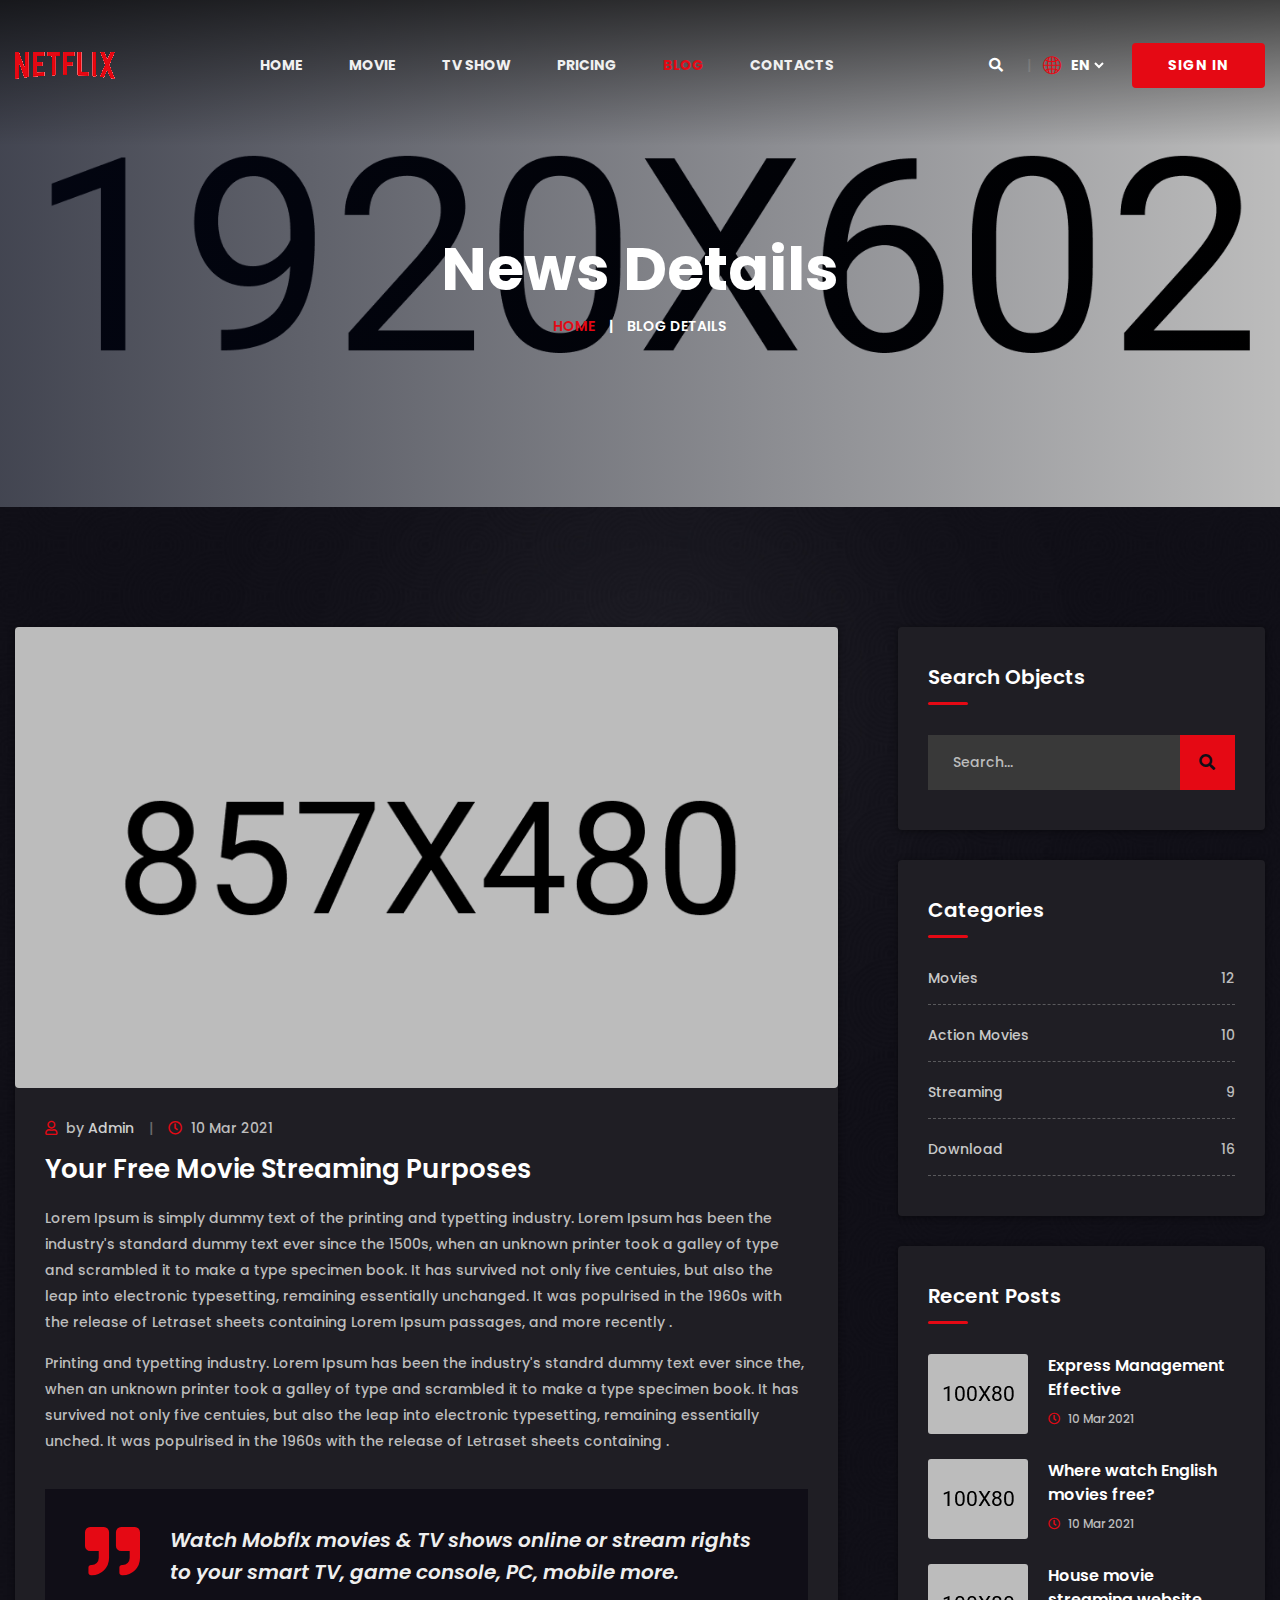
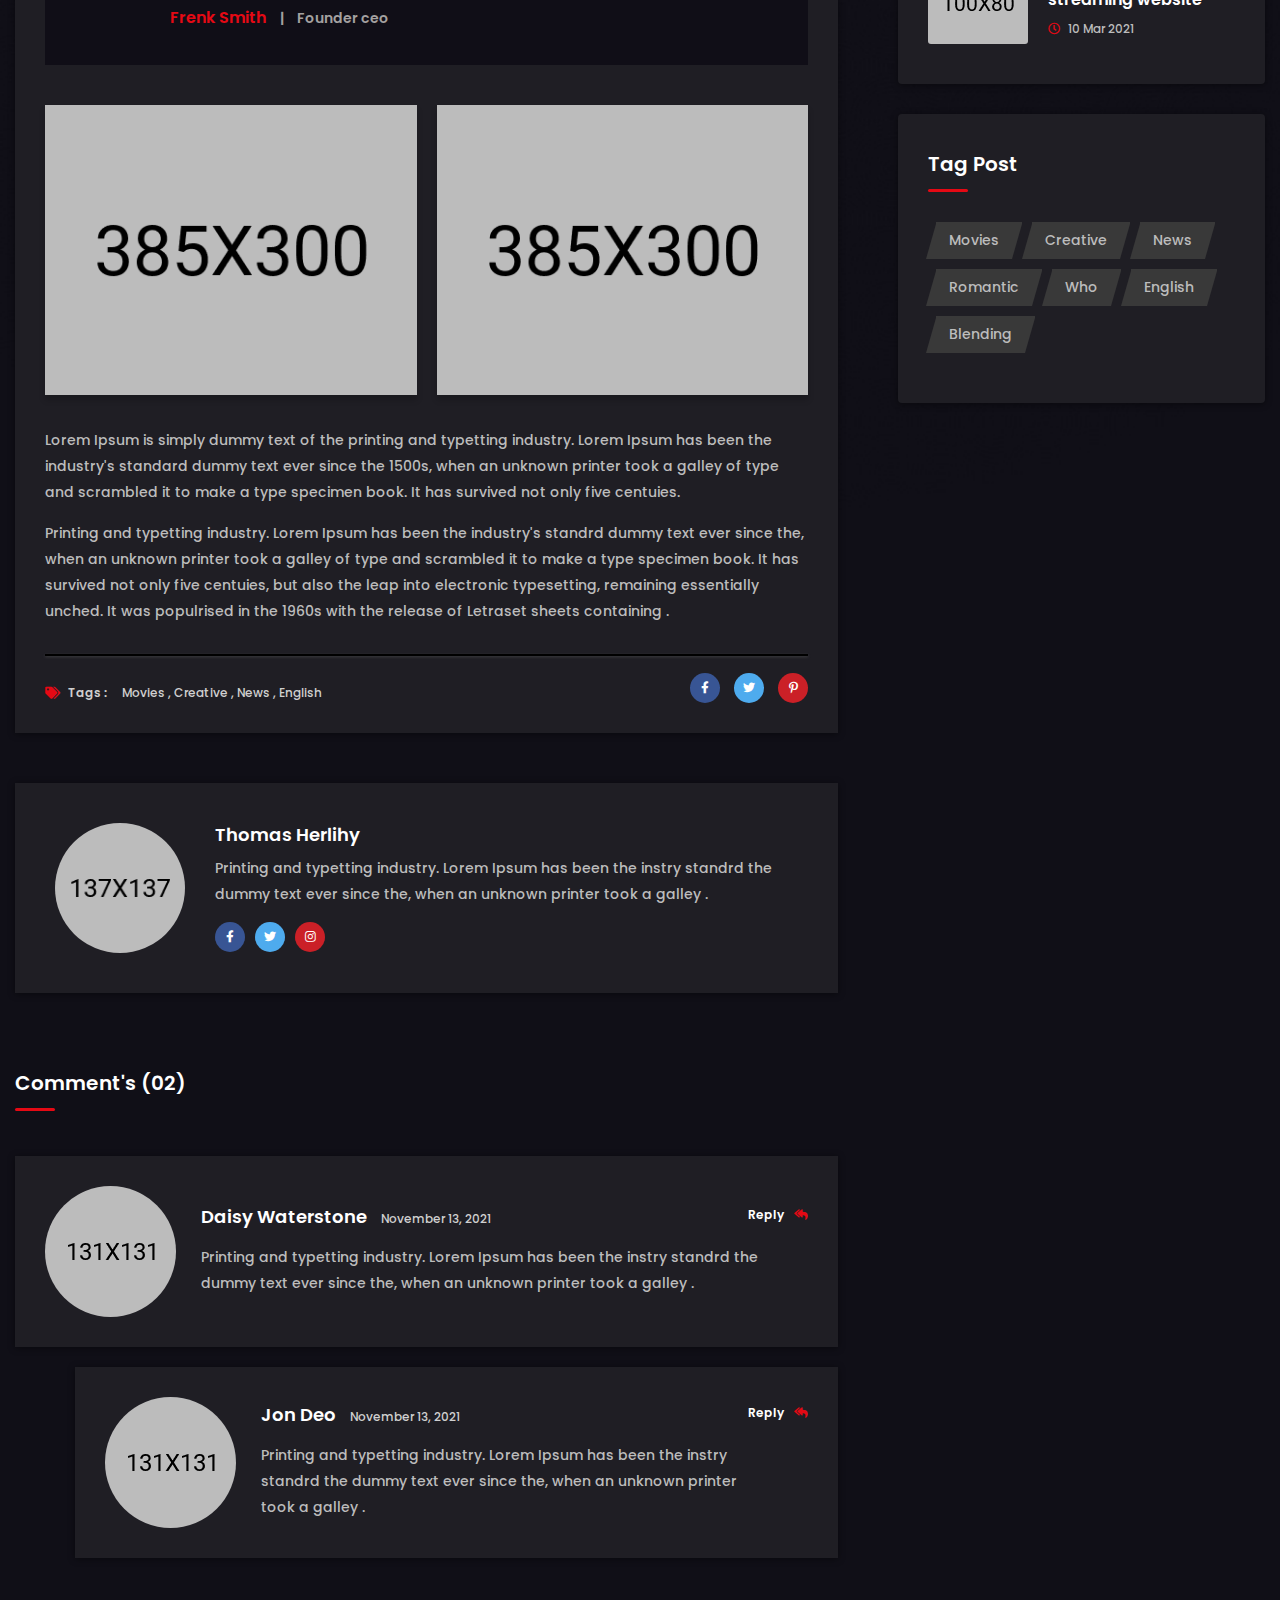
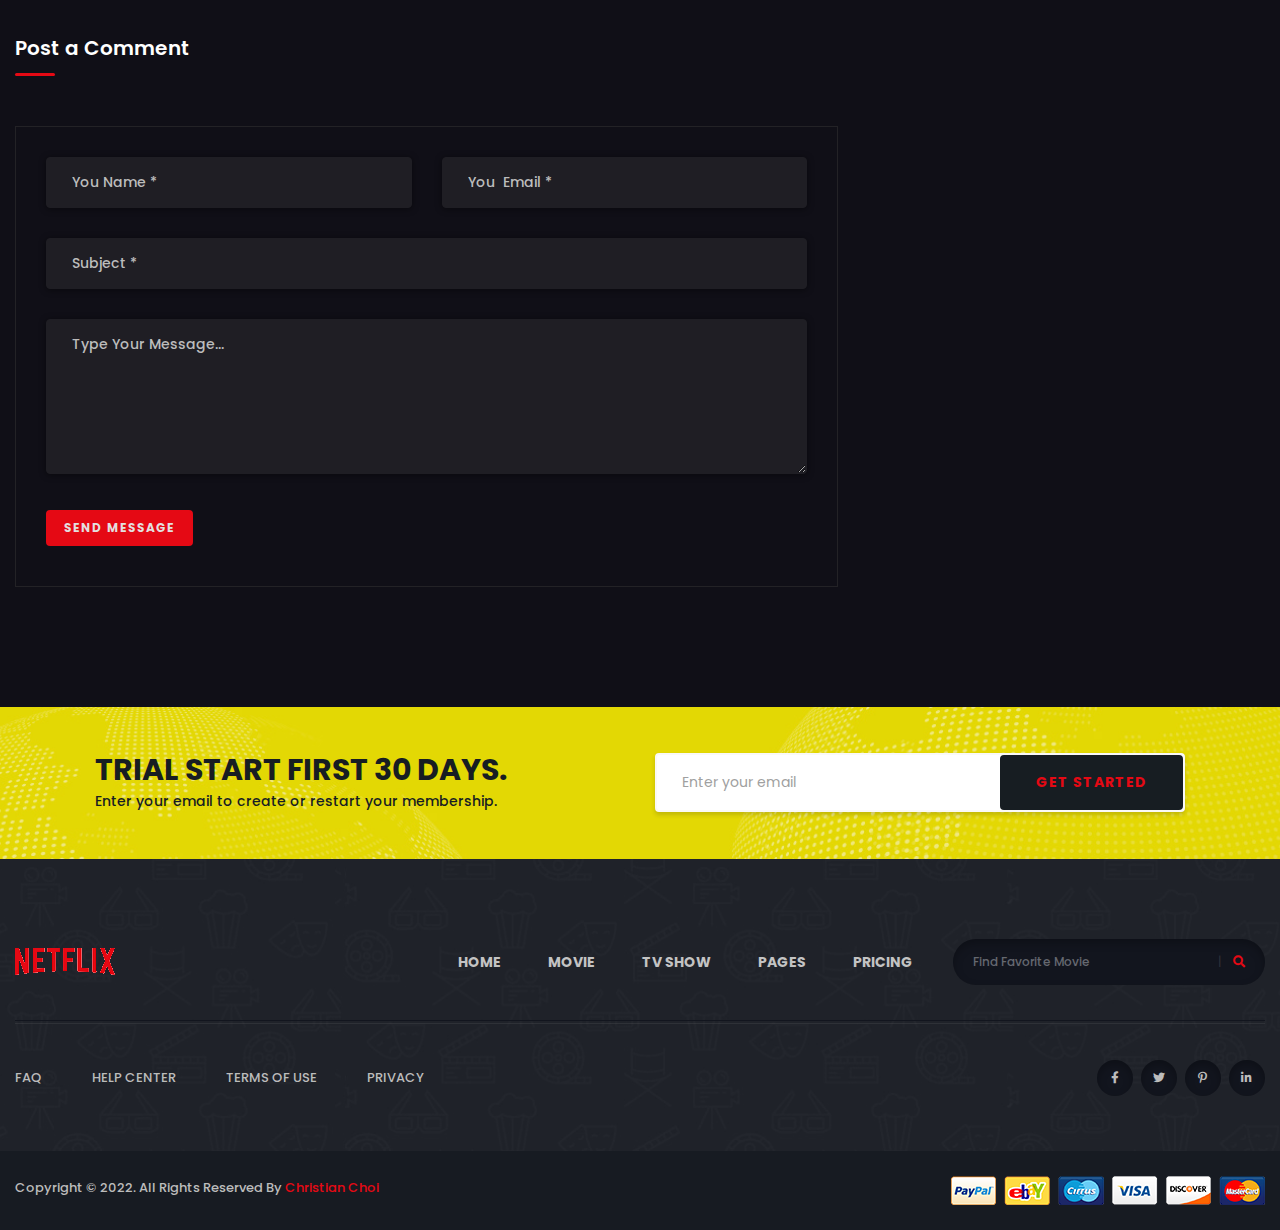
<file: blog-details.html>
<!doctype html>
<html class="no-js" lang="en">
    <head>
        <meta charset="utf-8">
        <meta http-equiv="x-ua-compatible" content="ie=edge">
        <title>Netflix</title>
        <meta name="description" content="">
        <meta name="viewport" content="width=device-width, initial-scale=1">

		<link rel="shortcut icon" type="image/x-icon" href="img/favicon.png">
        <!-- Place favicon.ico in the root directory -->

		<!-- CSS here -->
        <link rel="stylesheet" href="css/bootstrap.min.css">
        <link rel="stylesheet" href="css/animate.min.css">
        <link rel="stylesheet" href="css/magnific-popup.css">
        <link rel="stylesheet" href="css/fontawesome-all.min.css">
        <link rel="stylesheet" href="css/owl.carousel.min.css">
        <link rel="stylesheet" href="css/flaticon.css">
        <link rel="stylesheet" href="css/odometer.css">
        <link rel="stylesheet" href="css/aos.css">
        <link rel="stylesheet" href="css/slick.css">
        <link rel="stylesheet" href="css/default.css">
        <link rel="stylesheet" href="css/style.css">
        <link rel="stylesheet" href="css/responsive.css">
    </head>
    <body>


        <!-- preloader -->
        <div id="preloader">
            <div id="loading-center">
                <div id="loading-center-absolute">
                    <img src="img/preloader.svg" alt="">
                </div>
            </div>
        </div>
        <!-- preloader-end -->

		<!-- Scroll-top -->
        <button class="scroll-top scroll-to-target" data-target="html">
            <i class="fas fa-angle-up"></i>
        </button>
        <!-- Scroll-top-end-->

        <!-- header-area -->
        <header>
            <div id="sticky-header" class="menu-area transparent-header">
                <div class="container custom-container">
                    <div class="row">
                        <div class="col-12">
                            <div class="mobile-nav-toggler"><i class="fas fa-bars"></i></div>
                            <div class="menu-wrap">
                                <nav class="menu-nav show">
                                    <div class="logo">
                                        <a href="index.html">
                                            <img src="img/logo/logo.png" alt="Logo">
                                        </a>
                                    </div>
                                    <div class="navbar-wrap main-menu d-none d-lg-flex">
                                        <ul class="navigation">
                                            <li class="menu-item-has-children"><a href="#">Home</a>
                                                <ul class="submenu">
                                                    <li><a href="index.html">Home One</a></li>
                                                    <li><a href="index-2.html">Home Two</a></li>
                                                </ul>
                                            </li>
                                            <li class="menu-item-has-children"><a href="#">Movie</a>
                                                <ul class="submenu">
                                                    <li><a href="movie.html">Movie</a></li>
                                                    <li><a href="movie-details.html">Movie Details</a></li>
                                                </ul>
                                            </li>
                                            <li><a href="tv-show.html">tv show</a></li>
                                            <li><a href="pricing.html">Pricing</a></li>
                                            <li class="active menu-item-has-children"><a href="#">blog</a>
                                                <ul class="submenu">
                                                    <li><a href="blog.html">Our Blog</a></li>
                                                    <li class="active"><a href="blog-details.html">Blog Details</a></li>
                                                </ul>
                                            </li>
                                            <li><a href="contact.html">contacts</a></li>
                                        </ul>
                                    </div>
                                    <div class="header-action d-none d-md-block">
                                        <ul>
                                            <li class="header-search"><a href="#" data-toggle="modal" data-target="#search-modal"><i class="fas fa-search"></i></a></li>
                                            <li class="header-lang">
                                                <form action="#">
                                                    <div class="icon"><i class="flaticon-globe"></i></div>
                                                    <select id="lang-dropdown">
                                                        <option value="">En</option>
                                                        <option value="">Au</option>
                                                        <option value="">AR</option>
                                                        <option value="">TU</option>
                                                    </select>
                                                </form>
                                            </li>
                                            <li class="header-btn"><a href="#" class="btn">Sign In</a></li>
                                        </ul>
                                    </div>
                                </nav>
                            </div>

                            <!-- Mobile Menu  -->
                            <div class="mobile-menu">
                                <div class="close-btn"><i class="fas fa-times"></i></div>

                                <nav class="menu-box">
                                    <div class="nav-logo"><a href="index.html"><img src="img/logo/logo.png" alt="" title=""></a>
                                    </div>
                                    <div class="menu-outer">
                                        <!--Here Menu Will Come Automatically Via Javascript / Same Menu as in Header-->
                                    </div>
                                    <div class="social-links">
                                        <ul class="clearfix">
                                            <li><a href="#"><span class="fab fa-twitter"></span></a></li>
                                            <li><a href="#"><span class="fab fa-facebook-square"></span></a></li>
                                            <li><a href="#"><span class="fab fa-pinterest-p"></span></a></li>
                                            <li><a href="#"><span class="fab fa-instagram"></span></a></li>
                                            <li><a href="#"><span class="fab fa-youtube"></span></a></li>
                                        </ul>
                                    </div>
                                </nav>
                            </div>
                            <div class="menu-backdrop"></div>
                            <!-- End Mobile Menu -->

                            <!-- Modal Search -->
                            <div class="modal fade" id="search-modal" tabindex="-1" role="dialog" aria-hidden="true">
                                <div class="modal-dialog" role="document">
                                    <div class="modal-content">
                                        <form>
                                            <input type="text" placeholder="Search here...">
                                            <button><i class="fas fa-search"></i></button>
                                        </form>
                                    </div>
                                </div>
                            </div>
                            <!-- Modal Search-end -->

                        </div>
                    </div>
                </div>
            </div>
        </header>
        <!-- header-area-end -->


        <!-- main-area -->
        <main>

            <!-- breadcrumb-area -->
            <section class="breadcrumb-area breadcrumb-bg" data-background="img/bg/breadcrumb_bg.jpg">
                <div class="container">
                    <div class="row">
                        <div class="col-12">
                            <div class="breadcrumb-content">
                                <h2 class="title">News Details</h2>
                                <nav aria-label="breadcrumb">
                                    <ol class="breadcrumb">
                                        <li class="breadcrumb-item"><a href="index.html">Home</a></li>
                                        <li class="breadcrumb-item active" aria-current="page">Blog Details</li>
                                    </ol>
                                </nav>
                            </div>
                        </div>
                    </div>
                </div>
            </section>
            <!-- breadcrumb-area-end -->

            <!-- blog-details-area -->
            <section class="blog-details-area blog-bg" data-background="img/bg/blog_bg.jpg">
                <div class="container">
                    <div class="row">
                        <div class="col-lg-8">
                            <div class="blog-post-item blog-details-wrap">
                                <div class="blog-post-thumb">
                                    <a href="blog-details.html"><img src="img/blog/blog_thumb01.jpg" alt=""></a>
                                </div>
                                <div class="blog-post-content">
                                    <div class="blog-details-top-meta">
                                        <span class="user"><i class="far fa-user"></i> by <a href="#">Admin</a></span>
                                        <span class="date"><i class="far fa-clock"></i> 10 Mar 2021</span>
                                    </div>
                                    <h2 class="title">Your Free Movie Streaming Purposes</h2>
                                    <p>Lorem Ipsum is simply dummy text of the printing and typetting industry. Lorem Ipsum has been the industry's standard
                                    dummy text ever since the 1500s, when an unknown printer took a galley of type and scrambled it to make a type specimen
                                    book. It has survived not only five centuies, but also the leap into electronic typesetting, remaining essentially
                                    unchanged. It was populrised in the 1960s with the release of Letraset sheets containing Lorem Ipsum passages, and more
                                    recently .</p>
                                    <p>Printing and typetting industry. Lorem Ipsum has been the industry's standrd dummy text ever since the, when an unknown
                                    printer took a galley of type and scrambled it to make a type specimen book. It has survived not only five centuies, but
                                    also the leap into electronic typesetting, remaining essentially unched. It was populrised in the 1960s with the release
                                    of Letraset sheets containing .</p>
                                    <blockquote>
                                        <i class="fas fa-quote-right"></i>
                                        <p>Watch Mobflx movies & TV shows online or stream rights to your smart TV, game console, PC, mobile more.</p>
                                        <figure><span>Frenk Smith</span> Founder ceo</figure>
                                    </blockquote>
                                    <div class="blog-img-wrap">
                                        <div class="row">
                                            <div class="col-sm-6">
                                                <img src="img/blog/blog_details_img01.jpg" alt="">
                                            </div>
                                            <div class="col-sm-6">
                                                <img src="img/blog/blog_details_img02.jpg" alt="">
                                            </div>
                                        </div>
                                    </div>
                                    <p>Lorem Ipsum is simply dummy text of the printing and typetting industry. Lorem Ipsum has been the industry's standard
                                    dummy text ever since the 1500s, when an unknown printer took a galley of type and scrambled it to make a type specimen
                                    book. It has survived not only five centuies.</p>
                                    <p>Printing and typetting industry. Lorem Ipsum has been the industry's standrd dummy text ever since the, when an unknown
                                    printer took a galley of type and scrambled it to make a type specimen book. It has survived not only five centuies, but
                                    also the leap into electronic typesetting, remaining essentially unched. It was populrised in the 1960s with the release
                                    of Letraset sheets containing .</p>
                                    <div class="blog-post-meta">
                                        <div class="blog-details-tags">
                                            <ul>
                                                <li><i class="fas fa-tags"></i> <span>Tags :</span></li>
                                                <li><a href="#">Movies ,</a> <a href="#">Creative ,</a> <a href="#">News ,</a> <a href="#">English</a></li>
                                            </ul>
                                        </div>
                                        <div class="blog-post-share">
                                            <a href="#"><i class="fab fa-facebook-f"></i></a>
                                            <a href="#"><i class="fab fa-twitter"></i></a>
                                            <a href="#"><i class="fab fa-pinterest-p"></i></a>
                                        </div>
                                    </div>
                                </div>
                            </div>
                            <div class="avatar-post mt-40 mb-80">
                                <div class="post-avatar-img">
                                    <img src="img/blog/post_avatar_img.png" alt="img">
                                </div>
                                <div class="post-avatar-content">
                                    <h5>Thomas Herlihy</h5>
                                    <p>Printing and typetting industry. Lorem Ipsum has been the instry standrd the dummy
                                    text ever since the, when an unknown printer took a galley .</p>
                                    <ul>
                                        <li><a href="#"><i class="fab fa-facebook-f"></i></a></li>
                                        <li><a href="#"><i class="fab fa-twitter"></i></a></li>
                                        <li><a href="#"><i class="fab fa-instagram"></i></a></li>
                                    </ul>
                                </div>
                            </div>
                            <div class="blog-comment mb-80">
                                <div class="widget-title mb-45">
                                    <h5 class="title">Comment's (02)</h5>
                                </div>
                                <ul>
                                    <li>
                                        <div class="single-comment">
                                            <div class="comment-avatar-img">
                                                <img src="img/blog/comment_avatar01.jpg" alt="img">
                                            </div>
                                            <div class="comment-text">
                                                <div class="comment-avatar-info">
                                                    <h5>Daisy Waterstone <span class="comment-date">November 13, 2021</span></h5>
                                                    <a href="#" class="comment-reply-link">Reply <i class="fas fa-reply-all"></i></a>
                                                </div>
                                                <p>Printing and typetting industry. Lorem Ipsum has been the instry standrd the dummy
                                                text ever since the, when an unknown printer took a galley .</p>
                                            </div>
                                        </div>
                                    </li>
                                    <li class="comment-reply">
                                        <div class="single-comment">
                                            <div class="comment-avatar-img">
                                                <img src="img/blog/comment_avatar02.jpg" alt="img">
                                            </div>
                                            <div class="comment-text">
                                                <div class="comment-avatar-info">
                                                    <h5>Jon Deo <span class="comment-date">November 13, 2021</span></h5>
                                                    <a href="#" class="comment-reply-link">Reply <i class="fas fa-reply-all"></i></a>
                                                </div>
                                                <p>Printing and typetting industry. Lorem Ipsum has been the instry standrd the dummy
                                                text ever since the, when an unknown printer took a galley .</p>
                                            </div>
                                        </div>
                                    </li>
                                </ul>
                            </div>
                            <div class="contact-form-wrap">
                                <div class="widget-title mb-50">
                                    <h5 class="title">Post a Comment</h5>
                                </div>
                                <div class="contact-form">
                                    <form action="#">
                                        <div class="row">
                                            <div class="col-md-6">
                                                <input type="text" placeholder="You Name *">
                                            </div>
                                            <div class="col-md-6">
                                                <input type="email" placeholder="You  Email *">
                                            </div>
                                        </div>
                                        <input type="text" placeholder="Subject *">
                                        <textarea name="message" placeholder="Type Your Message..."></textarea>
                                        <button class="btn">Send Message</button>
                                    </form>
                                </div>
                            </div>
                        </div>
                        <div class="col-lg-4">
                            <aside class="blog-sidebar">
                                <div class="widget blog-widget">
                                    <div class="widget-title mb-30">
                                        <h5 class="title">Search Objects</h5>
                                    </div>
                                    <form action="#" class="sidebar-search">
                                        <input type="text" placeholder="Search...">
                                        <button><i class="fas fa-search"></i></button>
                                    </form>
                                </div>
                                <div class="widget blog-widget">
                                    <div class="widget-title mb-30">
                                        <h5 class="title">Categories</h5>
                                    </div>
                                    <div class="sidebar-cat">
                                        <ul>
                                            <li><a href="#">Movies</a> <span>12</span></li>
                                            <li><a href="#">Action Movies</a> <span>10</span></li>
                                            <li><a href="#">Streaming</a> <span>9</span></li>
                                            <li><a href="#">Download</a> <span>16</span></li>
                                        </ul>
                                    </div>
                                </div>
                                <div class="widget blog-widget">
                                    <div class="widget-title mb-30">
                                        <h5 class="title">Recent Posts</h5>
                                    </div>
                                    <div class="rc-post">
                                        <ul>
                                            <li class="rc-post-item">
                                                <div class="thumb">
                                                    <a href="blog-details.html"><img src="img/blog/rc_post_thumb01.jpg" alt=""></a>
                                                </div>
                                                <div class="content">
                                                    <h5 class="title"><a href="blog-details.html">Express Management Effective</a></h5>
                                                    <span class="date"><i class="far fa-clock"></i> 10 Mar 2021</span>
                                                </div>
                                            </li>
                                            <li class="rc-post-item">
                                                <div class="thumb">
                                                    <a href="blog-details.html"><img src="img/blog/rc_post_thumb02.jpg" alt=""></a>
                                                </div>
                                                <div class="content">
                                                    <h5 class="title"><a href="blog-details.html">Where watch English movies free?</a></h5>
                                                    <span class="date"><i class="far fa-clock"></i> 10 Mar 2021</span>
                                                </div>
                                            </li>
                                            <li class="rc-post-item">
                                                <div class="thumb">
                                                    <a href="blog-details.html"><img src="img/blog/rc_post_thumb03.jpg" alt=""></a>
                                                </div>
                                                <div class="content">
                                                    <h5 class="title"><a href="blog-details.html">House movie streaming website</a></h5>
                                                    <span class="date"><i class="far fa-clock"></i> 10 Mar 2021</span>
                                                </div>
                                            </li>
                                        </ul>
                                    </div>
                                </div>
                                <div class="widget blog-widget">
                                    <div class="widget-title mb-30">
                                        <h5 class="title">Tag Post</h5>
                                    </div>
                                    <div class="tag-list">
                                        <ul>
                                            <li><a href="#">Movies</a></li>
                                            <li><a href="#">Creative</a></li>
                                            <li><a href="#">News</a></li>
                                            <li><a href="#">Romantic</a></li>
                                            <li><a href="#">Who</a></li>
                                            <li><a href="#">English</a></li>
                                            <li><a href="#">Blending</a></li>
                                        </ul>
                                    </div>
                                </div>
                            </aside>
                        </div>
                    </div>
                </div>
            </section>
            <!-- blog-area-end -->



            <!-- newsletter-area -->
            <section class="newsletter-area newsletter-bg" data-background="img/bg/newsletter_bg.jpg">
                <div class="container">
                    <div class="newsletter-inner-wrap">
                        <div class="row align-items-center">
                            <div class="col-lg-6">
                                <div class="newsletter-content">
                                    <h4>Trial Start First 30 Days.</h4>
                                    <p>Enter your email to create or restart your membership.</p>
                                </div>
                            </div>
                            <div class="col-lg-6">
                                <form action="#" class="newsletter-form">
                                    <input type="email" required placeholder="Enter your email">
                                    <button class="btn">get started</button>
                                </form>
                            </div>
                        </div>
                    </div>
                </div>
            </section>
            <!-- newsletter-area-end -->

        </main>
        <!-- main-area-end -->


        <!-- footer-area -->
        <footer>
            <div class="footer-top-wrap">
                <div class="container">
                    <div class="footer-menu-wrap">
                        <div class="row align-items-center">
                            <div class="col-lg-3">
                                <div class="footer-logo">
                                    <a href="index.html"><img src="img/logo/logo.png" alt=""></a>
                                </div>
                            </div>
                            <div class="col-lg-9">
                                <div class="footer-menu">
                                    <nav>
                                        <ul class="navigation">
                                            <li><a href="index.html">Home</a></li>
                                            <li><a href="index.html">Movie</a></li>
                                            <li><a href="index.html">tv show</a></li>
                                            <li><a href="index.html">pages</a></li>
                                            <li><a href="pricing.html">Pricing</a></li>
                                        </ul>
                                        <div class="footer-search">
                                            <form action="#">
                                                <input type="text" placeholder="Find Favorite Movie">
                                                <button><i class="fas fa-search"></i></button>
                                            </form>
                                        </div>
                                    </nav>
                                </div>
                            </div>
                        </div>
                    </div>
                    <div class="footer-quick-link-wrap">
                        <div class="row align-items-center">
                            <div class="col-md-7">
                                <div class="quick-link-list">
                                    <ul>
                                        <li><a href="#">FAQ</a></li>
                                        <li><a href="#">Help Center</a></li>
                                        <li><a href="#">Terms of Use</a></li>
                                        <li><a href="#">Privacy</a></li>
                                    </ul>
                                </div>
                            </div>
                            <div class="col-md-5">
                                <div class="footer-social">
                                    <ul>
                                        <li><a href="#"><i class="fab fa-facebook-f"></i></a></li>
                                        <li><a href="#"><i class="fab fa-twitter"></i></a></li>
                                        <li><a href="#"><i class="fab fa-pinterest-p"></i></a></li>
                                        <li><a href="#"><i class="fab fa-linkedin-in"></i></a></li>
                                    </ul>
                                </div>
                            </div>
                        </div>
                    </div>
                </div>
            </div>
            <div class="copyright-wrap">
                <div class="container">
                    <div class="row">
                        <div class="col-lg-6 col-md-6">
                            <div class="copyright-text">
                                <p>Copyright &copy; 2022. All Rights Reserved By <a href="https://christianchoi.com/">Christian Choi</a></p>
                            </div>
                        </div>
                        <div class="col-lg-6 col-md-6">
                            <div class="payment-method-img text-center text-md-right">
                                <img src="img/images/card_img.png" alt="img">
                            </div>
                        </div>
                    </div>
                </div>
            </div>
        </footer>
        <!-- footer-area-end -->





		<!-- JS here -->
        <script src="js/vendor/jquery-3.6.0.min.js"></script>
        <script src="js/popper.min.js"></script>
        <script src="js/bootstrap.min.js"></script>
        <script src="js/isotope.pkgd.min.js"></script>
        <script src="js/imagesloaded.pkgd.min.js"></script>
        <script src="js/jquery.magnific-popup.min.js"></script>
        <script src="js/owl.carousel.min.js"></script>
        <script src="js/jquery.odometer.min.js"></script>
        <script src="js/jquery.appear.js"></script>
        <script src="js/slick.min.js"></script>
        <script src="js/ajax-form.js"></script>
        <script src="js/wow.min.js"></script>
        <script src="js/aos.js"></script>
        <script src="js/plugins.js"></script>
        <script src="js/main.js"></script>
    </body>
</html>
</file>
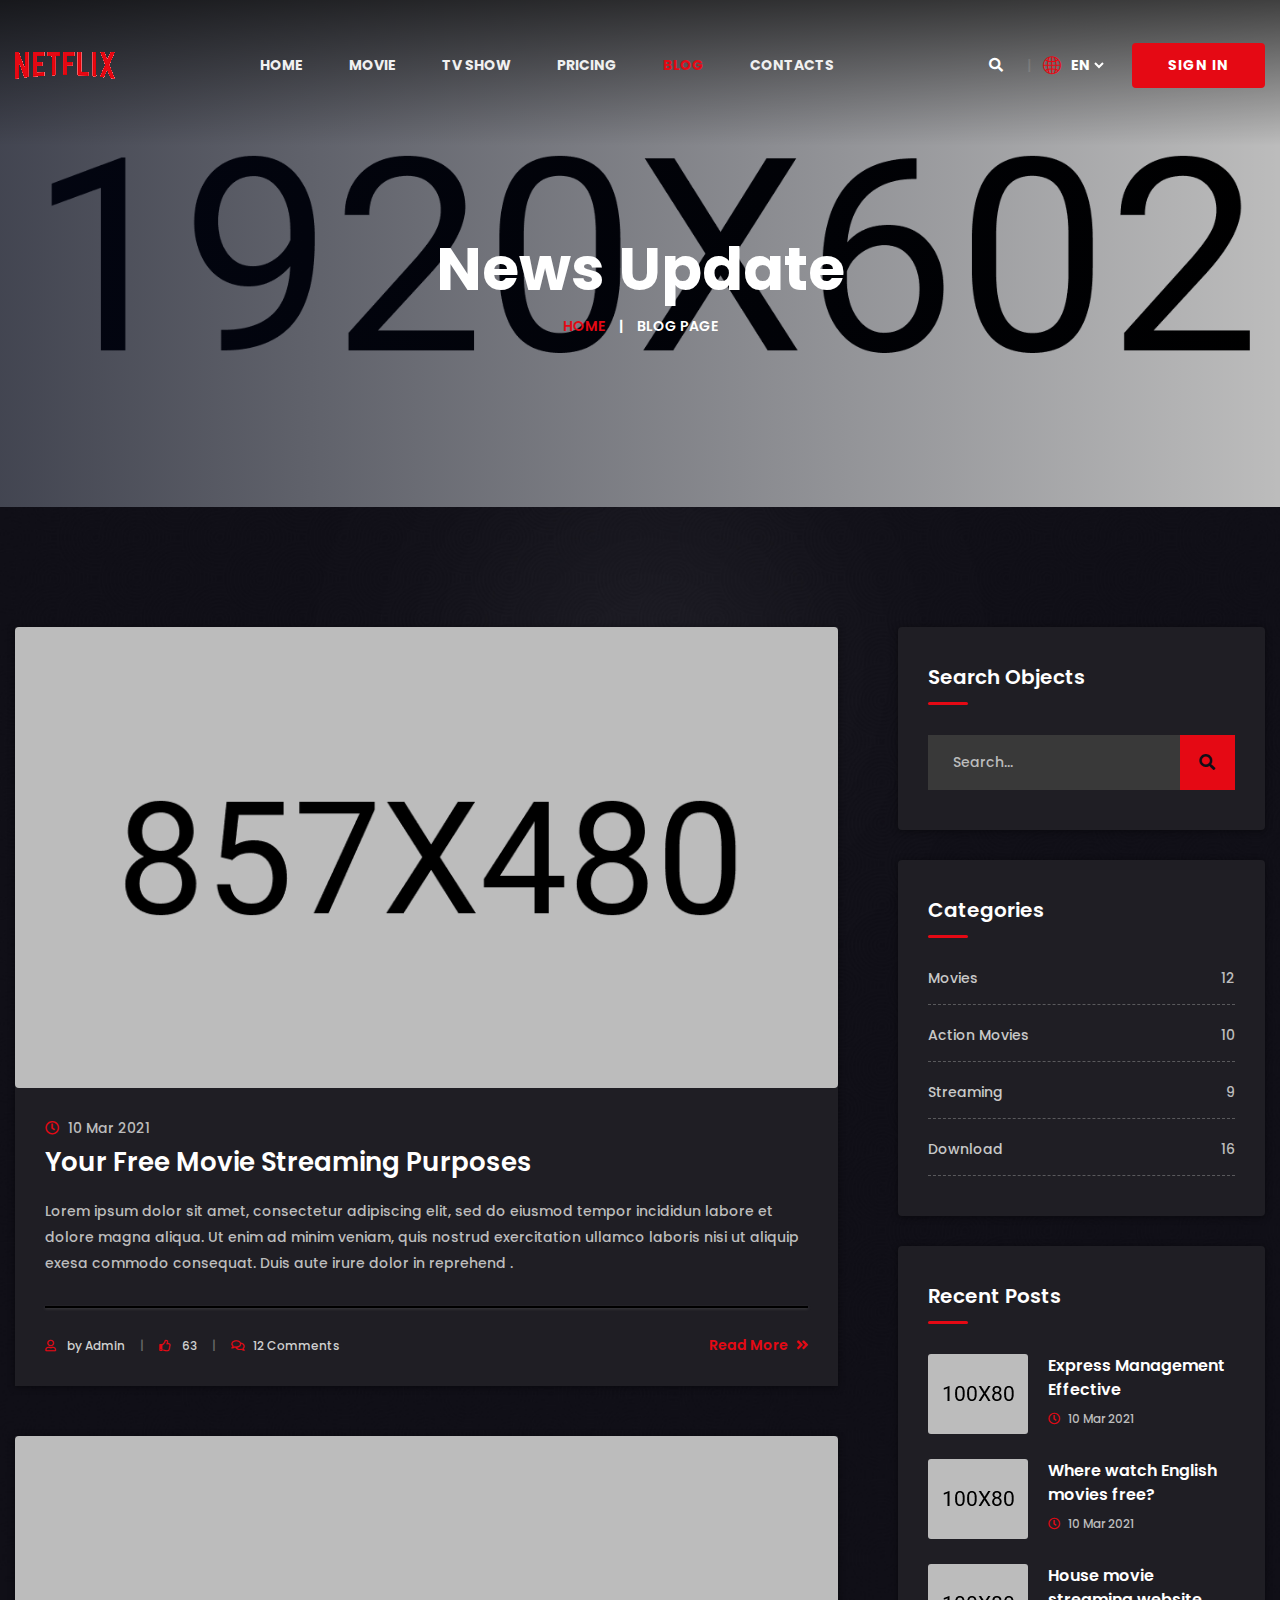
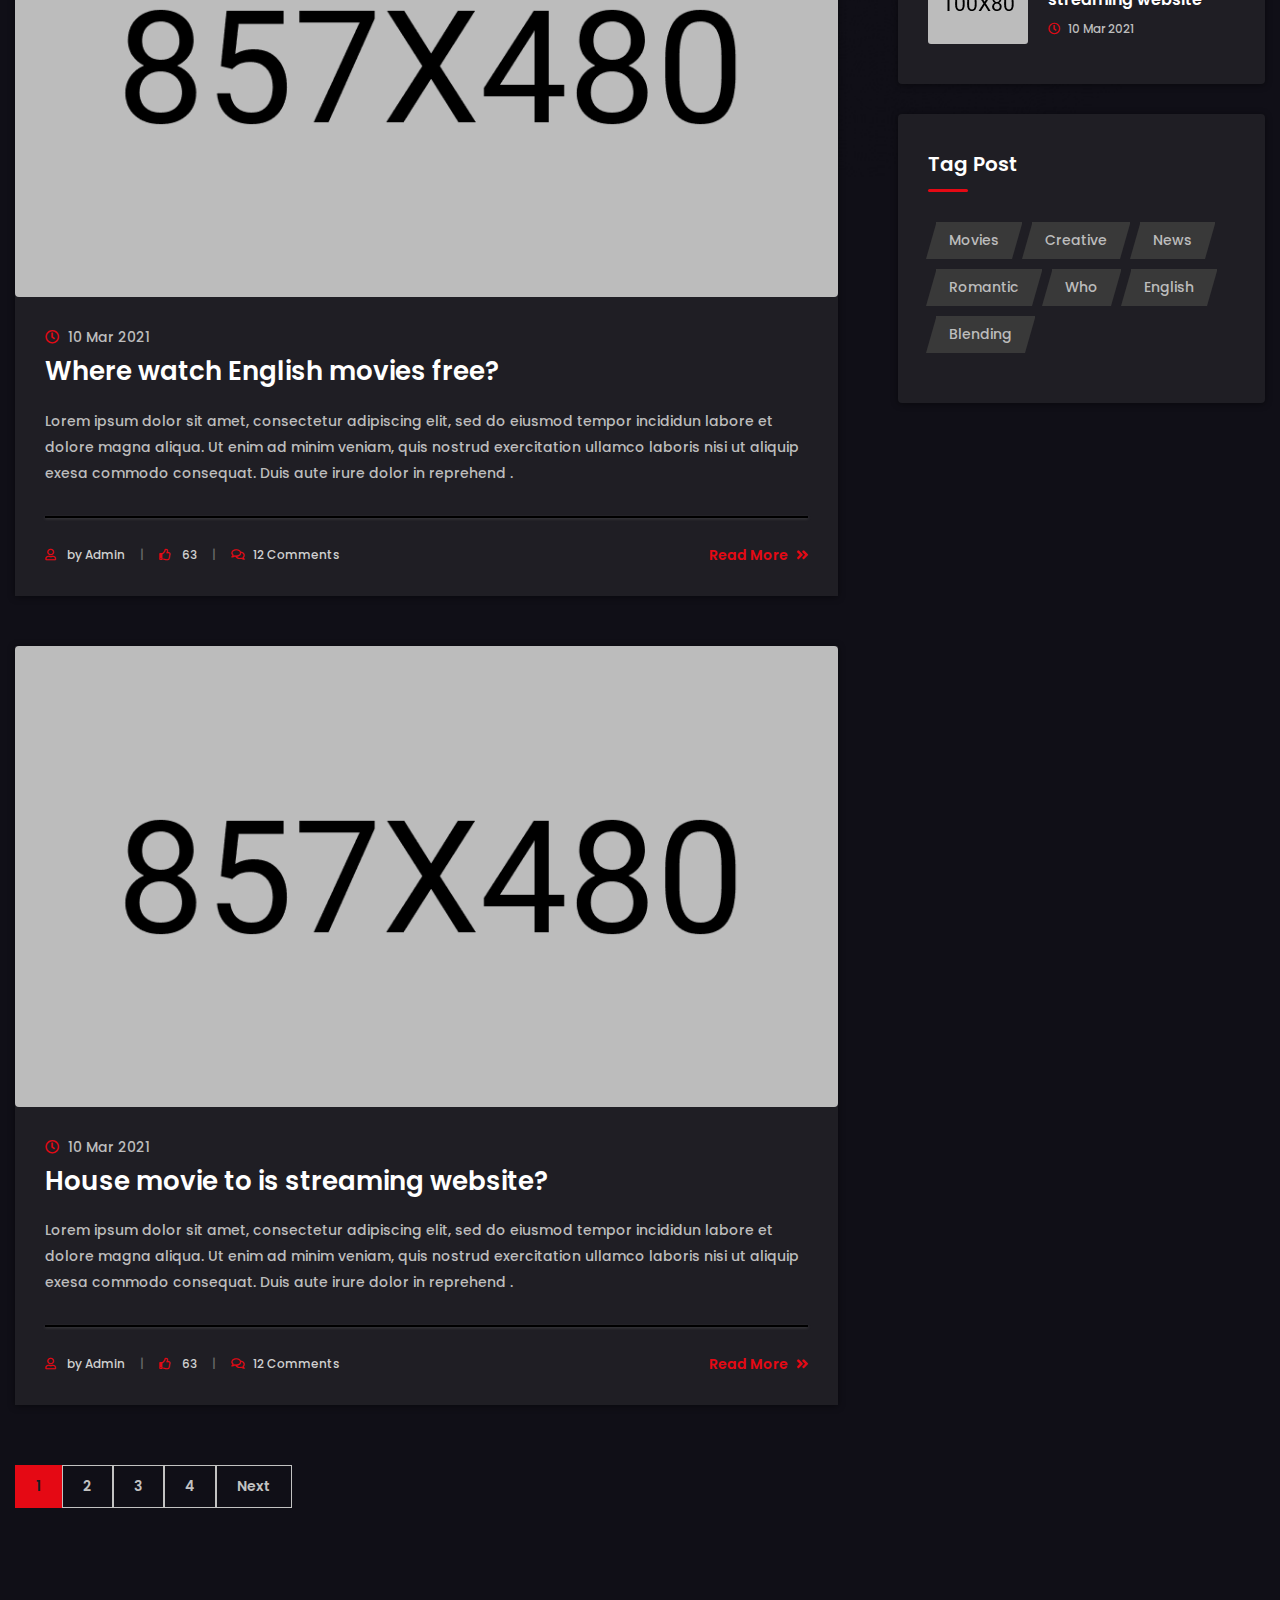
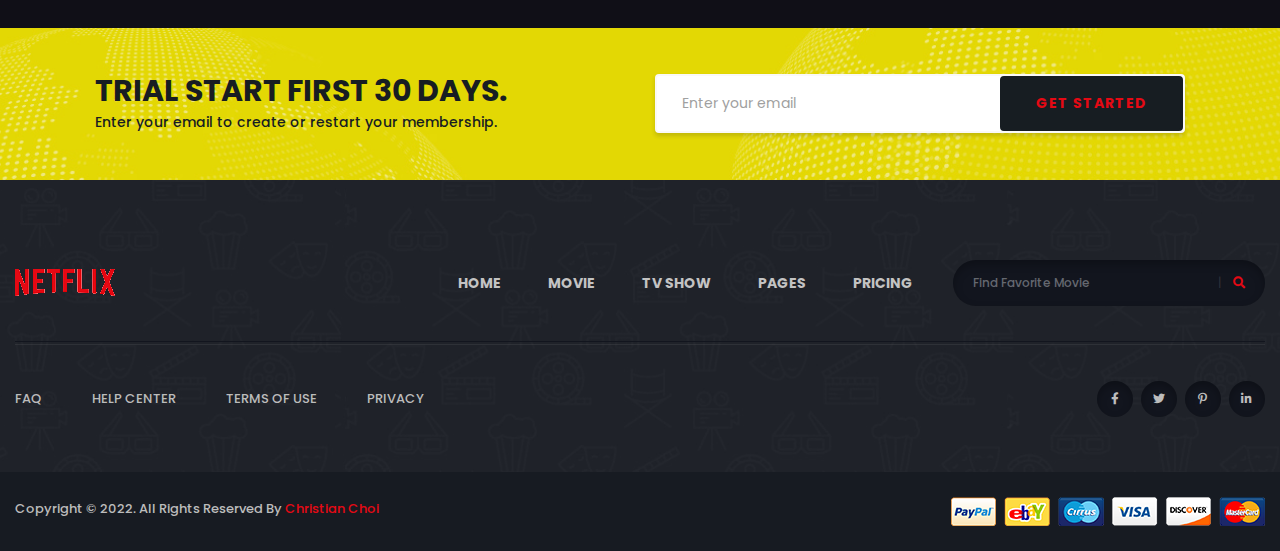
<file: blog.html>
<!doctype html>
<html class="no-js" lang="en">
    <head>
        <meta charset="utf-8">
        <meta http-equiv="x-ua-compatible" content="ie=edge">
        <title>Netflix</title>
        <meta name="description" content="">
        <meta name="viewport" content="width=device-width, initial-scale=1">

		<link rel="shortcut icon" type="image/x-icon" href="img/favicon.png">
        <!-- Place favicon.ico in the root directory -->

		<!-- CSS here -->
        <link rel="stylesheet" href="css/bootstrap.min.css">
        <link rel="stylesheet" href="css/animate.min.css">
        <link rel="stylesheet" href="css/magnific-popup.css">
        <link rel="stylesheet" href="css/fontawesome-all.min.css">
        <link rel="stylesheet" href="css/owl.carousel.min.css">
        <link rel="stylesheet" href="css/flaticon.css">
        <link rel="stylesheet" href="css/odometer.css">
        <link rel="stylesheet" href="css/aos.css">
        <link rel="stylesheet" href="css/slick.css">
        <link rel="stylesheet" href="css/default.css">
        <link rel="stylesheet" href="css/style.css">
        <link rel="stylesheet" href="css/responsive.css">
    </head>
    <body>

        <!-- preloader -->
        <div id="preloader">
            <div id="loading-center">
                <div id="loading-center-absolute">
                    <img src="img/preloader.svg" alt="">
                </div>
            </div>
        </div>
        <!-- preloader-end -->

		<!-- Scroll-top -->
        <button class="scroll-top scroll-to-target" data-target="html">
            <i class="fas fa-angle-up"></i>
        </button>
        <!-- Scroll-top-end-->

        <!-- header-area -->
        <header>
            <div id="sticky-header" class="menu-area transparent-header">
                <div class="container custom-container">
                    <div class="row">
                        <div class="col-12">
                            <div class="mobile-nav-toggler"><i class="fas fa-bars"></i></div>
                            <div class="menu-wrap">
                                <nav class="menu-nav show">
                                    <div class="logo">
                                        <a href="index.html">
                                            <img src="img/logo/logo.png" alt="Logo">
                                        </a>
                                    </div>
                                    <div class="navbar-wrap main-menu d-none d-lg-flex">
                                        <ul class="navigation">
                                            <li class="menu-item-has-children"><a href="#">Home</a>
                                                <ul class="submenu">
                                                    <li><a href="index.html">Home One</a></li>
                                                    <li><a href="index-2.html">Home Two</a></li>
                                                </ul>
                                            </li>
                                            <li class="menu-item-has-children"><a href="#">Movie</a>
                                                <ul class="submenu">
                                                    <li><a href="movie.html">Movie</a></li>
                                                    <li><a href="movie-details.html">Movie Details</a></li>
                                                </ul>
                                            </li>
                                            <li><a href="tv-show.html">tv show</a></li>
                                            <li><a href="pricing.html">Pricing</a></li>
                                            <li class="active menu-item-has-children"><a href="#">blog</a>
                                                <ul class="submenu">
                                                    <li class="active"><a href="blog.html">Our Blog</a></li>
                                                    <li><a href="blog-details.html">Blog Details</a></li>
                                                </ul>
                                            </li>
                                            <li><a href="contact.html">contacts</a></li>
                                        </ul>
                                    </div>
                                    <div class="header-action d-none d-md-block">
                                        <ul>
                                            <li class="header-search"><a href="#" data-toggle="modal" data-target="#search-modal"><i class="fas fa-search"></i></a></li>
                                            <li class="header-lang">
                                                <form action="#">
                                                    <div class="icon"><i class="flaticon-globe"></i></div>
                                                    <select id="lang-dropdown">
                                                        <option value="">En</option>
                                                        <option value="">Au</option>
                                                        <option value="">AR</option>
                                                        <option value="">TU</option>
                                                    </select>
                                                </form>
                                            </li>
                                            <li class="header-btn"><a href="#" class="btn">Sign In</a></li>
                                        </ul>
                                    </div>
                                </nav>
                            </div>

                            <!-- Mobile Menu  -->
                            <div class="mobile-menu">
                                <div class="close-btn"><i class="fas fa-times"></i></div>

                                <nav class="menu-box">
                                    <div class="nav-logo"><a href="index.html"><img src="img/logo/logo.png" alt="" title=""></a>
                                    </div>
                                    <div class="menu-outer">
                                        <!--Here Menu Will Come Automatically Via Javascript / Same Menu as in Header-->
                                    </div>
                                    <div class="social-links">
                                        <ul class="clearfix">
                                            <li><a href="#"><span class="fab fa-twitter"></span></a></li>
                                            <li><a href="#"><span class="fab fa-facebook-square"></span></a></li>
                                            <li><a href="#"><span class="fab fa-pinterest-p"></span></a></li>
                                            <li><a href="#"><span class="fab fa-instagram"></span></a></li>
                                            <li><a href="#"><span class="fab fa-youtube"></span></a></li>
                                        </ul>
                                    </div>
                                </nav>
                            </div>
                            <div class="menu-backdrop"></div>
                            <!-- End Mobile Menu -->

                            <!-- Modal Search -->
                            <div class="modal fade" id="search-modal" tabindex="-1" role="dialog" aria-hidden="true">
                                <div class="modal-dialog" role="document">
                                    <div class="modal-content">
                                        <form>
                                            <input type="text" placeholder="Search here...">
                                            <button><i class="fas fa-search"></i></button>
                                        </form>
                                    </div>
                                </div>
                            </div>
                            <!-- Modal Search-end -->

                        </div>
                    </div>
                </div>
            </div>
        </header>
        <!-- header-area-end -->


        <!-- main-area -->
        <main>

            <!-- breadcrumb-area -->
            <section class="breadcrumb-area breadcrumb-bg" data-background="img/bg/breadcrumb_bg.jpg">
                <div class="container">
                    <div class="row">
                        <div class="col-12">
                            <div class="breadcrumb-content">
                                <h2 class="title">News Update</h2>
                                <nav aria-label="breadcrumb">
                                    <ol class="breadcrumb">
                                        <li class="breadcrumb-item"><a href="index.html">Home</a></li>
                                        <li class="breadcrumb-item active" aria-current="page">Blog Page</li>
                                    </ol>
                                </nav>
                            </div>
                        </div>
                    </div>
                </div>
            </section>
            <!-- breadcrumb-area-end -->

            <!-- blog-area -->
            <section class="blog-area blog-bg" data-background="img/bg/blog_bg.jpg">
                <div class="container">
                    <div class="row">
                        <div class="col-lg-8">
                            <div class="blog-post-item">
                                <div class="blog-post-thumb">
                                    <a href="blog-details.html"><img src="img/blog/blog_thumb01.jpg" alt=""></a>
                                </div>
                                <div class="blog-post-content">
                                    <span class="date"><i class="far fa-clock"></i> 10 Mar 2021</span>
                                    <h2 class="title"><a href="blog-details.html">Your Free Movie Streaming Purposes</a></h2>
                                    <p>Lorem ipsum dolor sit amet, consectetur adipiscing elit, sed do eiusmod tempor incididun
                                        labore et dolore magna aliqua.
                                        Ut enim ad minim veniam, quis nostrud exercitation ullamco laboris nisi ut aliquip exesa
                                        commodo consequat. Duis aute
                                        irure dolor in reprehend .</p>
                                    <div class="blog-post-meta">
                                        <ul>
                                            <li><i class="far fa-user"></i> by <a href="#">Admin</a></li>
                                            <li><i class="far fa-thumbs-up"></i> 63</li>
                                            <li><i class="far fa-comments"></i><a href="#">12 Comments</a></li>
                                        </ul>
                                        <div class="read-more">
                                            <a href="blog-details.html">Read More <i class="fas fa-angle-double-right"></i></a>
                                        </div>
                                    </div>
                                </div>
                            </div>
                            <div class="blog-post-item">
                                <div class="blog-post-thumb">
                                    <a href="blog-details.html"><img src="img/blog/blog_thumb02.jpg" alt=""></a>
                                </div>
                                <div class="blog-post-content">
                                    <span class="date"><i class="far fa-clock"></i> 10 Mar 2021</span>
                                    <h2 class="title"><a href="blog-details.html">Where watch English movies free?</a></h2>
                                    <p>Lorem ipsum dolor sit amet, consectetur adipiscing elit, sed do eiusmod tempor incididun
                                        labore et dolore magna aliqua.
                                        Ut enim ad minim veniam, quis nostrud exercitation ullamco laboris nisi ut aliquip exesa
                                        commodo consequat. Duis aute
                                        irure dolor in reprehend .</p>
                                    <div class="blog-post-meta">
                                        <ul>
                                            <li><i class="far fa-user"></i> by <a href="#">Admin</a></li>
                                            <li><i class="far fa-thumbs-up"></i> 63</li>
                                            <li><i class="far fa-comments"></i><a href="#">12 Comments</a></li>
                                        </ul>
                                        <div class="read-more">
                                            <a href="blog-details.html">Read More <i class="fas fa-angle-double-right"></i></a>
                                        </div>
                                    </div>
                                </div>
                            </div>
                            <div class="blog-post-item">
                                <div class="blog-post-thumb">
                                    <a href="blog-details.html"><img src="img/blog/blog_thumb03.jpg" alt=""></a>
                                </div>
                                <div class="blog-post-content">
                                    <span class="date"><i class="far fa-clock"></i> 10 Mar 2021</span>
                                    <h2 class="title"><a href="blog-details.html">House movie to is streaming website?</a></h2>
                                    <p>Lorem ipsum dolor sit amet, consectetur adipiscing elit, sed do eiusmod tempor incididun
                                        labore et dolore magna aliqua.
                                        Ut enim ad minim veniam, quis nostrud exercitation ullamco laboris nisi ut aliquip exesa
                                        commodo consequat. Duis aute
                                        irure dolor in reprehend .</p>
                                    <div class="blog-post-meta">
                                        <ul>
                                            <li><i class="far fa-user"></i> by <a href="#">Admin</a></li>
                                            <li><i class="far fa-thumbs-up"></i> 63</li>
                                            <li><i class="far fa-comments"></i><a href="#">12 Comments</a></li>
                                        </ul>
                                        <div class="read-more">
                                            <a href="blog-details.html">Read More <i class="fas fa-angle-double-right"></i></a>
                                        </div>
                                    </div>
                                </div>
                            </div>
                            <div class="pagination-wrap mt-60">
                                <nav>
                                    <ul>
                                        <li class="active"><a href="#">1</a></li>
                                        <li><a href="#">2</a></li>
                                        <li><a href="#">3</a></li>
                                        <li><a href="#">4</a></li>
                                        <li><a href="#">Next</a></li>
                                    </ul>
                                </nav>
                            </div>
                        </div>
                        <div class="col-lg-4">
                            <aside class="blog-sidebar">
                                <div class="widget blog-widget">
                                    <div class="widget-title mb-30">
                                        <h5 class="title">Search Objects</h5>
                                    </div>
                                    <form action="#" class="sidebar-search">
                                        <input type="text" placeholder="Search...">
                                        <button><i class="fas fa-search"></i></button>
                                    </form>
                                </div>
                                <div class="widget blog-widget">
                                    <div class="widget-title mb-30">
                                        <h5 class="title">Categories</h5>
                                    </div>
                                    <div class="sidebar-cat">
                                        <ul>
                                            <li><a href="#">Movies</a> <span>12</span></li>
                                            <li><a href="#">Action Movies</a> <span>10</span></li>
                                            <li><a href="#">Streaming</a> <span>9</span></li>
                                            <li><a href="#">Download</a> <span>16</span></li>
                                        </ul>
                                    </div>
                                </div>
                                <div class="widget blog-widget">
                                    <div class="widget-title mb-30">
                                        <h5 class="title">Recent Posts</h5>
                                    </div>
                                    <div class="rc-post">
                                        <ul>
                                            <li class="rc-post-item">
                                                <div class="thumb">
                                                    <a href="blog-details.html"><img src="img/blog/rc_post_thumb01.jpg" alt=""></a>
                                                </div>
                                                <div class="content">
                                                    <h5 class="title"><a href="blog-details.html">Express Management Effective</a></h5>
                                                    <span class="date"><i class="far fa-clock"></i> 10 Mar 2021</span>
                                                </div>
                                            </li>
                                            <li class="rc-post-item">
                                                <div class="thumb">
                                                    <a href="blog-details.html"><img src="img/blog/rc_post_thumb02.jpg" alt=""></a>
                                                </div>
                                                <div class="content">
                                                    <h5 class="title"><a href="blog-details.html">Where watch English movies free?</a></h5>
                                                    <span class="date"><i class="far fa-clock"></i> 10 Mar 2021</span>
                                                </div>
                                            </li>
                                            <li class="rc-post-item">
                                                <div class="thumb">
                                                    <a href="blog-details.html"><img src="img/blog/rc_post_thumb03.jpg" alt=""></a>
                                                </div>
                                                <div class="content">
                                                    <h5 class="title"><a href="blog-details.html">House movie streaming website</a></h5>
                                                    <span class="date"><i class="far fa-clock"></i> 10 Mar 2021</span>
                                                </div>
                                            </li>
                                        </ul>
                                    </div>
                                </div>
                                <div class="widget blog-widget">
                                    <div class="widget-title mb-30">
                                        <h5 class="title">Tag Post</h5>
                                    </div>
                                    <div class="tag-list">
                                        <ul>
                                            <li><a href="#">Movies</a></li>
                                            <li><a href="#">Creative</a></li>
                                            <li><a href="#">News</a></li>
                                            <li><a href="#">Romantic</a></li>
                                            <li><a href="#">Who</a></li>
                                            <li><a href="#">English</a></li>
                                            <li><a href="#">Blending</a></li>
                                        </ul>
                                    </div>
                                </div>
                            </aside>
                        </div>
                    </div>
                </div>
            </section>
            <!-- blog-area-end -->



            <!-- newsletter-area -->
            <section class="newsletter-area newsletter-bg" data-background="img/bg/newsletter_bg.jpg">
                <div class="container">
                    <div class="newsletter-inner-wrap">
                        <div class="row align-items-center">
                            <div class="col-lg-6">
                                <div class="newsletter-content">
                                    <h4>Trial Start First 30 Days.</h4>
                                    <p>Enter your email to create or restart your membership.</p>
                                </div>
                            </div>
                            <div class="col-lg-6">
                                <form action="#" class="newsletter-form">
                                    <input type="email" required placeholder="Enter your email">
                                    <button class="btn">get started</button>
                                </form>
                            </div>
                        </div>
                    </div>
                </div>
            </section>
            <!-- newsletter-area-end -->

        </main>
        <!-- main-area-end -->


        <!-- footer-area -->
        <footer>
            <div class="footer-top-wrap">
                <div class="container">
                    <div class="footer-menu-wrap">
                        <div class="row align-items-center">
                            <div class="col-lg-3">
                                <div class="footer-logo">
                                    <a href="index.html"><img src="img/logo/logo.png" alt=""></a>
                                </div>
                            </div>
                            <div class="col-lg-9">
                                <div class="footer-menu">
                                    <nav>
                                        <ul class="navigation">
                                            <li><a href="index.html">Home</a></li>
                                            <li><a href="index.html">Movie</a></li>
                                            <li><a href="index.html">tv show</a></li>
                                            <li><a href="index.html">pages</a></li>
                                            <li><a href="pricing.html">Pricing</a></li>
                                        </ul>
                                        <div class="footer-search">
                                            <form action="#">
                                                <input type="text" placeholder="Find Favorite Movie">
                                                <button><i class="fas fa-search"></i></button>
                                            </form>
                                        </div>
                                    </nav>
                                </div>
                            </div>
                        </div>
                    </div>
                    <div class="footer-quick-link-wrap">
                        <div class="row align-items-center">
                            <div class="col-md-7">
                                <div class="quick-link-list">
                                    <ul>
                                        <li><a href="#">FAQ</a></li>
                                        <li><a href="#">Help Center</a></li>
                                        <li><a href="#">Terms of Use</a></li>
                                        <li><a href="#">Privacy</a></li>
                                    </ul>
                                </div>
                            </div>
                            <div class="col-md-5">
                                <div class="footer-social">
                                    <ul>
                                        <li><a href="#"><i class="fab fa-facebook-f"></i></a></li>
                                        <li><a href="#"><i class="fab fa-twitter"></i></a></li>
                                        <li><a href="#"><i class="fab fa-pinterest-p"></i></a></li>
                                        <li><a href="#"><i class="fab fa-linkedin-in"></i></a></li>
                                    </ul>
                                </div>
                            </div>
                        </div>
                    </div>
                </div>
            </div>
            <div class="copyright-wrap">
                <div class="container">
                    <div class="row">
                        <div class="col-lg-6 col-md-6">
                            <div class="copyright-text">
                                <p>Copyright &copy; 2022. All Rights Reserved By <a href="https://christianchoi.com/">Christian Choi</a></p>
                            </div>
                        </div>
                        <div class="col-lg-6 col-md-6">
                            <div class="payment-method-img text-center text-md-right">
                                <img src="img/images/card_img.png" alt="img">
                            </div>
                        </div>
                    </div>
                </div>
            </div>
        </footer>
        <!-- footer-area-end -->





		<!-- JS here -->
        <script src="js/vendor/jquery-3.6.0.min.js"></script>
        <script src="js/popper.min.js"></script>
        <script src="js/bootstrap.min.js"></script>
        <script src="js/isotope.pkgd.min.js"></script>
        <script src="js/imagesloaded.pkgd.min.js"></script>
        <script src="js/jquery.magnific-popup.min.js"></script>
        <script src="js/owl.carousel.min.js"></script>
        <script src="js/jquery.odometer.min.js"></script>
        <script src="js/jquery.appear.js"></script>
        <script src="js/slick.min.js"></script>
        <script src="js/ajax-form.js"></script>
        <script src="js/wow.min.js"></script>
        <script src="js/aos.js"></script>
        <script src="js/plugins.js"></script>
        <script src="js/main.js"></script>
    </body>
</html>
</file>
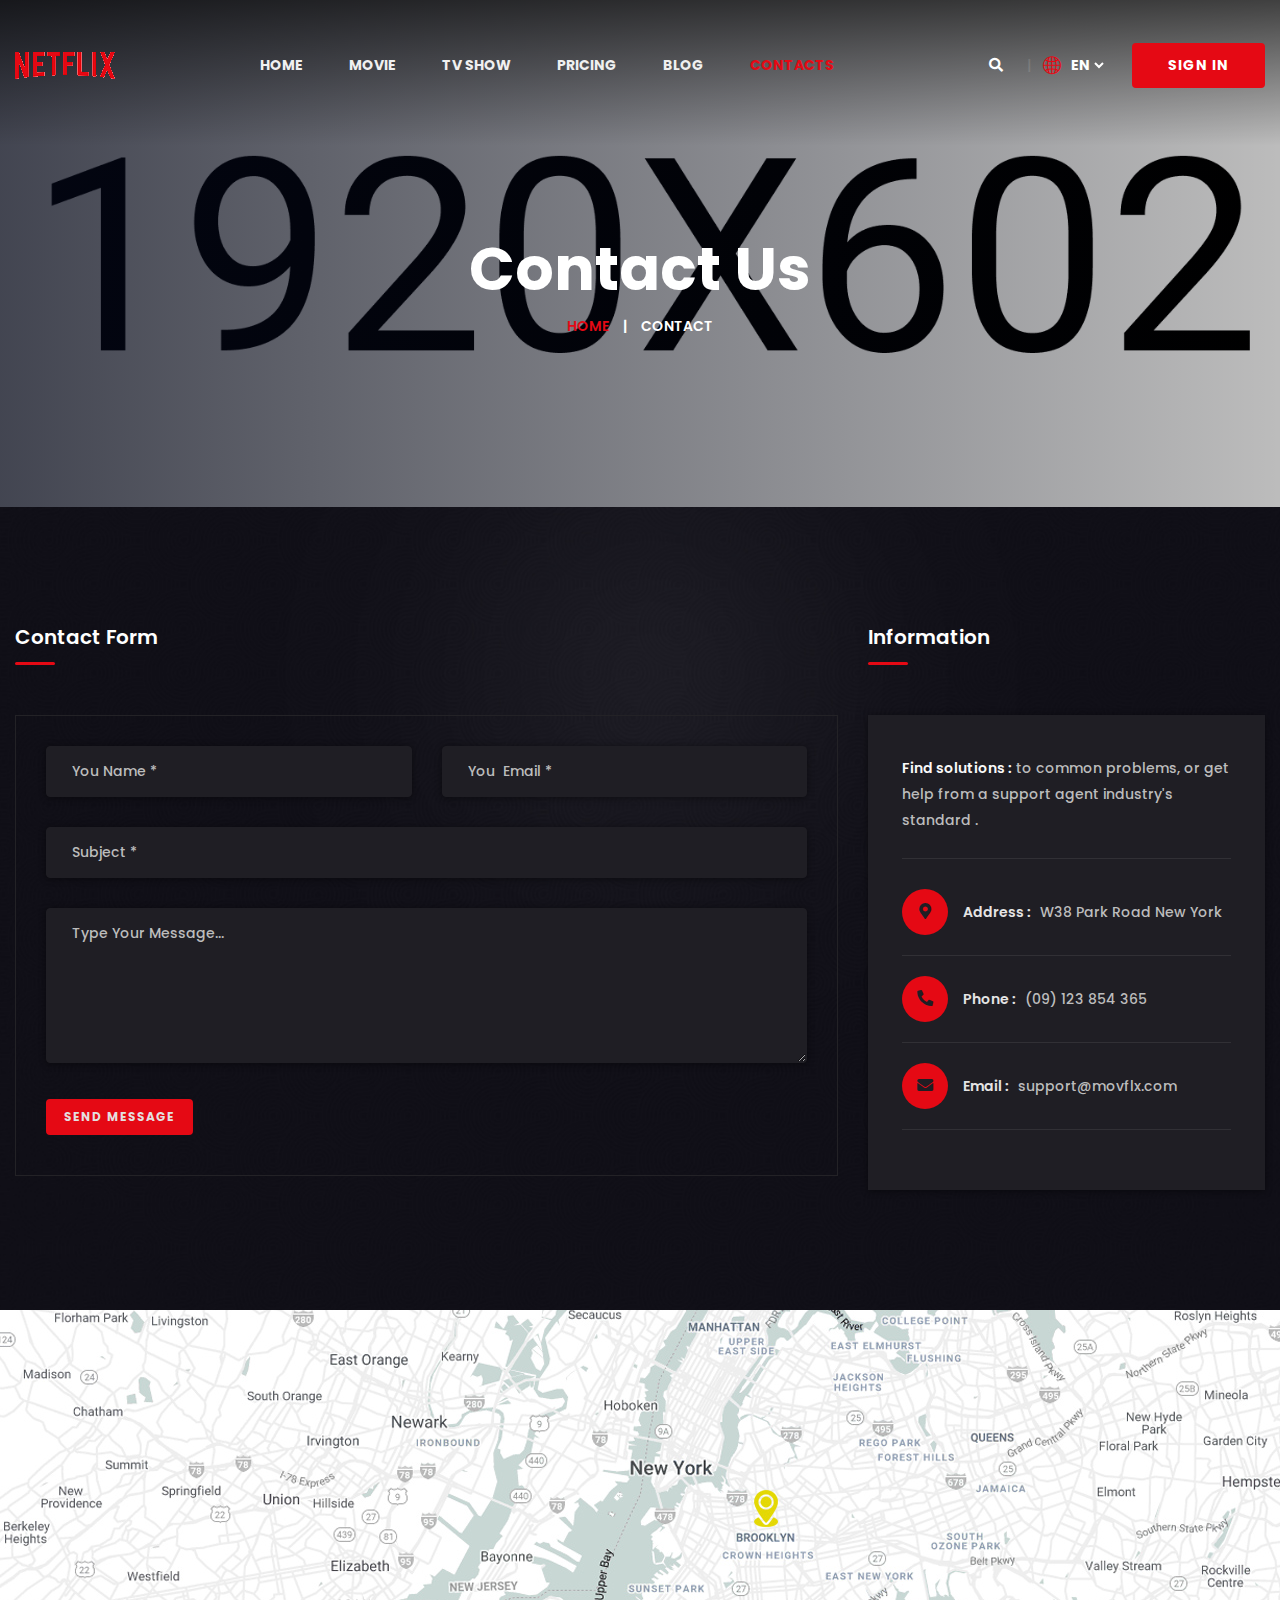
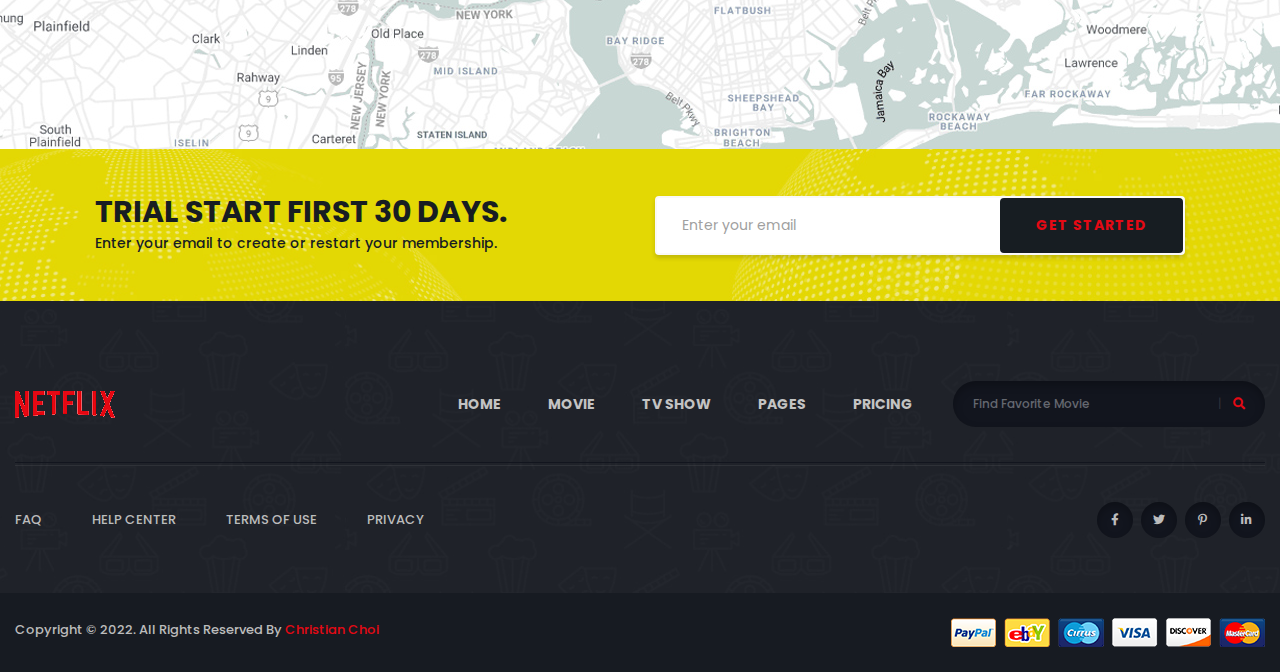
<file: contact.html>
<!doctype html>
<html class="no-js" lang="">
    <head>
        <meta charset="utf-8">
        <meta http-equiv="x-ua-compatible" content="ie=edge">
        <title>Netflix</title>
        <meta name="description" content="">
        <meta name="viewport" content="width=device-width, initial-scale=1">

		<link rel="shortcut icon" type="image/x-icon" href="img/favicon.png">
        <!-- Place favicon.ico in the root directory -->

		<!-- CSS here -->
        <link rel="stylesheet" href="css/bootstrap.min.css">
        <link rel="stylesheet" href="css/animate.min.css">
        <link rel="stylesheet" href="css/magnific-popup.css">
        <link rel="stylesheet" href="css/fontawesome-all.min.css">
        <link rel="stylesheet" href="css/owl.carousel.min.css">
        <link rel="stylesheet" href="css/flaticon.css">
        <link rel="stylesheet" href="css/odometer.css">
        <link rel="stylesheet" href="css/aos.css">
        <link rel="stylesheet" href="css/slick.css">
        <link rel="stylesheet" href="css/default.css">
        <link rel="stylesheet" href="css/style.css">
        <link rel="stylesheet" href="css/responsive.css">
    </head>
    <body>

        <!-- preloader -->
        <div id="preloader">
            <div id="loading-center">
                <div id="loading-center-absolute">
                    <img src="img/preloader.svg" alt="">
                </div>
            </div>
        </div>
        <!-- preloader-end -->

		<!-- Scroll-top -->
        <button class="scroll-top scroll-to-target" data-target="html">
            <i class="fas fa-angle-up"></i>
        </button>
        <!-- Scroll-top-end-->

        <!-- header-area -->
        <header>
            <div id="sticky-header" class="menu-area transparent-header">
                <div class="container custom-container">
                    <div class="row">
                        <div class="col-12">
                            <div class="mobile-nav-toggler"><i class="fas fa-bars"></i></div>
                            <div class="menu-wrap">
                                <nav class="menu-nav show">
                                    <div class="logo">
                                        <a href="index.html">
                                            <img src="img/logo/logo.png" alt="Logo">
                                        </a>
                                    </div>
                                    <div class="navbar-wrap main-menu d-none d-lg-flex">
                                        <ul class="navigation">
                                            <li class="menu-item-has-children"><a href="#">Home</a>
                                                <ul class="submenu">
                                                    <li><a href="index.html">Home One</a></li>
                                                    <li><a href="index-2.html">Home Two</a></li>
                                                </ul>
                                            </li>
                                            <li class="menu-item-has-children"><a href="#">Movie</a>
                                                <ul class="submenu">
                                                    <li><a href="movie.html">Movie</a></li>
                                                    <li><a href="movie-details.html">Movie Details</a></li>
                                                </ul>
                                            </li>
                                            <li><a href="tv-show.html">tv show</a></li>
                                            <li><a href="pricing.html">Pricing</a></li>
                                            <li class="menu-item-has-children"><a href="#">blog</a>
                                                <ul class="submenu">
                                                    <li><a href="blog.html">Our Blog</a></li>
                                                    <li><a href="blog-details.html">Blog Details</a></li>
                                                </ul>
                                            </li>
                                            <li class="active"><a href="contact.html">contacts</a></li>
                                        </ul>
                                    </div>
                                    <div class="header-action d-none d-md-block">
                                        <ul>
                                            <li class="header-search"><a href="#" data-toggle="modal" data-target="#search-modal"><i class="fas fa-search"></i></a></li>
                                            <li class="header-lang">
                                                <form action="#">
                                                    <div class="icon"><i class="flaticon-globe"></i></div>
                                                    <select id="lang-dropdown">
                                                        <option value="">En</option>
                                                        <option value="">Au</option>
                                                        <option value="">AR</option>
                                                        <option value="">TU</option>
                                                    </select>
                                                </form>
                                            </li>
                                            <li class="header-btn"><a href="#" class="btn">Sign In</a></li>
                                        </ul>
                                    </div>
                                </nav>
                            </div>

                            <!-- Mobile Menu  -->
                            <div class="mobile-menu">
                                <div class="close-btn"><i class="fas fa-times"></i></div>

                                <nav class="menu-box">
                                    <div class="nav-logo"><a href="index.html"><img src="img/logo/logo.png" alt="" title=""></a>
                                    </div>
                                    <div class="menu-outer">
                                        <!--Here Menu Will Come Automatically Via Javascript / Same Menu as in Header-->
                                    </div>
                                    <div class="social-links">
                                        <ul class="clearfix">
                                            <li><a href="#"><span class="fab fa-twitter"></span></a></li>
                                            <li><a href="#"><span class="fab fa-facebook-square"></span></a></li>
                                            <li><a href="#"><span class="fab fa-pinterest-p"></span></a></li>
                                            <li><a href="#"><span class="fab fa-instagram"></span></a></li>
                                            <li><a href="#"><span class="fab fa-youtube"></span></a></li>
                                        </ul>
                                    </div>
                                </nav>
                            </div>
                            <div class="menu-backdrop"></div>
                            <!-- End Mobile Menu -->

                            <!-- Modal Search -->
                            <div class="modal fade" id="search-modal" tabindex="-1" role="dialog" aria-hidden="true">
                                <div class="modal-dialog" role="document">
                                    <div class="modal-content">
                                        <form>
                                            <input type="text" placeholder="Search here...">
                                            <button><i class="fas fa-search"></i></button>
                                        </form>
                                    </div>
                                </div>
                            </div>
                            <!-- Modal Search-end -->

                        </div>
                    </div>
                </div>
            </div>
        </header>
        <!-- header-area-end -->


        <!-- main-area -->
        <main>

            <!-- breadcrumb-area -->
            <section class="breadcrumb-area breadcrumb-bg" data-background="img/bg/breadcrumb_bg.jpg">
                <div class="container">
                    <div class="row">
                        <div class="col-12">
                            <div class="breadcrumb-content">
                                <h2 class="title">Contact Us</h2>
                                <nav aria-label="breadcrumb">
                                    <ol class="breadcrumb">
                                        <li class="breadcrumb-item"><a href="index.html">Home</a></li>
                                        <li class="breadcrumb-item active" aria-current="page">Contact</li>
                                    </ol>
                                </nav>
                            </div>
                        </div>
                    </div>
                </div>
            </section>
            <!-- breadcrumb-area-end -->

            <!-- contact-area -->
            <section class="contact-area contact-bg" data-background="img/bg/contact_bg.jpg">
                <div class="container">
                    <div class="row">
                        <div class="col-xl-8 col-lg-7">
                            <div class="contact-form-wrap">
                                <div class="widget-title mb-50">
                                    <h5 class="title">Contact Form</h5>
                                </div>
                                <div class="contact-form">
                                    <form action="#">
                                        <div class="row">
                                            <div class="col-md-6">
                                                <input type="text" placeholder="You Name *">
                                            </div>
                                            <div class="col-md-6">
                                                <input type="email" placeholder="You  Email *">
                                            </div>
                                        </div>
                                        <input type="text" placeholder="Subject *">
                                        <textarea name="message" placeholder="Type Your Message..."></textarea>
                                        <button class="btn">Send Message</button>
                                    </form>
                                </div>
                            </div>
                        </div>
                        <div class="col-xl-4 col-lg-5">
                            <div class="widget-title mb-50">
                                <h5 class="title">Information</h5>
                            </div>
                            <div class="contact-info-wrap">
                                <p><span>Find solutions :</span> to common problems, or get help from a support agent industry's standard .</p>
                                <div class="contact-info-list">
                                    <ul>
                                        <li>
                                            <div class="icon"><i class="fas fa-map-marker-alt"></i></div>
                                            <p><span>Address :</span> W38 Park Road New York</p>
                                        </li>
                                        <li>
                                            <div class="icon"><i class="fas fa-phone-alt"></i></div>
                                            <p><span>Phone :</span> (09) 123 854 365</p>
                                        </li>
                                        <li>
                                            <div class="icon"><i class="fas fa-envelope"></i></div>
                                            <p><span>Email :</span> support@movflx.com</p>
                                        </li>
                                    </ul>
                                </div>
                            </div>
                        </div>
                    </div>
                </div>
            </section>
            <!-- contact-area-end -->

            <!-- map -->
            <div id="map" data-background="img/bg/map.jpg"></div>
            <!-- map-end -->

            <!-- newsletter-area -->
            <section class="newsletter-area newsletter-bg" data-background="img/bg/newsletter_bg.jpg">
                <div class="container">
                    <div class="newsletter-inner-wrap">
                        <div class="row align-items-center">
                            <div class="col-lg-6">
                                <div class="newsletter-content">
                                    <h4>Trial Start First 30 Days.</h4>
                                    <p>Enter your email to create or restart your membership.</p>
                                </div>
                            </div>
                            <div class="col-lg-6">
                                <form action="#" class="newsletter-form">
                                    <input type="email" required placeholder="Enter your email">
                                    <button class="btn">get started</button>
                                </form>
                            </div>
                        </div>
                    </div>
                </div>
            </section>
            <!-- newsletter-area-end -->

        </main>
        <!-- main-area-end -->


        <!-- footer-area -->
        <footer>
            <div class="footer-top-wrap">
                <div class="container">
                    <div class="footer-menu-wrap">
                        <div class="row align-items-center">
                            <div class="col-lg-3">
                                <div class="footer-logo">
                                    <a href="index.html"><img src="img/logo/logo.png" alt=""></a>
                                </div>
                            </div>
                            <div class="col-lg-9">
                                <div class="footer-menu">
                                    <nav>
                                        <ul class="navigation">
                                            <li><a href="index.html">Home</a></li>
                                            <li><a href="index.html">Movie</a></li>
                                            <li><a href="index.html">tv show</a></li>
                                            <li><a href="index.html">pages</a></li>
                                            <li><a href="pricing.html">Pricing</a></li>
                                        </ul>
                                        <div class="footer-search">
                                            <form action="#">
                                                <input type="text" placeholder="Find Favorite Movie">
                                                <button><i class="fas fa-search"></i></button>
                                            </form>
                                        </div>
                                    </nav>
                                </div>
                            </div>
                        </div>
                    </div>
                    <div class="footer-quick-link-wrap">
                        <div class="row align-items-center">
                            <div class="col-md-7">
                                <div class="quick-link-list">
                                    <ul>
                                        <li><a href="#">FAQ</a></li>
                                        <li><a href="#">Help Center</a></li>
                                        <li><a href="#">Terms of Use</a></li>
                                        <li><a href="#">Privacy</a></li>
                                    </ul>
                                </div>
                            </div>
                            <div class="col-md-5">
                                <div class="footer-social">
                                    <ul>
                                        <li><a href="#"><i class="fab fa-facebook-f"></i></a></li>
                                        <li><a href="#"><i class="fab fa-twitter"></i></a></li>
                                        <li><a href="#"><i class="fab fa-pinterest-p"></i></a></li>
                                        <li><a href="#"><i class="fab fa-linkedin-in"></i></a></li>
                                    </ul>
                                </div>
                            </div>
                        </div>
                    </div>
                </div>
            </div>
            <div class="copyright-wrap">
                <div class="container">
                    <div class="row">
                        <div class="col-lg-6 col-md-6">
                            <div class="copyright-text">
                                <p>Copyright &copy; 2022. All Rights Reserved By <a href="https://christianchoi.com/">Christian Choi</a></p>
                            </div>
                        </div>
                        <div class="col-lg-6 col-md-6">
                            <div class="payment-method-img text-center text-md-right">
                                <img src="img/images/card_img.png" alt="img">
                            </div>
                        </div>
                    </div>
                </div>
            </div>
        </footer>
        <!-- footer-area-end -->





		<!-- JS here -->
        <script src="js/vendor/jquery-3.6.0.min.js"></script>
        <script src="js/popper.min.js"></script>
        <script src="js/bootstrap.min.js"></script>
        <script src="js/isotope.pkgd.min.js"></script>
        <script src="js/imagesloaded.pkgd.min.js"></script>
        <script src="js/jquery.magnific-popup.min.js"></script>
        <script src="js/owl.carousel.min.js"></script>
        <script src="js/jquery.odometer.min.js"></script>
        <script src="js/jquery.appear.js"></script>
        <script src="js/slick.min.js"></script>
        <script src="js/ajax-form.js"></script>
        <script src="js/wow.min.js"></script>
        <script src="js/aos.js"></script>
        <script src="js/plugins.js"></script>
        <script src="js/main.js"></script>
    </body>
</html>
</file>
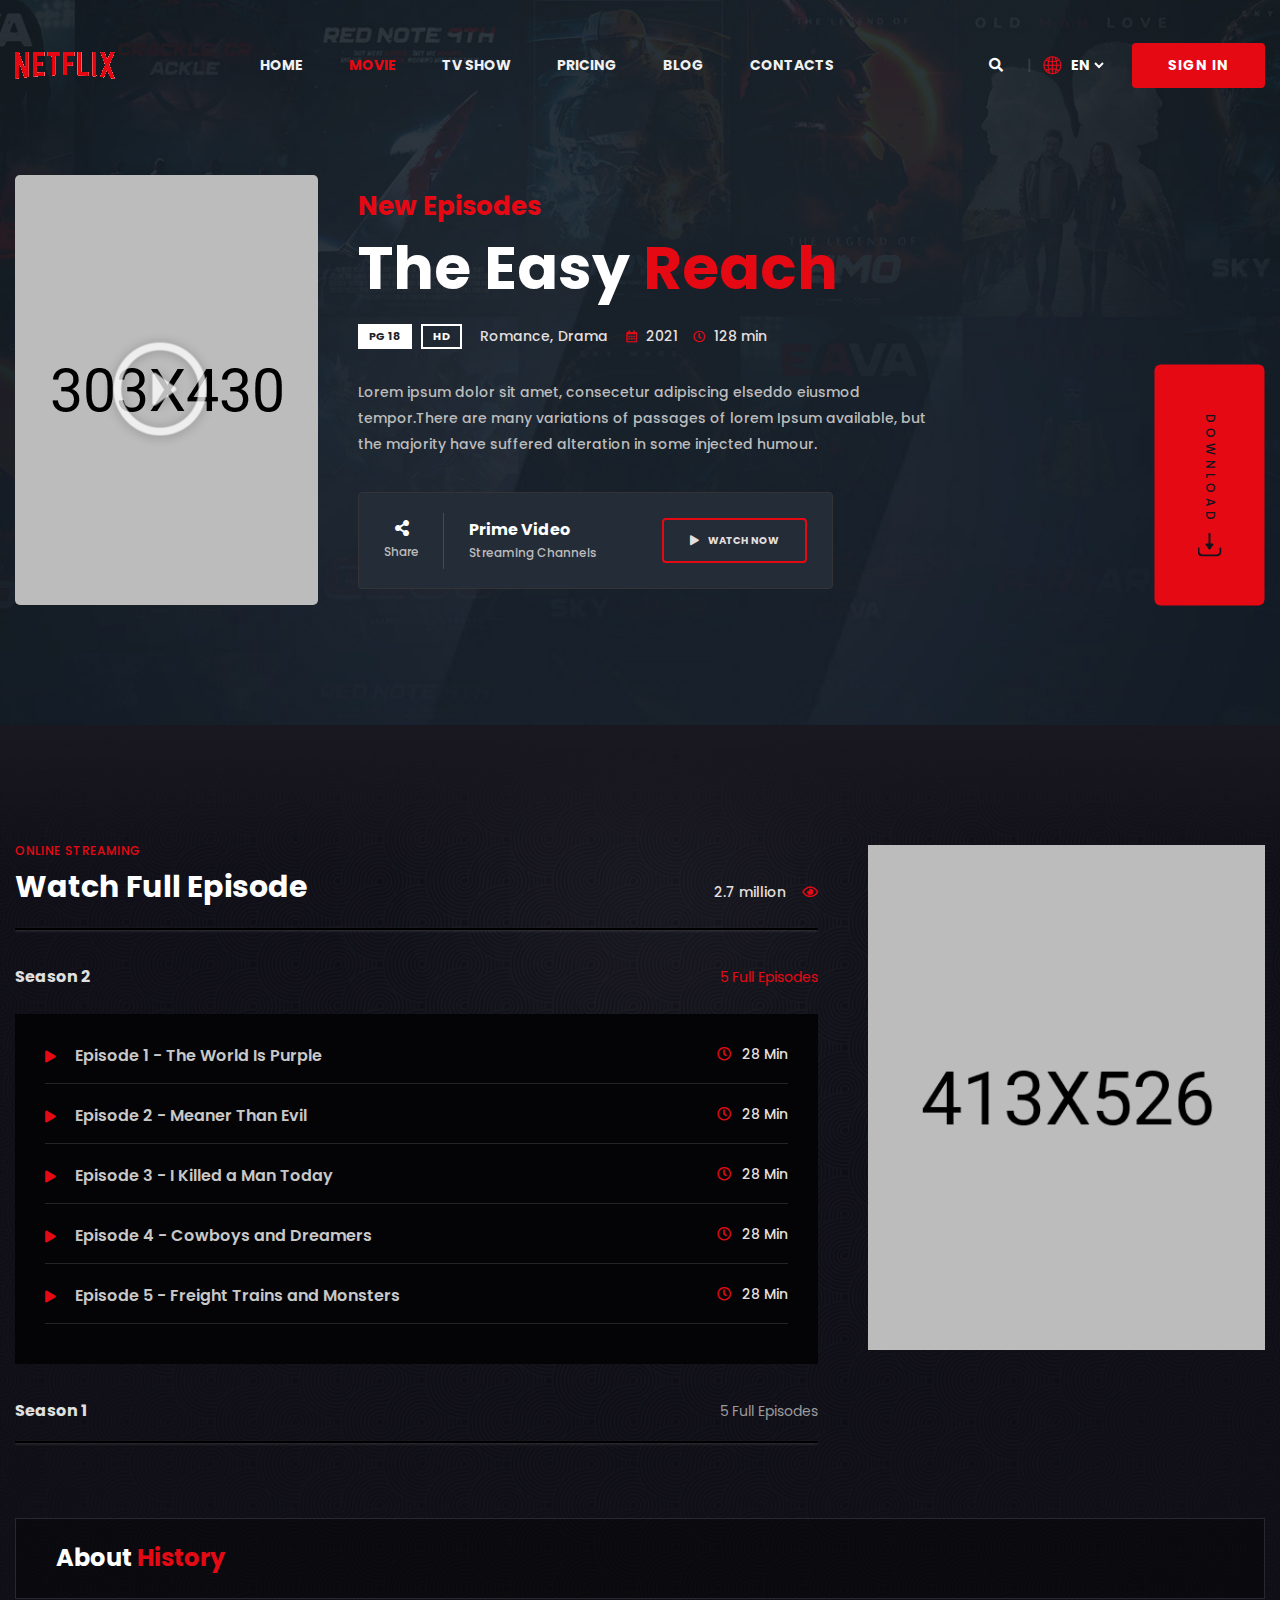
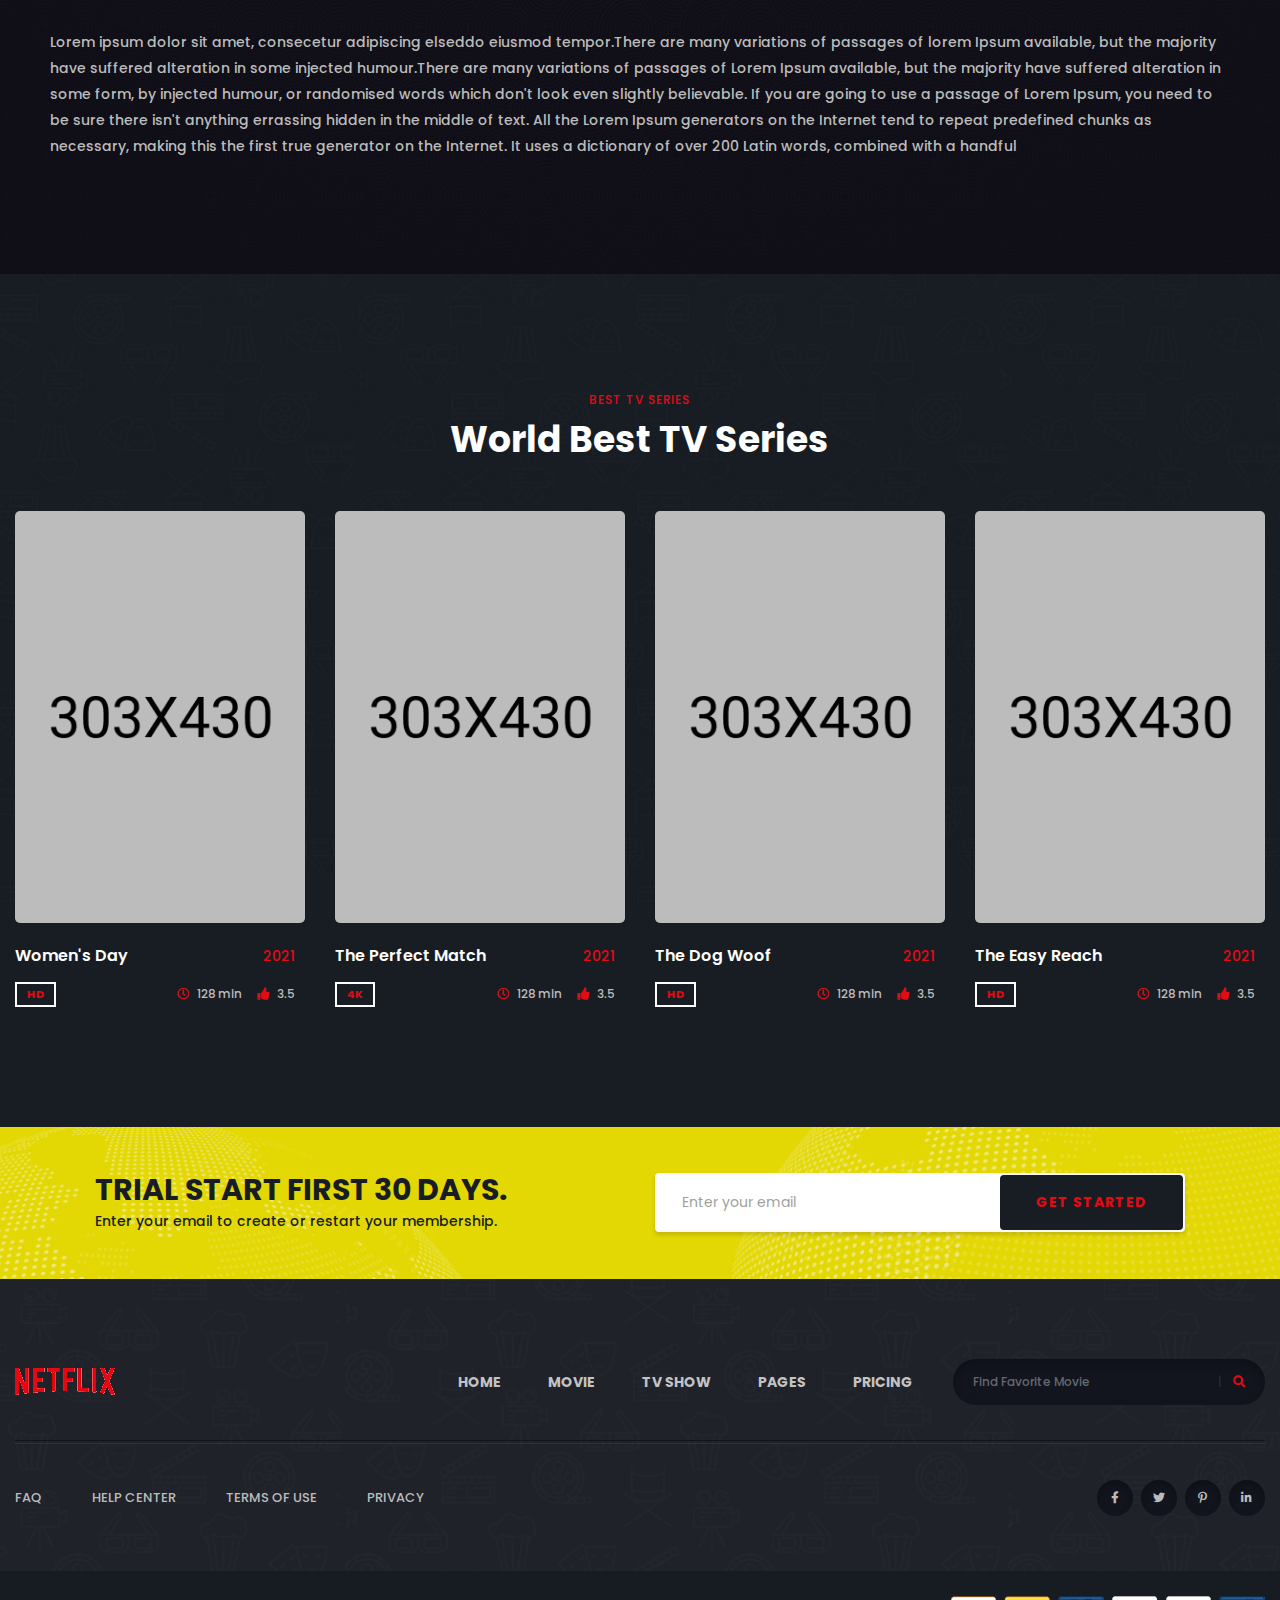
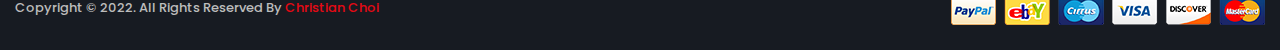
<file: movie-details.html>
<!doctype html>
<html class="no-js" lang="">
    <head>
        <meta charset="utf-8">
        <meta http-equiv="x-ua-compatible" content="ie=edge">
        <title>Netflix</title>
        <meta name="description" content="">
        <meta name="viewport" content="width=device-width, initial-scale=1">

		<link rel="shortcut icon" type="image/x-icon" href="img/favicon.png">
        <!-- Place favicon.ico in the root directory -->

		<!-- CSS here -->
        <link rel="stylesheet" href="css/bootstrap.min.css">
        <link rel="stylesheet" href="css/animate.min.css">
        <link rel="stylesheet" href="css/magnific-popup.css">
        <link rel="stylesheet" href="css/fontawesome-all.min.css">
        <link rel="stylesheet" href="css/owl.carousel.min.css">
        <link rel="stylesheet" href="css/flaticon.css">
        <link rel="stylesheet" href="css/odometer.css">
        <link rel="stylesheet" href="css/aos.css">
        <link rel="stylesheet" href="css/slick.css">
        <link rel="stylesheet" href="css/default.css">
        <link rel="stylesheet" href="css/style.css">
        <link rel="stylesheet" href="css/responsive.css">
    </head>
    <body>

        <!-- preloader -->
        <div id="preloader">
            <div id="loading-center">
                <div id="loading-center-absolute">
                    <img src="img/preloader.svg" alt="">
                </div>
            </div>
        </div>
        <!-- preloader-end -->

		<!-- Scroll-top -->
        <button class="scroll-top scroll-to-target" data-target="html">
            <i class="fas fa-angle-up"></i>
        </button>
        <!-- Scroll-top-end-->

        <!-- header-area -->
        <header>
            <div id="sticky-header" class="menu-area transparent-header">
                <div class="container custom-container">
                    <div class="row">
                        <div class="col-12">
                            <div class="mobile-nav-toggler"><i class="fas fa-bars"></i></div>
                            <div class="menu-wrap">
                                <nav class="menu-nav show">
                                    <div class="logo">
                                        <a href="index.html">
                                            <img src="img/logo/logo.png" alt="Logo">
                                        </a>
                                    </div>
                                    <div class="navbar-wrap main-menu d-none d-lg-flex">
                                        <ul class="navigation">
                                            <li class="menu-item-has-children"><a href="#">Home</a>
                                                <ul class="submenu">
                                                    <li><a href="index.html">Home One</a></li>
                                                    <li><a href="index-2.html">Home Two</a></li>
                                                </ul>
                                            </li>
                                            <li class="active menu-item-has-children"><a href="#">Movie</a>
                                                <ul class="submenu">
                                                    <li><a href="movie.html">Movie</a></li>
                                                    <li class="active"><a href="movie-details.html">Movie Details</a></li>
                                                </ul>
                                            </li>
                                            <li><a href="tv-show.html">tv show</a></li>
                                            <li><a href="pricing.html">Pricing</a></li>
                                            <li class="menu-item-has-children"><a href="#">blog</a>
                                                <ul class="submenu">
                                                    <li><a href="blog.html">Our Blog</a></li>
                                                    <li><a href="blog-details.html">Blog Details</a></li>
                                                </ul>
                                            </li>
                                            <li><a href="contact.html">contacts</a></li>
                                        </ul>
                                    </div>
                                    <div class="header-action d-none d-md-block">
                                        <ul>
                                            <li class="header-search"><a href="#" data-toggle="modal" data-target="#search-modal"><i class="fas fa-search"></i></a></li>
                                            <li class="header-lang">
                                                <form action="#">
                                                    <div class="icon"><i class="flaticon-globe"></i></div>
                                                    <select id="lang-dropdown">
                                                        <option value="">En</option>
                                                        <option value="">Au</option>
                                                        <option value="">AR</option>
                                                        <option value="">TU</option>
                                                    </select>
                                                </form>
                                            </li>
                                            <li class="header-btn"><a href="#" class="btn">Sign In</a></li>
                                        </ul>
                                    </div>
                                </nav>
                            </div>

                            <!-- Mobile Menu  -->
                            <div class="mobile-menu">
                                <div class="close-btn"><i class="fas fa-times"></i></div>

                                <nav class="menu-box">
                                    <div class="nav-logo"><a href="index.html"><img src="img/logo/logo.png" alt="" title=""></a>
                                    </div>
                                    <div class="menu-outer">
                                        <!--Here Menu Will Come Automatically Via Javascript / Same Menu as in Header-->
                                    </div>
                                    <div class="social-links">
                                        <ul class="clearfix">
                                            <li><a href="#"><span class="fab fa-twitter"></span></a></li>
                                            <li><a href="#"><span class="fab fa-facebook-square"></span></a></li>
                                            <li><a href="#"><span class="fab fa-pinterest-p"></span></a></li>
                                            <li><a href="#"><span class="fab fa-instagram"></span></a></li>
                                            <li><a href="#"><span class="fab fa-youtube"></span></a></li>
                                        </ul>
                                    </div>
                                </nav>
                            </div>
                            <div class="menu-backdrop"></div>
                            <!-- End Mobile Menu -->

                            <!-- Modal Search -->
                            <div class="modal fade" id="search-modal" tabindex="-1" role="dialog" aria-hidden="true">
                                <div class="modal-dialog" role="document">
                                    <div class="modal-content">
                                        <form>
                                            <input type="text" placeholder="Search here...">
                                            <button><i class="fas fa-search"></i></button>
                                        </form>
                                    </div>
                                </div>
                            </div>
                            <!-- Modal Search-end -->

                        </div>
                    </div>
                </div>
            </div>
        </header>
        <!-- header-area-end -->


        <!-- main-area -->
        <main>

            <!-- movie-details-area -->
            <section class="movie-details-area" data-background="img/bg/movie_details_bg.jpg">
                <div class="container">
                    <div class="row align-items-center position-relative">
                        <div class="col-xl-3 col-lg-4">
                            <div class="movie-details-img">
                                <img src="img/poster/movie_details_img.jpg" alt="">
                                <a href="https://www.youtube.com/watch?v=R2gbPxeNk2E" class="popup-video"><img src="img/images/play_icon.png" alt=""></a>
                            </div>
                        </div>
                        <div class="col-xl-6 col-lg-8">
                            <div class="movie-details-content">
                                <h5>New Episodes</h5>
                                <h2>The Easy <span>Reach</span></h2>
                                <div class="banner-meta">
                                    <ul>
                                        <li class="quality">
                                            <span>Pg 18</span>
                                            <span>hd</span>
                                        </li>
                                        <li class="category">
                                            <a href="#">Romance,</a>
                                            <a href="#">Drama</a>
                                        </li>
                                        <li class="release-time">
                                            <span><i class="far fa-calendar-alt"></i> 2021</span>
                                            <span><i class="far fa-clock"></i> 128 min</span>
                                        </li>
                                    </ul>
                                </div>
                                <p>Lorem ipsum dolor sit amet, consecetur adipiscing elseddo eiusmod tempor.There are many
                                    variations of passages of lorem
                                    Ipsum available, but the majority have suffered alteration in some injected humour.</p>
                                <div class="movie-details-prime">
                                    <ul>
                                        <li class="share"><a href="#"><i class="fas fa-share-alt"></i> Share</a></li>
                                        <li class="streaming">
                                            <h6>Prime Video</h6>
                                            <span>Streaming Channels</span>
                                        </li>
                                        <li class="watch"><a href="https://www.youtube.com/watch?v=R2gbPxeNk2E" class="btn popup-video"><i class="fas fa-play"></i> Watch Now</a></li>
                                    </ul>
                                </div>
                            </div>
                        </div>
                        <div class="movie-details-btn">
                            <a href="img/poster/movie_details_img.jpg" class="download-btn" download="">Download <img src="fonts/download.svg" alt=""></a>
                        </div>
                    </div>
                </div>
            </section>
            <!-- movie-details-area-end -->

            <!-- episode-area -->
            <section class="episode-area episode-bg" data-background="img/bg/episode_bg.jpg">
                <div class="container">
                    <div class="row">
                        <div class="col-lg-8">
                            <div class="movie-episode-wrap">
                                <div class="episode-top-wrap">
                                    <div class="section-title">
                                        <span class="sub-title">ONLINE STREAMING</span>
                                        <h2 class="title">Watch Full Episode</h2>
                                    </div>
                                    <div class="total-views-count">
                                        <p>2.7 million <i class="far fa-eye"></i></p>
                                    </div>
                                </div>
                                <div class="episode-watch-wrap">
                                    <div class="accordion" id="accordionExample">
                                        <div class="card">
                                            <div class="card-header" id="headingOne">
                                                <button class="btn-block text-left" type="button" data-toggle="collapse" data-target="#collapseOne" aria-expanded="true" aria-controls="collapseOne">
                                                    <span class="season">Season 2</span>
                                                    <span class="video-count">5 Full Episodes</span>
                                                </button>
                                            </div>
                                            <div id="collapseOne" class="collapse show" aria-labelledby="headingOne" data-parent="#accordionExample">
                                                <div class="card-body">
                                                    <ul>
                                                        <li><a href="https://www.youtube.com/watch?v=R2gbPxeNk2E" class="popup-video"><i class="fas fa-play"></i> Episode 1 - The World Is Purple</a> <span class="duration"><i class="far fa-clock"></i> 28 Min</span></li>
                                                        <li><a href="https://www.youtube.com/watch?v=R2gbPxeNk2E" class="popup-video"><i class="fas fa-play"></i> Episode 2 - Meaner Than Evil</a> <span class="duration"><i class="far fa-clock"></i> 28 Min</span></li>
                                                        <li><a href="https://www.youtube.com/watch?v=R2gbPxeNk2E" class="popup-video"><i class="fas fa-play"></i> Episode 3 - I Killed a Man Today</a> <span class="duration"><i class="far fa-clock"></i> 28 Min</span></li>
                                                        <li><a href="https://www.youtube.com/watch?v=R2gbPxeNk2E" class="popup-video"><i class="fas fa-play"></i> Episode 4 - Cowboys and Dreamers</a> <span class="duration"><i class="far fa-clock"></i> 28 Min</span></li>
                                                        <li><a href="https://www.youtube.com/watch?v=R2gbPxeNk2E" class="popup-video"><i class="fas fa-play"></i> Episode 5 - Freight Trains and Monsters</a> <span class="duration"><i class="far fa-clock"></i> 28 Min</span></li>
                                                    </ul>
                                                </div>
                                            </div>
                                        </div>
                                        <div class="card">
                                            <div class="card-header" id="headingTwo">
                                                <button class="btn-block text-left collapsed" type="button" data-toggle="collapse" data-target="#collapseTwo" aria-expanded="false" aria-controls="collapseTwo">
                                                    <span class="season">Season 1</span>
                                                    <span class="video-count">5 Full Episodes</span>
                                                </button>
                                            </div>
                                            <div id="collapseTwo" class="collapse" aria-labelledby="headingTwo" data-parent="#accordionExample">
                                                <div class="card-body">
                                                    <ul>
                                                        <li><a href="https://www.youtube.com/watch?v=R2gbPxeNk2E" class="popup-video"><i class="fas fa-play"></i> Episode 1 - The World Is Purple</a> <span class="duration"><i class="far fa-clock"></i> 28 Min</span>
                                                        </li>
                                                        <li><a href="https://www.youtube.com/watch?v=R2gbPxeNk2E" class="popup-video"><i class="fas fa-play"></i> Episode 2 - Meaner Than Evil</a> <span class="duration"><i class="far fa-clock"></i> 28 Min</span></li>
                                                        <li><a href="https://www.youtube.com/watch?v=R2gbPxeNk2E" class="popup-video"><i class="fas fa-play"></i> Episode 3 - I Killed a Man Today</a> <span class="duration"><i class="far fa-clock"></i> 28 Min</span>
                                                        </li>
                                                        <li><a href="https://www.youtube.com/watch?v=R2gbPxeNk2E" class="popup-video"><i class="fas fa-play"></i> Episode 4 - Cowboys and Dreamers</a> <span class="duration"><i class="far fa-clock"></i> 28 Min</span>
                                                        </li>
                                                        <li><a href="https://www.youtube.com/watch?v=R2gbPxeNk2E" class="popup-video"><i class="fas fa-play"></i> Episode 5 - Freight Trains and Monsters</a> <span class="duration"><i class="far fa-clock"></i> 28 Min</span></li>
                                                    </ul>
                                                </div>
                                            </div>
                                        </div>
                                    </div>
                                </div>
                            </div>
                        </div>
                        <div class="col-lg-4">
                            <div class="episode-img">
                                <img src="img/images/episode_img.jpg" alt="">
                            </div>
                        </div>
                    </div>
                    <div class="row">
                        <div class="col-12">
                            <div class="movie-history-wrap">
                                <h3 class="title">About <span>History</span></h3>
                                <p>Lorem ipsum dolor sit amet, consecetur adipiscing elseddo eiusmod tempor.There are many variations of passages of lorem
                                Ipsum available, but the majority have suffered alteration in some injected humour.There are many variations of passages
                                of Lorem Ipsum available, but the majority have suffered alteration in some form, by injected humour, or randomised
                                words which don't look even slightly believable. If you are going to use a passage of Lorem Ipsum, you need to be sure
                                there isn't anything errassing hidden in the middle of text. All the Lorem Ipsum generators on the Internet tend to
                                repeat predefined chunks as necessary, making this the first true generator on the Internet. It uses a dictionary of
                                over 200 Latin words, combined with a handful</p>
                            </div>
                        </div>
                    </div>
                </div>
            </section>
            <!-- episode-area-end -->

            <!-- tv-series-area -->
            <section class="tv-series-area tv-series-bg" data-background="img/bg/tv_series_bg02.jpg">
                <div class="container">
                    <div class="row justify-content-center">
                        <div class="col-lg-8">
                            <div class="section-title text-center mb-50">
                                <span class="sub-title">Best TV Series</span>
                                <h2 class="title">World Best TV Series</h2>
                            </div>
                        </div>
                    </div>
                    <div class="row justify-content-center">
                        <div class="col-xl-3 col-lg-4 col-sm-6">
                            <div class="movie-item mb-50">
                                <div class="movie-poster">
                                    <a href="movie-details.html"><img src="img/poster/ucm_poster09.jpg" alt=""></a>
                                </div>
                                <div class="movie-content">
                                    <div class="top">
                                        <h5 class="title"><a href="movie-details.html">Women's Day</a></h5>
                                        <span class="date">2021</span>
                                    </div>
                                    <div class="bottom">
                                        <ul>
                                            <li><span class="quality">hd</span></li>
                                            <li>
                                                <span class="duration"><i class="far fa-clock"></i> 128 min</span>
                                                <span class="rating"><i class="fas fa-thumbs-up"></i> 3.5</span>
                                            </li>
                                        </ul>
                                    </div>
                                </div>
                            </div>
                        </div>
                        <div class="col-xl-3 col-lg-4 col-sm-6">
                            <div class="movie-item mb-50">
                                <div class="movie-poster">
                                    <a href="movie-details.html"><img src="img/poster/ucm_poster10.jpg" alt=""></a>
                                </div>
                                <div class="movie-content">
                                    <div class="top">
                                        <h5 class="title"><a href="movie-details.html">The Perfect Match</a></h5>
                                        <span class="date">2021</span>
                                    </div>
                                    <div class="bottom">
                                        <ul>
                                            <li><span class="quality">4k</span></li>
                                            <li>
                                                <span class="duration"><i class="far fa-clock"></i> 128 min</span>
                                                <span class="rating"><i class="fas fa-thumbs-up"></i> 3.5</span>
                                            </li>
                                        </ul>
                                    </div>
                                </div>
                            </div>
                        </div>
                        <div class="col-xl-3 col-lg-4 col-sm-6">
                            <div class="movie-item mb-50">
                                <div class="movie-poster">
                                    <a href="movie-details.html"><img src="img/poster/ucm_poster03.jpg" alt=""></a>
                                </div>
                                <div class="movie-content">
                                    <div class="top">
                                        <h5 class="title"><a href="movie-details.html">The Dog Woof</a></h5>
                                        <span class="date">2021</span>
                                    </div>
                                    <div class="bottom">
                                        <ul>
                                            <li><span class="quality">hd</span></li>
                                            <li>
                                                <span class="duration"><i class="far fa-clock"></i> 128 min</span>
                                                <span class="rating"><i class="fas fa-thumbs-up"></i> 3.5</span>
                                            </li>
                                        </ul>
                                    </div>
                                </div>
                            </div>
                        </div>
                        <div class="col-xl-3 col-lg-4 col-sm-6">
                            <div class="movie-item mb-50">
                                <div class="movie-poster">
                                    <a href="movie-details.html"><img src="img/poster/ucm_poster04.jpg" alt=""></a>
                                </div>
                                <div class="movie-content">
                                    <div class="top">
                                        <h5 class="title"><a href="movie-details.html">The Easy Reach</a></h5>
                                        <span class="date">2021</span>
                                    </div>
                                    <div class="bottom">
                                        <ul>
                                            <li><span class="quality">hd</span></li>
                                            <li>
                                                <span class="duration"><i class="far fa-clock"></i> 128 min</span>
                                                <span class="rating"><i class="fas fa-thumbs-up"></i> 3.5</span>
                                            </li>
                                        </ul>
                                    </div>
                                </div>
                            </div>
                        </div>
                    </div>
                </div>
            </section>
            <!-- tv-series-area-end -->

            <!-- newsletter-area -->
            <section class="newsletter-area newsletter-bg" data-background="img/bg/newsletter_bg.jpg">
                <div class="container">
                    <div class="newsletter-inner-wrap">
                        <div class="row align-items-center">
                            <div class="col-lg-6">
                                <div class="newsletter-content">
                                    <h4>Trial Start First 30 Days.</h4>
                                    <p>Enter your email to create or restart your membership.</p>
                                </div>
                            </div>
                            <div class="col-lg-6">
                                <form action="#" class="newsletter-form">
                                    <input type="email" required placeholder="Enter your email">
                                    <button class="btn">get started</button>
                                </form>
                            </div>
                        </div>
                    </div>
                </div>
            </section>
            <!-- newsletter-area-end -->

        </main>
        <!-- main-area-end -->


        <!-- footer-area -->
        <footer>
            <div class="footer-top-wrap">
                <div class="container">
                    <div class="footer-menu-wrap">
                        <div class="row align-items-center">
                            <div class="col-lg-3">
                                <div class="footer-logo">
                                    <a href="index.html"><img src="img/logo/logo.png" alt=""></a>
                                </div>
                            </div>
                            <div class="col-lg-9">
                                <div class="footer-menu">
                                    <nav>
                                        <ul class="navigation">
                                            <li><a href="index.html">Home</a></li>
                                            <li><a href="index.html">Movie</a></li>
                                            <li><a href="index.html">tv show</a></li>
                                            <li><a href="index.html">pages</a></li>
                                            <li><a href="pricing.html">Pricing</a></li>
                                        </ul>
                                        <div class="footer-search">
                                            <form action="#">
                                                <input type="text" placeholder="Find Favorite Movie">
                                                <button><i class="fas fa-search"></i></button>
                                            </form>
                                        </div>
                                    </nav>
                                </div>
                            </div>
                        </div>
                    </div>
                    <div class="footer-quick-link-wrap">
                        <div class="row align-items-center">
                            <div class="col-md-7">
                                <div class="quick-link-list">
                                    <ul>
                                        <li><a href="#">FAQ</a></li>
                                        <li><a href="#">Help Center</a></li>
                                        <li><a href="#">Terms of Use</a></li>
                                        <li><a href="#">Privacy</a></li>
                                    </ul>
                                </div>
                            </div>
                            <div class="col-md-5">
                                <div class="footer-social">
                                    <ul>
                                        <li><a href="#"><i class="fab fa-facebook-f"></i></a></li>
                                        <li><a href="#"><i class="fab fa-twitter"></i></a></li>
                                        <li><a href="#"><i class="fab fa-pinterest-p"></i></a></li>
                                        <li><a href="#"><i class="fab fa-linkedin-in"></i></a></li>
                                    </ul>
                                </div>
                            </div>
                        </div>
                    </div>
                </div>
            </div>
            <div class="copyright-wrap">
                <div class="container">
                    <div class="row">
                        <div class="col-lg-6 col-md-6">
                            <div class="copyright-text">
                                <p>Copyright &copy; 2022. All Rights Reserved By <a href="https://christianchoi.com/">Christian Choi</a></p>
                            </div>
                        </div>
                        <div class="col-lg-6 col-md-6">
                            <div class="payment-method-img text-center text-md-right">
                                <img src="img/images/card_img.png" alt="img">
                            </div>
                        </div>
                    </div>
                </div>
            </div>
        </footer>
        <!-- footer-area-end -->





		<!-- JS here -->
        <script src="js/vendor/jquery-3.6.0.min.js"></script>
        <script src="js/popper.min.js"></script>
        <script src="js/bootstrap.min.js"></script>
        <script src="js/isotope.pkgd.min.js"></script>
        <script src="js/imagesloaded.pkgd.min.js"></script>
        <script src="js/jquery.magnific-popup.min.js"></script>
        <script src="js/owl.carousel.min.js"></script>
        <script src="js/jquery.odometer.min.js"></script>
        <script src="js/jquery.appear.js"></script>
        <script src="js/slick.min.js"></script>
        <script src="js/ajax-form.js"></script>
        <script src="js/wow.min.js"></script>
        <script src="js/aos.js"></script>
        <script src="js/plugins.js"></script>
        <script src="js/main.js"></script>
    </body>
</html>
</file>
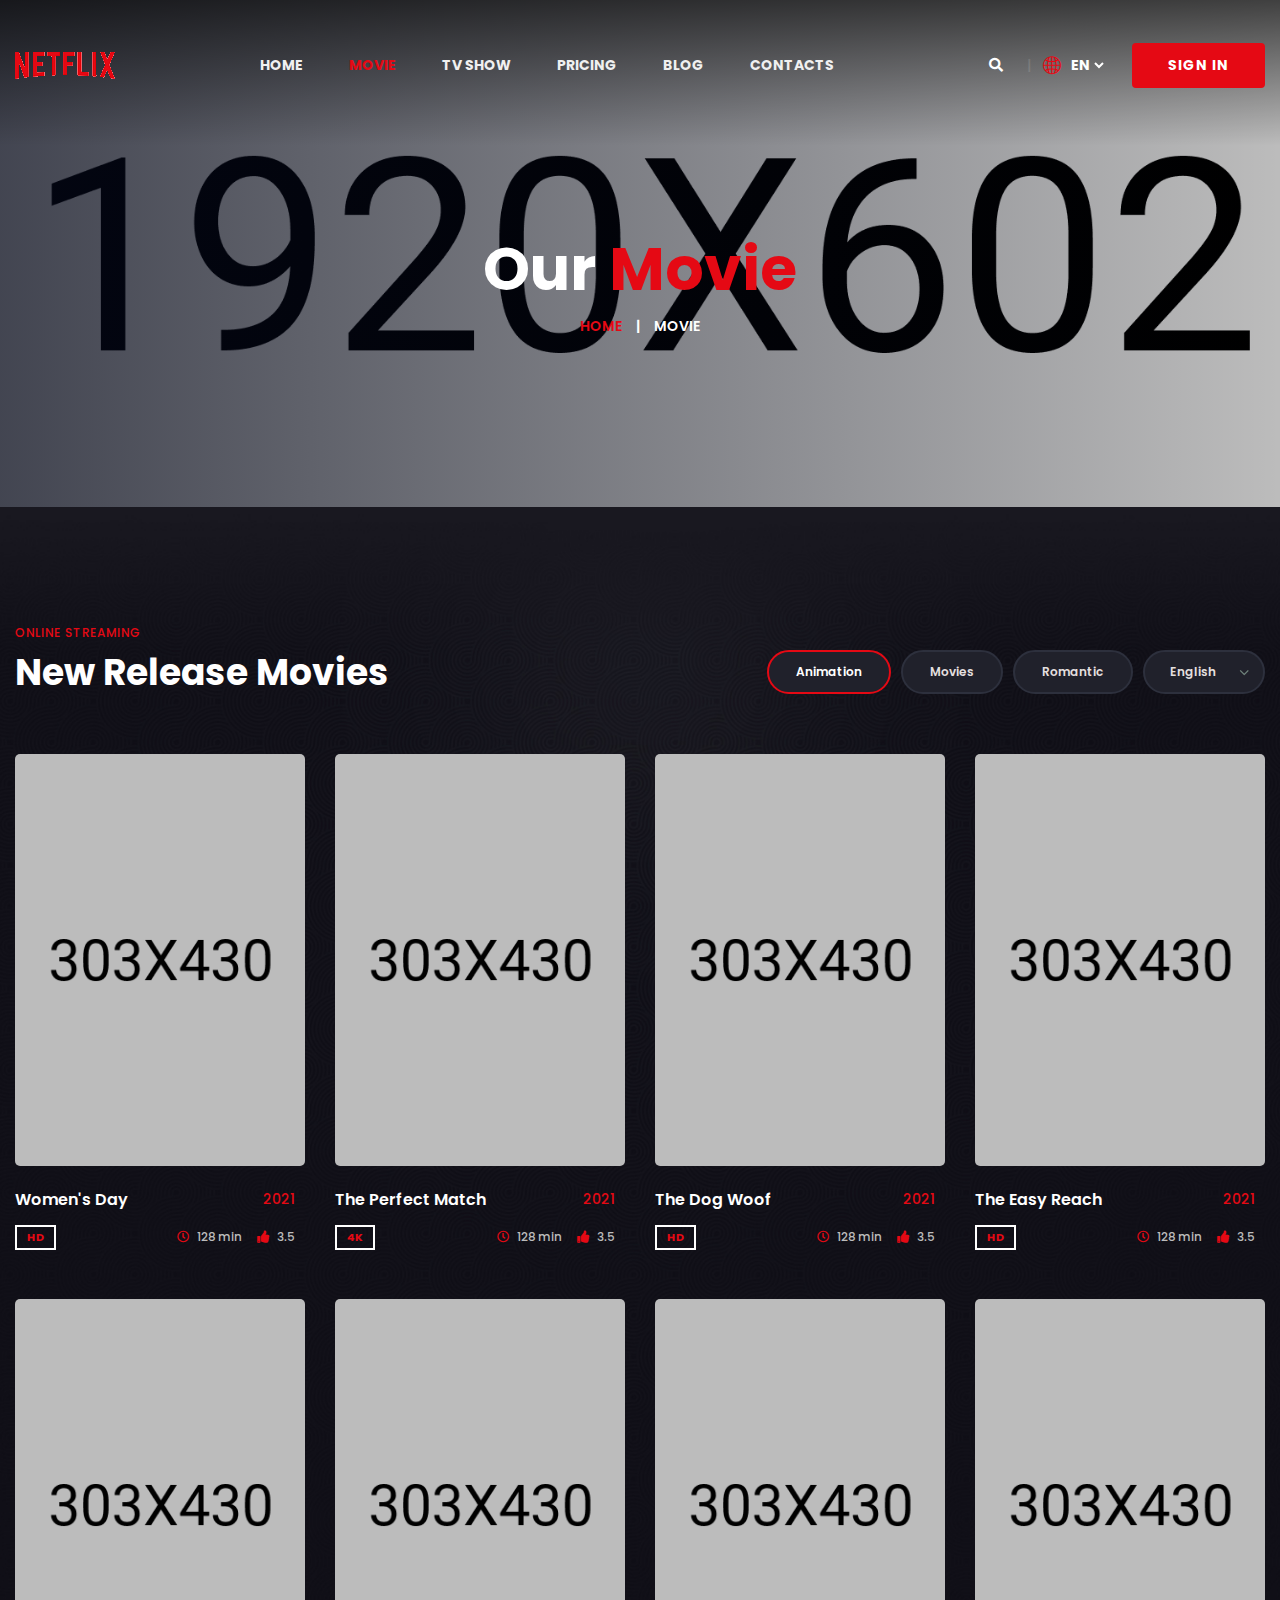
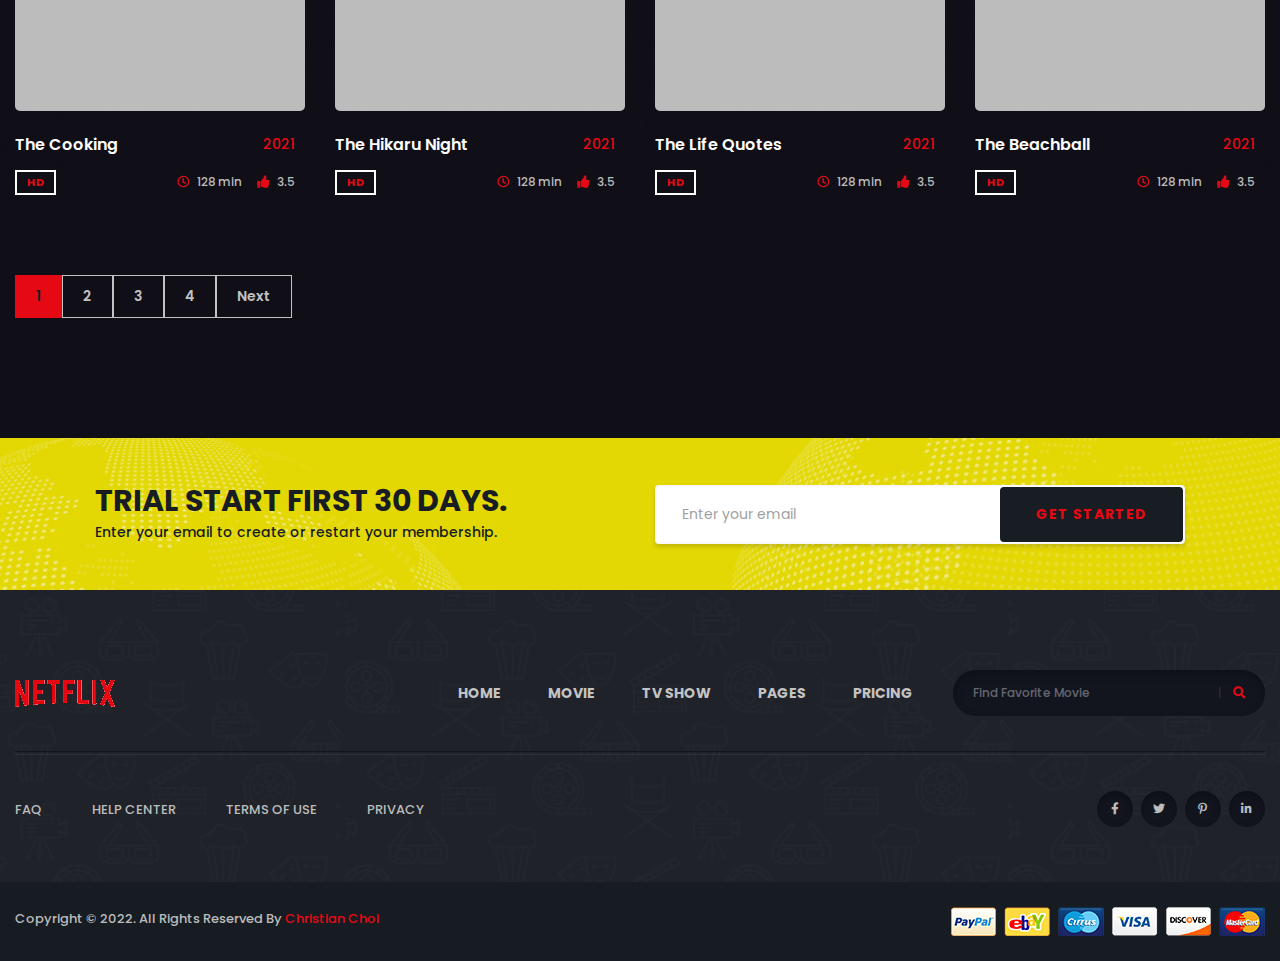
<file: movie.html>
<!doctype html>
<html class="no-js" lang="">
    <head>
        <meta charset="utf-8">
        <meta http-equiv="x-ua-compatible" content="ie=edge">
        <title>Netflix</title>
        <meta name="description" content="">
        <meta name="viewport" content="width=device-width, initial-scale=1">

		<link rel="shortcut icon" type="image/x-icon" href="img/favicon.png">
        <!-- Place favicon.ico in the root directory -->

		<!-- CSS here -->
        <link rel="stylesheet" href="css/bootstrap.min.css">
        <link rel="stylesheet" href="css/animate.min.css">
        <link rel="stylesheet" href="css/magnific-popup.css">
        <link rel="stylesheet" href="css/fontawesome-all.min.css">
        <link rel="stylesheet" href="css/owl.carousel.min.css">
        <link rel="stylesheet" href="css/flaticon.css">
        <link rel="stylesheet" href="css/odometer.css">
        <link rel="stylesheet" href="css/aos.css">
        <link rel="stylesheet" href="css/slick.css">
        <link rel="stylesheet" href="css/default.css">
        <link rel="stylesheet" href="css/style.css">
        <link rel="stylesheet" href="css/responsive.css">
    </head>
    <body>

        <!-- preloader -->
        <div id="preloader">
            <div id="loading-center">
                <div id="loading-center-absolute">
                    <img src="img/preloader.svg" alt="">
                </div>
            </div>
        </div>
        <!-- preloader-end -->

		<!-- Scroll-top -->
        <button class="scroll-top scroll-to-target" data-target="html">
            <i class="fas fa-angle-up"></i>
        </button>
        <!-- Scroll-top-end-->

        <!-- header-area -->
        <header>
            <div id="sticky-header" class="menu-area transparent-header">
                <div class="container custom-container">
                    <div class="row">
                        <div class="col-12">
                            <div class="mobile-nav-toggler"><i class="fas fa-bars"></i></div>
                            <div class="menu-wrap">
                                <nav class="menu-nav show">
                                    <div class="logo">
                                        <a href="index.html">
                                            <img src="img/logo/logo.png" alt="Logo">
                                        </a>
                                    </div>
                                    <div class="navbar-wrap main-menu d-none d-lg-flex">
                                        <ul class="navigation">
                                            <li class="menu-item-has-children"><a href="#">Home</a>
                                                <ul class="submenu">
                                                    <li><a href="index.html">Home One</a></li>
                                                    <li><a href="index-2.html">Home Two</a></li>
                                                </ul>
                                            </li>
                                            <li class="active menu-item-has-children"><a href="#">Movie</a>
                                                <ul class="submenu">
                                                    <li class="active"><a href="movie.html">Movie</a></li>
                                                    <li><a href="movie-details.html">Movie Details</a></li>
                                                </ul>
                                            </li>
                                            <li><a href="tv-show.html">tv show</a></li>
                                            <li><a href="pricing.html">Pricing</a></li>
                                            <li class="menu-item-has-children"><a href="#">blog</a>
                                                <ul class="submenu">
                                                    <li><a href="blog.html">Our Blog</a></li>
                                                    <li><a href="blog-details.html">Blog Details</a></li>
                                                </ul>
                                            </li>
                                            <li><a href="contact.html">contacts</a></li>
                                        </ul>
                                    </div>
                                    <div class="header-action d-none d-md-block">
                                        <ul>
                                            <li class="header-search"><a href="#" data-toggle="modal" data-target="#search-modal"><i class="fas fa-search"></i></a></li>
                                            <li class="header-lang">
                                                <form action="#">
                                                    <div class="icon"><i class="flaticon-globe"></i></div>
                                                    <select id="lang-dropdown">
                                                        <option value="">En</option>
                                                        <option value="">Au</option>
                                                        <option value="">AR</option>
                                                        <option value="">TU</option>
                                                    </select>
                                                </form>
                                            </li>
                                            <li class="header-btn"><a href="#" class="btn">Sign In</a></li>
                                        </ul>
                                    </div>
                                </nav>
                            </div>

                            <!-- Mobile Menu  -->
                            <div class="mobile-menu">
                                <div class="close-btn"><i class="fas fa-times"></i></div>

                                <nav class="menu-box">
                                    <div class="nav-logo"><a href="index.html"><img src="img/logo/logo.png" alt="" title=""></a>
                                    </div>
                                    <div class="menu-outer">
                                        <!--Here Menu Will Come Automatically Via Javascript / Same Menu as in Header-->
                                    </div>
                                    <div class="social-links">
                                        <ul class="clearfix">
                                            <li><a href="#"><span class="fab fa-twitter"></span></a></li>
                                            <li><a href="#"><span class="fab fa-facebook-square"></span></a></li>
                                            <li><a href="#"><span class="fab fa-pinterest-p"></span></a></li>
                                            <li><a href="#"><span class="fab fa-instagram"></span></a></li>
                                            <li><a href="#"><span class="fab fa-youtube"></span></a></li>
                                        </ul>
                                    </div>
                                </nav>
                            </div>
                            <div class="menu-backdrop"></div>
                            <!-- End Mobile Menu -->

                            <!-- Modal Search -->
                            <div class="modal fade" id="search-modal" tabindex="-1" role="dialog" aria-hidden="true">
                                <div class="modal-dialog" role="document">
                                    <div class="modal-content">
                                        <form>
                                            <input type="text" placeholder="Search here...">
                                            <button><i class="fas fa-search"></i></button>
                                        </form>
                                    </div>
                                </div>
                            </div>
                            <!-- Modal Search-end -->

                        </div>
                    </div>
                </div>
            </div>
        </header>
        <!-- header-area-end -->


        <!-- main-area -->
        <main>

            <!-- breadcrumb-area -->
            <section class="breadcrumb-area breadcrumb-bg" data-background="img/bg/breadcrumb_bg.jpg">
                <div class="container">
                    <div class="row">
                        <div class="col-12">
                            <div class="breadcrumb-content">
                                <h2 class="title">Our <span>Movie</span></h2>
                                <nav aria-label="breadcrumb">
                                    <ol class="breadcrumb">
                                        <li class="breadcrumb-item"><a href="index.html">Home</a></li>
                                        <li class="breadcrumb-item active" aria-current="page">Movie</li>
                                    </ol>
                                </nav>
                            </div>
                        </div>
                    </div>
                </div>
            </section>
            <!-- breadcrumb-area-end -->

            <!-- movie-area -->
            <section class="movie-area movie-bg" data-background="img/bg/movie_bg.jpg">
                <div class="container">
                    <div class="row align-items-end mb-60">
                        <div class="col-lg-6">
                            <div class="section-title text-center text-lg-left">
                                <span class="sub-title">ONLINE STREAMING</span>
                                <h2 class="title">New Release Movies</h2>
                            </div>
                        </div>
                        <div class="col-lg-6">
                            <div class="movie-page-meta">
                                <div class="tr-movie-menu-active text-center">
                                    <button class="active" data-filter="*">Animation</button>
                                    <button class="" data-filter=".cat-one">Movies</button>
                                    <button class="" data-filter=".cat-two">Romantic</button>
                                </div>
                                <form action="#" class="movie-filter-form">
                                    <select class="custom-select">
                                        <option selected>English</option>
                                        <option value="1">Blueray</option>
                                        <option value="2">4k Movie</option>
                                        <option value="3">Hd Movie</option>
                                    </select>
                                </form>
                            </div>
                        </div>
                    </div>
                    <div class="row tr-movie-active">
                        <div class="col-xl-3 col-lg-4 col-sm-6 grid-item grid-sizer cat-two">
                            <div class="movie-item movie-item-three mb-50">
                                <div class="movie-poster">
                                    <img src="img/poster/ucm_poster01.jpg" alt="">
                                    <ul class="overlay-btn">
                                        <li class="rating">
                                            <i class="fas fa-star"></i>
                                            <i class="fas fa-star"></i>
                                            <i class="fas fa-star"></i>
                                            <i class="fas fa-star"></i>
                                            <i class="fas fa-star"></i>
                                        </li>
                                        <li><a href="https://www.youtube.com/watch?v=R2gbPxeNk2E" class="popup-video btn">Watch Now</a></li>
                                        <li><a href="movie-details.html" class="btn">Details</a></li>
                                    </ul>
                                </div>
                                <div class="movie-content">
                                    <div class="top">
                                        <h5 class="title"><a href="movie-details.html">Women's Day</a></h5>
                                        <span class="date">2021</span>
                                    </div>
                                    <div class="bottom">
                                        <ul>
                                            <li><span class="quality">hd</span></li>
                                            <li>
                                                <span class="duration"><i class="far fa-clock"></i> 128 min</span>
                                                <span class="rating"><i class="fas fa-thumbs-up"></i> 3.5</span>
                                            </li>
                                        </ul>
                                    </div>
                                </div>
                            </div>
                        </div>
                        <div class="col-xl-3 col-lg-4 col-sm-6 grid-item grid-sizer cat-one">
                            <div class="movie-item movie-item-three mb-50">
                                <div class="movie-poster">
                                    <img src="img/poster/ucm_poster02.jpg" alt="">
                                    <ul class="overlay-btn">
                                        <li class="rating">
                                            <i class="fas fa-star"></i>
                                            <i class="fas fa-star"></i>
                                            <i class="fas fa-star"></i>
                                            <i class="fas fa-star"></i>
                                            <i class="fas fa-star"></i>
                                        </li>
                                        <li><a href="https://www.youtube.com/watch?v=R2gbPxeNk2E" class="popup-video btn">Watch Now</a></li>
                                        <li><a href="movie-details.html" class="btn">Details</a></li>
                                    </ul>
                                </div>
                                <div class="movie-content">
                                    <div class="top">
                                        <h5 class="title"><a href="movie-details.html">The Perfect Match</a></h5>
                                        <span class="date">2021</span>
                                    </div>
                                    <div class="bottom">
                                        <ul>
                                            <li><span class="quality">4k</span></li>
                                            <li>
                                                <span class="duration"><i class="far fa-clock"></i> 128 min</span>
                                                <span class="rating"><i class="fas fa-thumbs-up"></i> 3.5</span>
                                            </li>
                                        </ul>
                                    </div>
                                </div>
                            </div>
                        </div>
                        <div class="col-xl-3 col-lg-4 col-sm-6 grid-item grid-sizer cat-two">
                            <div class="movie-item movie-item-three mb-50">
                                <div class="movie-poster">
                                    <img src="img/poster/ucm_poster03.jpg" alt="">
                                    <ul class="overlay-btn">
                                        <li class="rating">
                                            <i class="fas fa-star"></i>
                                            <i class="fas fa-star"></i>
                                            <i class="fas fa-star"></i>
                                            <i class="fas fa-star"></i>
                                            <i class="fas fa-star"></i>
                                        </li>
                                        <li><a href="https://www.youtube.com/watch?v=R2gbPxeNk2E" class="popup-video btn">Watch Now</a></li>
                                        <li><a href="movie-details.html" class="btn">Details</a></li>
                                    </ul>
                                </div>
                                <div class="movie-content">
                                    <div class="top">
                                        <h5 class="title"><a href="movie-details.html">The Dog Woof</a></h5>
                                        <span class="date">2021</span>
                                    </div>
                                    <div class="bottom">
                                        <ul>
                                            <li><span class="quality">hd</span></li>
                                            <li>
                                                <span class="duration"><i class="far fa-clock"></i> 128 min</span>
                                                <span class="rating"><i class="fas fa-thumbs-up"></i> 3.5</span>
                                            </li>
                                        </ul>
                                    </div>
                                </div>
                            </div>
                        </div>
                        <div class="col-xl-3 col-lg-4 col-sm-6 grid-item grid-sizer cat-one">
                            <div class="movie-item movie-item-three mb-50">
                                <div class="movie-poster">
                                    <img src="img/poster/ucm_poster04.jpg" alt="">
                                    <ul class="overlay-btn">
                                        <li class="rating">
                                            <i class="fas fa-star"></i>
                                            <i class="fas fa-star"></i>
                                            <i class="fas fa-star"></i>
                                            <i class="fas fa-star"></i>
                                            <i class="fas fa-star"></i>
                                        </li>
                                        <li><a href="https://www.youtube.com/watch?v=R2gbPxeNk2E" class="popup-video btn">Watch Now</a></li>
                                        <li><a href="movie-details.html" class="btn">Details</a></li>
                                    </ul>
                                </div>
                                <div class="movie-content">
                                    <div class="top">
                                        <h5 class="title"><a href="movie-details.html">The Easy Reach</a></h5>
                                        <span class="date">2021</span>
                                    </div>
                                    <div class="bottom">
                                        <ul>
                                            <li><span class="quality">hd</span></li>
                                            <li>
                                                <span class="duration"><i class="far fa-clock"></i> 128 min</span>
                                                <span class="rating"><i class="fas fa-thumbs-up"></i> 3.5</span>
                                            </li>
                                        </ul>
                                    </div>
                                </div>
                            </div>
                        </div>
                        <div class="col-xl-3 col-lg-4 col-sm-6 grid-item grid-sizer cat-two">
                            <div class="movie-item movie-item-three mb-50">
                                <div class="movie-poster">
                                    <img src="img/poster/ucm_poster05.jpg" alt="">
                                    <ul class="overlay-btn">
                                        <li class="rating">
                                            <i class="fas fa-star"></i>
                                            <i class="fas fa-star"></i>
                                            <i class="fas fa-star"></i>
                                            <i class="fas fa-star"></i>
                                            <i class="fas fa-star"></i>
                                        </li>
                                        <li><a href="https://www.youtube.com/watch?v=R2gbPxeNk2E" class="popup-video btn">Watch Now</a></li>
                                        <li><a href="movie-details.html" class="btn">Details</a></li>
                                    </ul>
                                </div>
                                <div class="movie-content">
                                    <div class="top">
                                        <h5 class="title"><a href="movie-details.html">The Cooking</a></h5>
                                        <span class="date">2021</span>
                                    </div>
                                    <div class="bottom">
                                        <ul>
                                            <li><span class="quality">hd</span></li>
                                            <li>
                                                <span class="duration"><i class="far fa-clock"></i> 128 min</span>
                                                <span class="rating"><i class="fas fa-thumbs-up"></i> 3.5</span>
                                            </li>
                                        </ul>
                                    </div>
                                </div>
                            </div>
                        </div>
                        <div class="col-xl-3 col-lg-4 col-sm-6 grid-item grid-sizer cat-one cat-two">
                            <div class="movie-item movie-item-three mb-50">
                                <div class="movie-poster">
                                    <img src="img/poster/ucm_poster06.jpg" alt="">
                                    <ul class="overlay-btn">
                                        <li class="rating">
                                            <i class="fas fa-star"></i>
                                            <i class="fas fa-star"></i>
                                            <i class="fas fa-star"></i>
                                            <i class="fas fa-star"></i>
                                            <i class="fas fa-star"></i>
                                        </li>
                                        <li><a href="https://www.youtube.com/watch?v=R2gbPxeNk2E" class="popup-video btn">Watch Now</a></li>
                                        <li><a href="movie-details.html" class="btn">Details</a></li>
                                    </ul>
                                </div>
                                <div class="movie-content">
                                    <div class="top">
                                        <h5 class="title"><a href="movie-details.html">The Hikaru Night</a></h5>
                                        <span class="date">2021</span>
                                    </div>
                                    <div class="bottom">
                                        <ul>
                                            <li><span class="quality">hd</span></li>
                                            <li>
                                                <span class="duration"><i class="far fa-clock"></i> 128 min</span>
                                                <span class="rating"><i class="fas fa-thumbs-up"></i> 3.5</span>
                                            </li>
                                        </ul>
                                    </div>
                                </div>
                            </div>
                        </div>
                        <div class="col-xl-3 col-lg-4 col-sm-6 grid-item grid-sizer cat-one">
                            <div class="movie-item movie-item-three mb-50">
                                <div class="movie-poster">
                                    <img src="img/poster/ucm_poster07.jpg" alt="">
                                    <ul class="overlay-btn">
                                        <li class="rating">
                                            <i class="fas fa-star"></i>
                                            <i class="fas fa-star"></i>
                                            <i class="fas fa-star"></i>
                                            <i class="fas fa-star"></i>
                                            <i class="fas fa-star"></i>
                                        </li>
                                        <li><a href="https://www.youtube.com/watch?v=R2gbPxeNk2E" class="popup-video btn">Watch Now</a></li>
                                        <li><a href="movie-details.html" class="btn">Details</a></li>
                                    </ul>
                                </div>
                                <div class="movie-content">
                                    <div class="top">
                                        <h5 class="title"><a href="movie-details.html">The Life Quotes</a></h5>
                                        <span class="date">2021</span>
                                    </div>
                                    <div class="bottom">
                                        <ul>
                                            <li><span class="quality">hd</span></li>
                                            <li>
                                                <span class="duration"><i class="far fa-clock"></i> 128 min</span>
                                                <span class="rating"><i class="fas fa-thumbs-up"></i> 3.5</span>
                                            </li>
                                        </ul>
                                    </div>
                                </div>
                            </div>
                        </div>
                        <div class="col-xl-3 col-lg-4 col-sm-6 grid-item grid-sizer cat-one cat-two">
                            <div class="movie-item movie-item-three mb-50">
                                <div class="movie-poster">
                                    <img src="img/poster/ucm_poster08.jpg" alt="">
                                    <ul class="overlay-btn">
                                        <li class="rating">
                                            <i class="fas fa-star"></i>
                                            <i class="fas fa-star"></i>
                                            <i class="fas fa-star"></i>
                                            <i class="fas fa-star"></i>
                                            <i class="fas fa-star"></i>
                                        </li>
                                        <li><a href="https://www.youtube.com/watch?v=R2gbPxeNk2E" class="popup-video btn">Watch Now</a></li>
                                        <li><a href="movie-details.html" class="btn">Details</a></li>
                                    </ul>
                                </div>
                                <div class="movie-content">
                                    <div class="top">
                                        <h5 class="title"><a href="movie-details.html">The Beachball</a></h5>
                                        <span class="date">2021</span>
                                    </div>
                                    <div class="bottom">
                                        <ul>
                                            <li><span class="quality">hd</span></li>
                                            <li>
                                                <span class="duration"><i class="far fa-clock"></i> 128 min</span>
                                                <span class="rating"><i class="fas fa-thumbs-up"></i> 3.5</span>
                                            </li>
                                        </ul>
                                    </div>
                                </div>
                            </div>
                        </div>
                    </div>
                    <div class="row">
                        <div class="col-12">
                            <div class="pagination-wrap mt-30">
                                <nav>
                                    <ul>
                                        <li class="active"><a href="#">1</a></li>
                                        <li><a href="#">2</a></li>
                                        <li><a href="#">3</a></li>
                                        <li><a href="#">4</a></li>
                                        <li><a href="#">Next</a></li>
                                    </ul>
                                </nav>
                            </div>
                        </div>
                    </div>
                </div>
            </section>
            <!-- movie-area-end -->

            <!-- newsletter-area -->
            <section class="newsletter-area newsletter-bg" data-background="img/bg/newsletter_bg.jpg">
                <div class="container">
                    <div class="newsletter-inner-wrap">
                        <div class="row align-items-center">
                            <div class="col-lg-6">
                                <div class="newsletter-content">
                                    <h4>Trial Start First 30 Days.</h4>
                                    <p>Enter your email to create or restart your membership.</p>
                                </div>
                            </div>
                            <div class="col-lg-6">
                                <form action="#" class="newsletter-form">
                                    <input type="email" required placeholder="Enter your email">
                                    <button class="btn">get started</button>
                                </form>
                            </div>
                        </div>
                    </div>
                </div>
            </section>
            <!-- newsletter-area-end -->

        </main>
        <!-- main-area-end -->


        <!-- footer-area -->
        <footer>
            <div class="footer-top-wrap">
                <div class="container">
                    <div class="footer-menu-wrap">
                        <div class="row align-items-center">
                            <div class="col-lg-3">
                                <div class="footer-logo">
                                    <a href="index.html"><img src="img/logo/logo.png" alt=""></a>
                                </div>
                            </div>
                            <div class="col-lg-9">
                                <div class="footer-menu">
                                    <nav>
                                        <ul class="navigation">
                                            <li><a href="index.html">Home</a></li>
                                            <li><a href="index.html">Movie</a></li>
                                            <li><a href="index.html">tv show</a></li>
                                            <li><a href="index.html">pages</a></li>
                                            <li><a href="pricing.html">Pricing</a></li>
                                        </ul>
                                        <div class="footer-search">
                                            <form action="#">
                                                <input type="text" placeholder="Find Favorite Movie">
                                                <button><i class="fas fa-search"></i></button>
                                            </form>
                                        </div>
                                    </nav>
                                </div>
                            </div>
                        </div>
                    </div>
                    <div class="footer-quick-link-wrap">
                        <div class="row align-items-center">
                            <div class="col-md-7">
                                <div class="quick-link-list">
                                    <ul>
                                        <li><a href="#">FAQ</a></li>
                                        <li><a href="#">Help Center</a></li>
                                        <li><a href="#">Terms of Use</a></li>
                                        <li><a href="#">Privacy</a></li>
                                    </ul>
                                </div>
                            </div>
                            <div class="col-md-5">
                                <div class="footer-social">
                                    <ul>
                                        <li><a href="#"><i class="fab fa-facebook-f"></i></a></li>
                                        <li><a href="#"><i class="fab fa-twitter"></i></a></li>
                                        <li><a href="#"><i class="fab fa-pinterest-p"></i></a></li>
                                        <li><a href="#"><i class="fab fa-linkedin-in"></i></a></li>
                                    </ul>
                                </div>
                            </div>
                        </div>
                    </div>
                </div>
            </div>
            <div class="copyright-wrap">
                <div class="container">
                    <div class="row">
                        <div class="col-lg-6 col-md-6">
                            <div class="copyright-text">
                                <p>Copyright &copy; 2022. All Rights Reserved By <a href="https://christianchoi.com/">Christian Choi</a></p>
                            </div>
                        </div>
                        <div class="col-lg-6 col-md-6">
                            <div class="payment-method-img text-center text-md-right">
                                <img src="img/images/card_img.png" alt="img">
                            </div>
                        </div>
                    </div>
                </div>
            </div>
        </footer>
        <!-- footer-area-end -->





		<!-- JS here -->
        <script src="js/vendor/jquery-3.6.0.min.js"></script>
        <script src="js/popper.min.js"></script>
        <script src="js/bootstrap.min.js"></script>
        <script src="js/isotope.pkgd.min.js"></script>
        <script src="js/imagesloaded.pkgd.min.js"></script>
        <script src="js/jquery.magnific-popup.min.js"></script>
        <script src="js/owl.carousel.min.js"></script>
        <script src="js/jquery.odometer.min.js"></script>
        <script src="js/jquery.appear.js"></script>
        <script src="js/slick.min.js"></script>
        <script src="js/ajax-form.js"></script>
        <script src="js/wow.min.js"></script>
        <script src="js/aos.js"></script>
        <script src="js/plugins.js"></script>
        <script src="js/main.js"></script>
    </body>
</html>
</file>
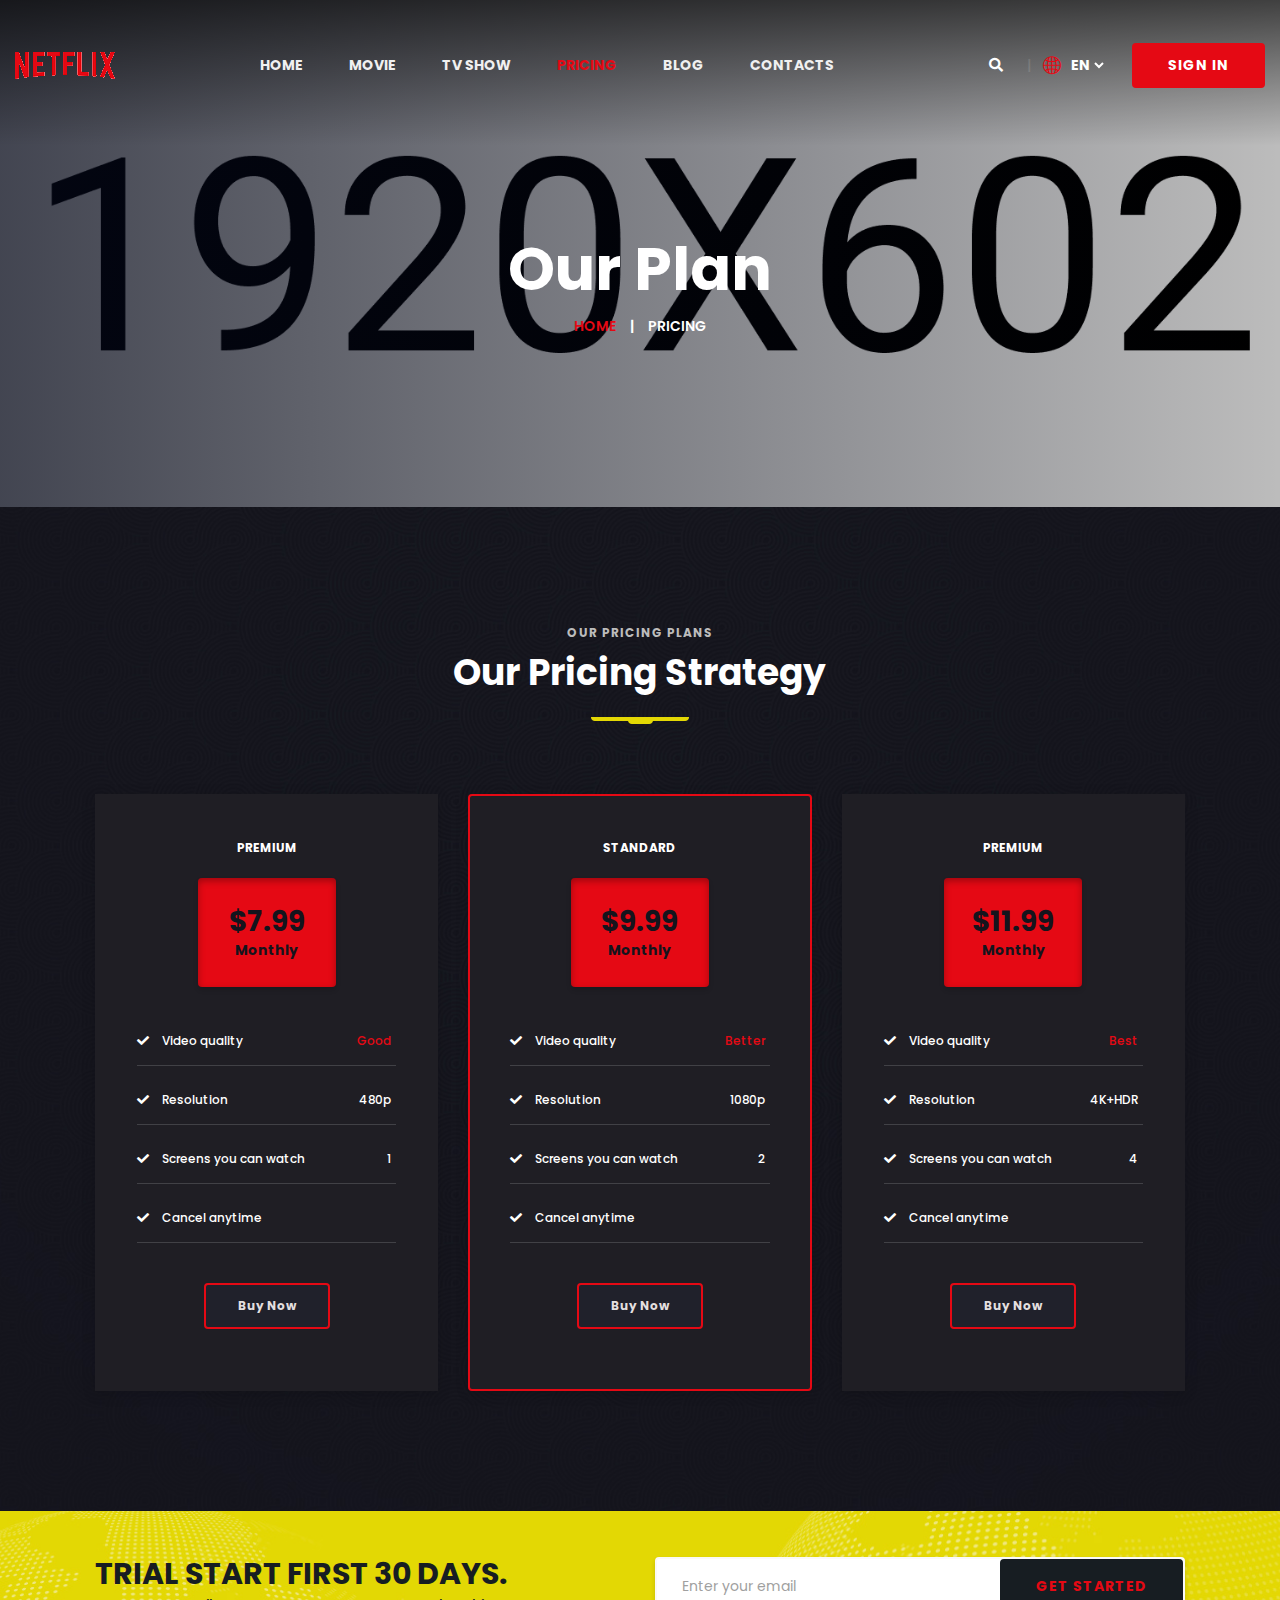
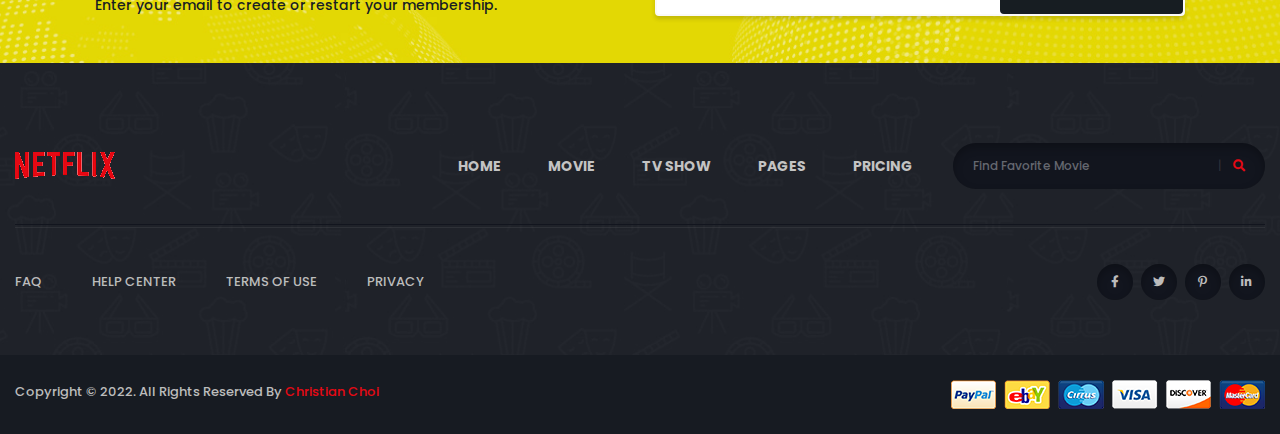
<file: pricing.html>
<!doctype html>
<html class="no-js" lang="">
    <head>
        <meta charset="utf-8">
        <meta http-equiv="x-ua-compatible" content="ie=edge">
        <title>Netflix</title>
        <meta name="description" content="">
        <meta name="viewport" content="width=device-width, initial-scale=1">

		<link rel="shortcut icon" type="image/x-icon" href="img/favicon.png">
        <!-- Place favicon.ico in the root directory -->

		<!-- CSS here -->
        <link rel="stylesheet" href="css/bootstrap.min.css">
        <link rel="stylesheet" href="css/animate.min.css">
        <link rel="stylesheet" href="css/magnific-popup.css">
        <link rel="stylesheet" href="css/fontawesome-all.min.css">
        <link rel="stylesheet" href="css/owl.carousel.min.css">
        <link rel="stylesheet" href="css/flaticon.css">
        <link rel="stylesheet" href="css/odometer.css">
        <link rel="stylesheet" href="css/aos.css">
        <link rel="stylesheet" href="css/slick.css">
        <link rel="stylesheet" href="css/default.css">
        <link rel="stylesheet" href="css/style.css">
        <link rel="stylesheet" href="css/responsive.css">
    </head>
    <body>

        <!-- preloader -->
        <div id="preloader">
            <div id="loading-center">
                <div id="loading-center-absolute">
                    <img src="img/preloader.svg" alt="">
                </div>
            </div>
        </div>
        <!-- preloader-end -->

		<!-- Scroll-top -->
        <button class="scroll-top scroll-to-target" data-target="html">
            <i class="fas fa-angle-up"></i>
        </button>
        <!-- Scroll-top-end-->

        <!-- header-area -->
        <header>
            <div id="sticky-header" class="menu-area transparent-header">
                <div class="container custom-container">
                    <div class="row">
                        <div class="col-12">
                            <div class="mobile-nav-toggler"><i class="fas fa-bars"></i></div>
                            <div class="menu-wrap">
                                <nav class="menu-nav show">
                                    <div class="logo">
                                        <a href="index.html">
                                            <img src="img/logo/logo.png" alt="Logo">
                                        </a>
                                    </div>
                                    <div class="navbar-wrap main-menu d-none d-lg-flex">
                                        <ul class="navigation">
                                            <li class="menu-item-has-children"><a href="#">Home</a>
                                                <ul class="submenu">
                                                    <li><a href="index.html">Home One</a></li>
                                                    <li><a href="index-2.html">Home Two</a></li>
                                                </ul>
                                            </li>
                                            <li class="menu-item-has-children"><a href="#">Movie</a>
                                                <ul class="submenu">
                                                    <li><a href="movie.html">Movie</a></li>
                                                    <li><a href="movie-details.html">Movie Details</a></li>
                                                </ul>
                                            </li>
                                            <li><a href="tv-show.html">tv show</a></li>
                                            <li class="active"><a href="pricing.html">Pricing</a></li>
                                            <li class="menu-item-has-children"><a href="#">blog</a>
                                                <ul class="submenu">
                                                    <li><a href="blog.html">Our Blog</a></li>
                                                    <li><a href="blog-details.html">Blog Details</a></li>
                                                </ul>
                                            </li>
                                            <li><a href="contact.html">contacts</a></li>
                                        </ul>
                                    </div>
                                    <div class="header-action d-none d-md-block">
                                        <ul>
                                            <li class="header-search"><a href="#" data-toggle="modal" data-target="#search-modal"><i class="fas fa-search"></i></a></li>
                                            <li class="header-lang">
                                                <form action="#">
                                                    <div class="icon"><i class="flaticon-globe"></i></div>
                                                    <select id="lang-dropdown">
                                                        <option value="">En</option>
                                                        <option value="">Au</option>
                                                        <option value="">AR</option>
                                                        <option value="">TU</option>
                                                    </select>
                                                </form>
                                            </li>
                                            <li class="header-btn"><a href="#" class="btn">Sign In</a></li>
                                        </ul>
                                    </div>
                                </nav>
                            </div>

                            <!-- Mobile Menu  -->
                            <div class="mobile-menu">
                                <div class="close-btn"><i class="fas fa-times"></i></div>

                                <nav class="menu-box">
                                    <div class="nav-logo"><a href="index.html"><img src="img/logo/logo.png" alt="" title=""></a>
                                    </div>
                                    <div class="menu-outer">
                                        <!--Here Menu Will Come Automatically Via Javascript / Same Menu as in Header-->
                                    </div>
                                    <div class="social-links">
                                        <ul class="clearfix">
                                            <li><a href="#"><span class="fab fa-twitter"></span></a></li>
                                            <li><a href="#"><span class="fab fa-facebook-square"></span></a></li>
                                            <li><a href="#"><span class="fab fa-pinterest-p"></span></a></li>
                                            <li><a href="#"><span class="fab fa-instagram"></span></a></li>
                                            <li><a href="#"><span class="fab fa-youtube"></span></a></li>
                                        </ul>
                                    </div>
                                </nav>
                            </div>
                            <div class="menu-backdrop"></div>
                            <!-- End Mobile Menu -->

                            <!-- Modal Search -->
                            <div class="modal fade" id="search-modal" tabindex="-1" role="dialog" aria-hidden="true">
                                <div class="modal-dialog" role="document">
                                    <div class="modal-content">
                                        <form>
                                            <input type="text" placeholder="Search here...">
                                            <button><i class="fas fa-search"></i></button>
                                        </form>
                                    </div>
                                </div>
                            </div>
                            <!-- Modal Search-end -->

                        </div>
                    </div>
                </div>
            </div>
        </header>
        <!-- header-area-end -->


        <!-- main-area -->
        <main>

            <!-- breadcrumb-area -->
            <section class="breadcrumb-area breadcrumb-bg" data-background="img/bg/breadcrumb_bg.jpg">
                <div class="container">
                    <div class="row">
                        <div class="col-12">
                            <div class="breadcrumb-content">
                                <h2 class="title">Our Plan</h2>
                                <nav aria-label="breadcrumb">
                                    <ol class="breadcrumb">
                                        <li class="breadcrumb-item"><a href="index.html">Home</a></li>
                                        <li class="breadcrumb-item active" aria-current="page">Pricing</li>
                                    </ol>
                                </nav>
                            </div>
                        </div>
                    </div>
                </div>
            </section>
            <!-- breadcrumb-area-end -->

            <!-- pricing-area -->
            <section class="pricing-area pricing-bg" data-background="img/bg/pricing_bg.jpg">
                <div class="container">
                    <div class="row justify-content-center">
                        <div class="col-lg-8">
                            <div class="section-title title-style-three text-center mb-70">
                                <span class="sub-title">our pricing plans</span>
                                <h2 class="title">Our Pricing Strategy</h2>
                            </div>
                        </div>
                    </div>
                    <div class="pricing-box-wrap">
                        <div class="row justify-content-center">
                            <div class="col-lg-4 col-md-6 col-sm-8">
                                <div class="pricing-box-item mb-30">
                                    <div class="pricing-top">
                                        <h6>premium</h6>
                                        <div class="price">
                                            <h3>$7.99</h3>
                                            <span>Monthly</span>
                                        </div>
                                    </div>
                                    <div class="pricing-list">
                                        <ul>
                                            <li class="quality"><i class="fas fa-check"></i> Video quality <span>Good</span></li>
                                            <li><i class="fas fa-check"></i> Resolution <span>480p</span></li>
                                            <li><i class="fas fa-check"></i> Screens you can watch <span>1</span></li>
                                            <li><i class="fas fa-check"></i> Cancel anytime</li>
                                        </ul>
                                    </div>
                                    <div class="pricing-btn">
                                        <a href="#" class="btn">Buy Now</a>
                                    </div>
                                </div>
                            </div>
                            <div class="col-lg-4 col-md-6 col-sm-8">
                                <div class="pricing-box-item active mb-30">
                                    <div class="pricing-top">
                                        <h6>standard</h6>
                                        <div class="price">
                                            <h3>$9.99</h3>
                                            <span>Monthly</span>
                                        </div>
                                    </div>
                                    <div class="pricing-list">
                                        <ul>
                                            <li class="quality"><i class="fas fa-check"></i> Video quality <span>Better</span></li>
                                            <li><i class="fas fa-check"></i> Resolution <span>1080p</span></li>
                                            <li><i class="fas fa-check"></i> Screens you can watch <span>2</span></li>
                                            <li><i class="fas fa-check"></i> Cancel anytime</li>
                                        </ul>
                                    </div>
                                    <div class="pricing-btn">
                                        <a href="#" class="btn">Buy Now</a>
                                    </div>
                                </div>
                            </div>
                            <div class="col-lg-4 col-md-6 col-sm-8">
                                <div class="pricing-box-item mb-30">
                                    <div class="pricing-top">
                                        <h6>premium</h6>
                                        <div class="price">
                                            <h3>$11.99</h3>
                                            <span>Monthly</span>
                                        </div>
                                    </div>
                                    <div class="pricing-list">
                                        <ul>
                                            <li class="quality"><i class="fas fa-check"></i> Video quality <span>Best</span></li>
                                            <li><i class="fas fa-check"></i> Resolution <span>4K+HDR</span></li>
                                            <li><i class="fas fa-check"></i> Screens you can watch <span>4</span></li>
                                            <li><i class="fas fa-check"></i> Cancel anytime</li>
                                        </ul>
                                    </div>
                                    <div class="pricing-btn">
                                        <a href="#" class="btn">Buy Now</a>
                                    </div>
                                </div>
                            </div>
                        </div>
                    </div>
                </div>
            </section>
            <!-- pricing-area-end -->

            <!-- newsletter-area -->
            <section class="newsletter-area newsletter-bg" data-background="img/bg/newsletter_bg.jpg">
                <div class="container">
                    <div class="newsletter-inner-wrap">
                        <div class="row align-items-center">
                            <div class="col-lg-6">
                                <div class="newsletter-content">
                                    <h4>Trial Start First 30 Days.</h4>
                                    <p>Enter your email to create or restart your membership.</p>
                                </div>
                            </div>
                            <div class="col-lg-6">
                                <form action="#" class="newsletter-form">
                                    <input type="email" required placeholder="Enter your email">
                                    <button class="btn">get started</button>
                                </form>
                            </div>
                        </div>
                    </div>
                </div>
            </section>
            <!-- newsletter-area-end -->

        </main>
        <!-- main-area-end -->


        <!-- footer-area -->
        <footer>
            <div class="footer-top-wrap">
                <div class="container">
                    <div class="footer-menu-wrap">
                        <div class="row align-items-center">
                            <div class="col-lg-3">
                                <div class="footer-logo">
                                    <a href="index.html"><img src="img/logo/logo.png" alt=""></a>
                                </div>
                            </div>
                            <div class="col-lg-9">
                                <div class="footer-menu">
                                    <nav>
                                        <ul class="navigation">
                                            <li><a href="index.html">Home</a></li>
                                            <li><a href="index.html">Movie</a></li>
                                            <li><a href="index.html">tv show</a></li>
                                            <li><a href="index.html">pages</a></li>
                                            <li><a href="pricing.html">Pricing</a></li>
                                        </ul>
                                        <div class="footer-search">
                                            <form action="#">
                                                <input type="text" placeholder="Find Favorite Movie">
                                                <button><i class="fas fa-search"></i></button>
                                            </form>
                                        </div>
                                    </nav>
                                </div>
                            </div>
                        </div>
                    </div>
                    <div class="footer-quick-link-wrap">
                        <div class="row align-items-center">
                            <div class="col-md-7">
                                <div class="quick-link-list">
                                    <ul>
                                        <li><a href="#">FAQ</a></li>
                                        <li><a href="#">Help Center</a></li>
                                        <li><a href="#">Terms of Use</a></li>
                                        <li><a href="#">Privacy</a></li>
                                    </ul>
                                </div>
                            </div>
                            <div class="col-md-5">
                                <div class="footer-social">
                                    <ul>
                                        <li><a href="#"><i class="fab fa-facebook-f"></i></a></li>
                                        <li><a href="#"><i class="fab fa-twitter"></i></a></li>
                                        <li><a href="#"><i class="fab fa-pinterest-p"></i></a></li>
                                        <li><a href="#"><i class="fab fa-linkedin-in"></i></a></li>
                                    </ul>
                                </div>
                            </div>
                        </div>
                    </div>
                </div>
            </div>
            <div class="copyright-wrap">
                <div class="container">
                    <div class="row">
                        <div class="col-lg-6 col-md-6">
                            <div class="copyright-text">
                                <p>Copyright &copy; 2022. All Rights Reserved By <a href="https://christianchoi.com/">Christian Choi</a></p>
                            </div>
                        </div>
                        <div class="col-lg-6 col-md-6">
                            <div class="payment-method-img text-center text-md-right">
                                <img src="img/images/card_img.png" alt="img">
                            </div>
                        </div>
                    </div>
                </div>
            </div>
        </footer>
        <!-- footer-area-end -->





		<!-- JS here -->
        <script src="js/vendor/jquery-3.6.0.min.js"></script>
        <script src="js/popper.min.js"></script>
        <script src="js/bootstrap.min.js"></script>
        <script src="js/isotope.pkgd.min.js"></script>
        <script src="js/imagesloaded.pkgd.min.js"></script>
        <script src="js/jquery.magnific-popup.min.js"></script>
        <script src="js/owl.carousel.min.js"></script>
        <script src="js/jquery.odometer.min.js"></script>
        <script src="js/jquery.appear.js"></script>
        <script src="js/slick.min.js"></script>
        <script src="js/ajax-form.js"></script>
        <script src="js/wow.min.js"></script>
        <script src="js/aos.js"></script>
        <script src="js/plugins.js"></script>
        <script src="js/main.js"></script>
    </body>
</html>
</file>
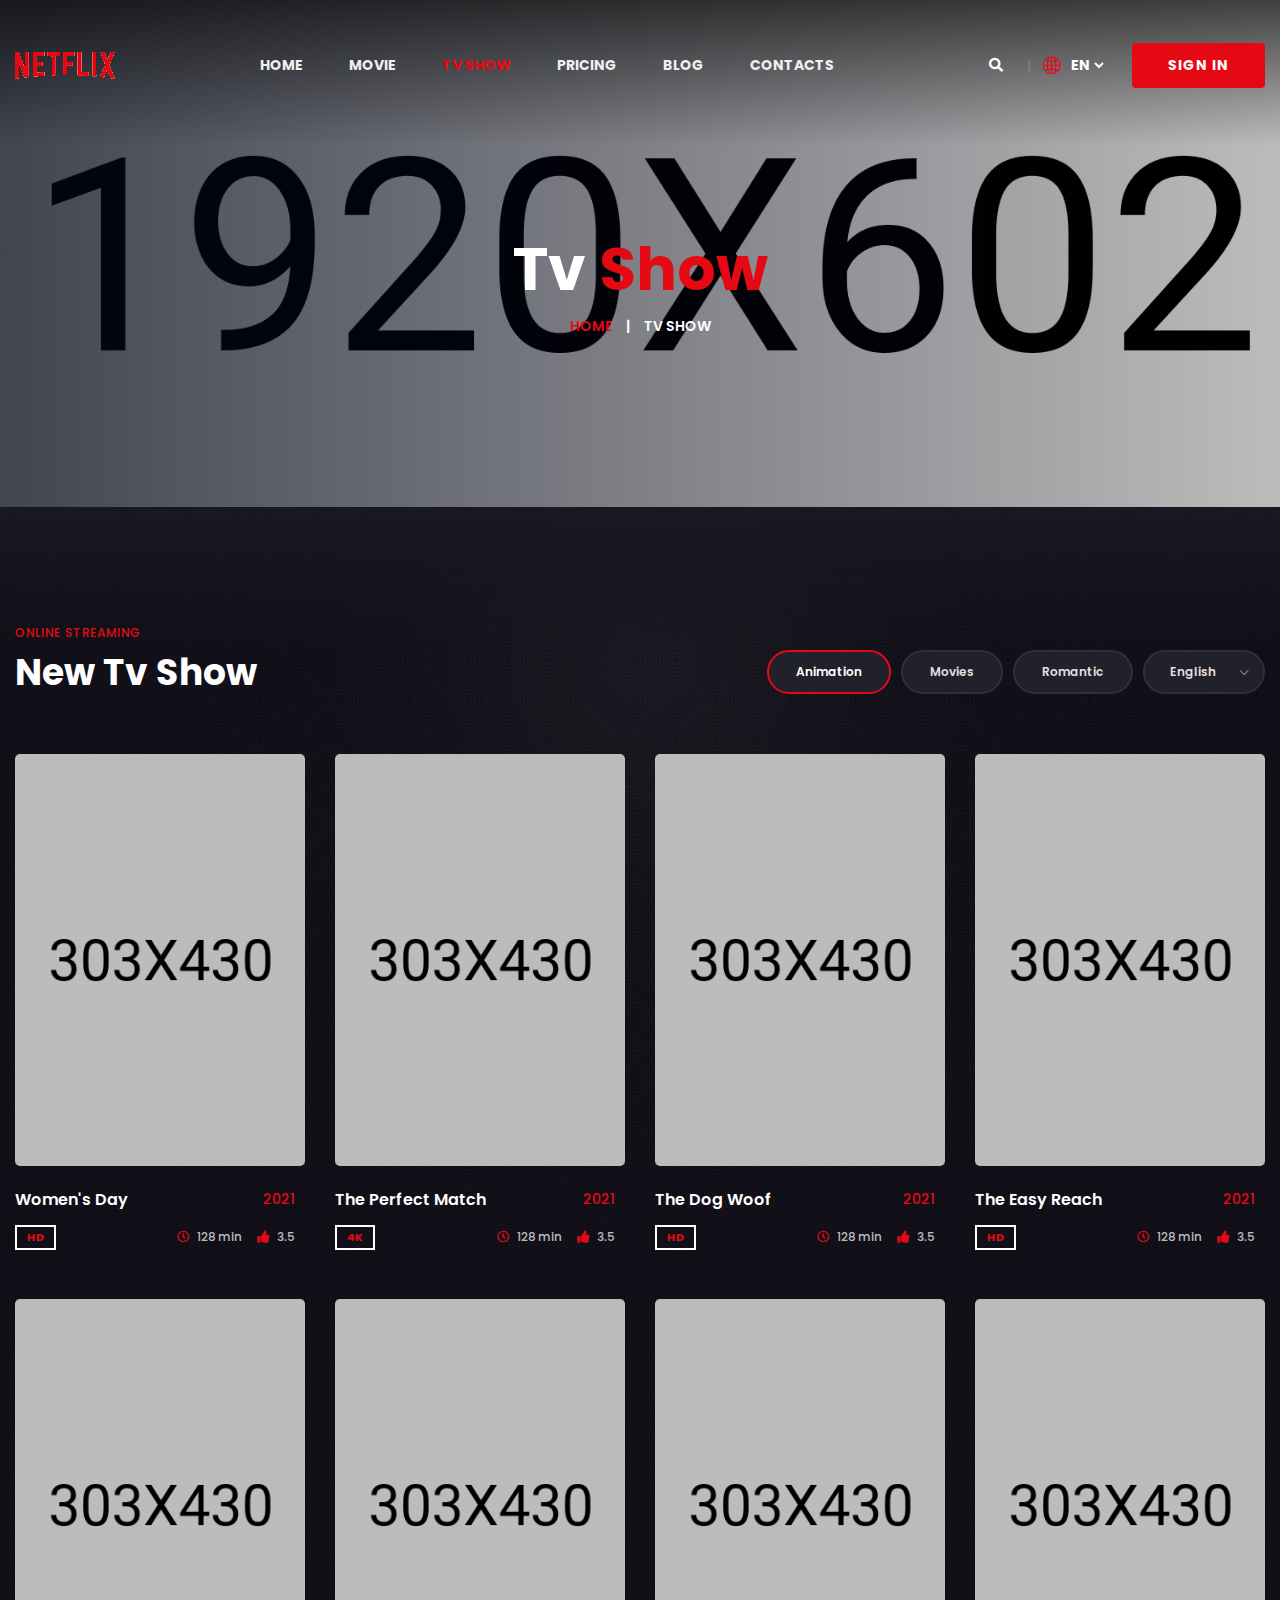
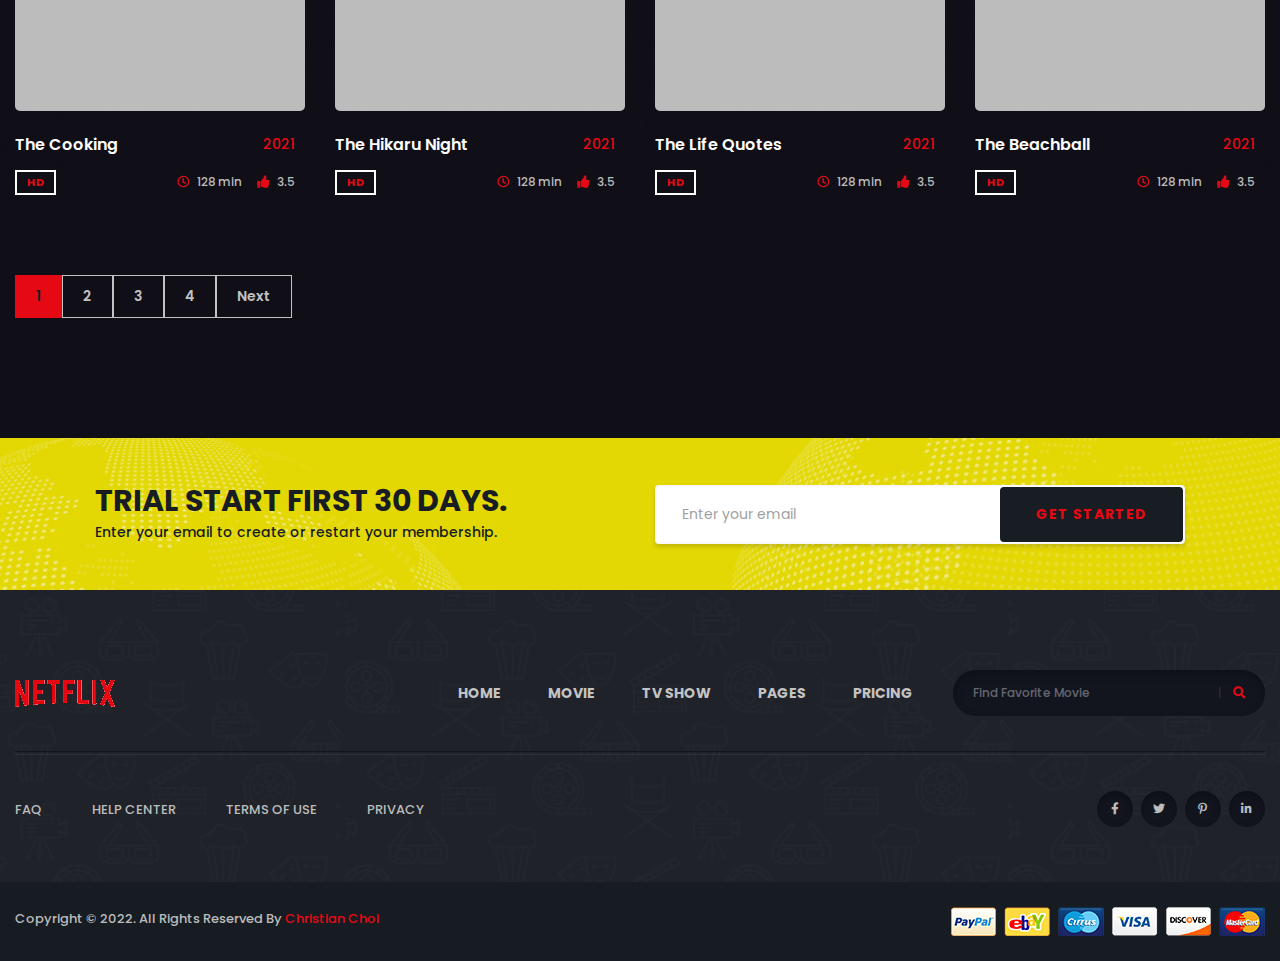
<file: tv-show.html>
<!doctype html>
<html class="no-js" lang="">
    <head>
        <meta charset="utf-8">
        <meta http-equiv="x-ua-compatible" content="ie=edge">
        <title>Netflix</title>
        <meta name="description" content="">
        <meta name="viewport" content="width=device-width, initial-scale=1">

		<link rel="shortcut icon" type="image/x-icon" href="img/favicon.png">
        <!-- Place favicon.ico in the root directory -->

		<!-- CSS here -->
        <link rel="stylesheet" href="css/bootstrap.min.css">
        <link rel="stylesheet" href="css/animate.min.css">
        <link rel="stylesheet" href="css/magnific-popup.css">
        <link rel="stylesheet" href="css/fontawesome-all.min.css">
        <link rel="stylesheet" href="css/owl.carousel.min.css">
        <link rel="stylesheet" href="css/flaticon.css">
        <link rel="stylesheet" href="css/odometer.css">
        <link rel="stylesheet" href="css/aos.css">
        <link rel="stylesheet" href="css/slick.css">
        <link rel="stylesheet" href="css/default.css">
        <link rel="stylesheet" href="css/style.css">
        <link rel="stylesheet" href="css/responsive.css">
    </head>
    <body>

        <!-- preloader -->
        <div id="preloader">
            <div id="loading-center">
                <div id="loading-center-absolute">
                    <img src="img/preloader.svg" alt="">
                </div>
            </div>
        </div>
        <!-- preloader-end -->

		<!-- Scroll-top -->
        <button class="scroll-top scroll-to-target" data-target="html">
            <i class="fas fa-angle-up"></i>
        </button>
        <!-- Scroll-top-end-->

        <!-- header-area -->
        <header>
            <div id="sticky-header" class="menu-area transparent-header">
                <div class="container custom-container">
                    <div class="row">
                        <div class="col-12">
                            <div class="mobile-nav-toggler"><i class="fas fa-bars"></i></div>
                            <div class="menu-wrap">
                                <nav class="menu-nav show">
                                    <div class="logo">
                                        <a href="index.html">
                                            <img src="img/logo/logo.png" alt="Logo">
                                        </a>
                                    </div>
                                    <div class="navbar-wrap main-menu d-none d-lg-flex">
                                        <ul class="navigation">
                                            <li class="menu-item-has-children"><a href="#">Home</a>
                                                <ul class="submenu">
                                                    <li><a href="index.html">Home One</a></li>
                                                    <li><a href="index-2.html">Home Two</a></li>
                                                </ul>
                                            </li>
                                            <li class="menu-item-has-children"><a href="#">Movie</a>
                                                <ul class="submenu">
                                                    <li><a href="movie.html">Movie</a></li>
                                                    <li><a href="movie-details.html">Movie Details</a></li>
                                                </ul>
                                            </li>
                                            <li class="active"><a href="tv-show.html">tv show</a></li>
                                            <li><a href="pricing.html">Pricing</a></li>
                                            <li class="menu-item-has-children"><a href="#">blog</a>
                                                <ul class="submenu">
                                                    <li><a href="blog.html">Our Blog</a></li>
                                                    <li><a href="blog-details.html">Blog Details</a></li>
                                                </ul>
                                            </li>
                                            <li><a href="contact.html">contacts</a></li>
                                        </ul>
                                    </div>
                                    <div class="header-action d-none d-md-block">
                                        <ul>
                                            <li class="header-search"><a href="#" data-toggle="modal" data-target="#search-modal"><i class="fas fa-search"></i></a></li>
                                            <li class="header-lang">
                                                <form action="#">
                                                    <div class="icon"><i class="flaticon-globe"></i></div>
                                                    <select id="lang-dropdown">
                                                        <option value="">En</option>
                                                        <option value="">Au</option>
                                                        <option value="">AR</option>
                                                        <option value="">TU</option>
                                                    </select>
                                                </form>
                                            </li>
                                            <li class="header-btn"><a href="#" class="btn">Sign In</a></li>
                                        </ul>
                                    </div>
                                </nav>
                            </div>

                            <!-- Mobile Menu  -->
                            <div class="mobile-menu">
                                <div class="close-btn"><i class="fas fa-times"></i></div>

                                <nav class="menu-box">
                                    <div class="nav-logo"><a href="index.html"><img src="img/logo/logo.png" alt="" title=""></a>
                                    </div>
                                    <div class="menu-outer">
                                        <!--Here Menu Will Come Automatically Via Javascript / Same Menu as in Header-->
                                    </div>
                                    <div class="social-links">
                                        <ul class="clearfix">
                                            <li><a href="#"><span class="fab fa-twitter"></span></a></li>
                                            <li><a href="#"><span class="fab fa-facebook-square"></span></a></li>
                                            <li><a href="#"><span class="fab fa-pinterest-p"></span></a></li>
                                            <li><a href="#"><span class="fab fa-instagram"></span></a></li>
                                            <li><a href="#"><span class="fab fa-youtube"></span></a></li>
                                        </ul>
                                    </div>
                                </nav>
                            </div>
                            <div class="menu-backdrop"></div>
                            <!-- End Mobile Menu -->

                            <!-- Modal Search -->
                            <div class="modal fade" id="search-modal" tabindex="-1" role="dialog" aria-hidden="true">
                                <div class="modal-dialog" role="document">
                                    <div class="modal-content">
                                        <form>
                                            <input type="text" placeholder="Search here...">
                                            <button><i class="fas fa-search"></i></button>
                                        </form>
                                    </div>
                                </div>
                            </div>
                            <!-- Modal Search-end -->

                        </div>
                    </div>
                </div>
            </div>
        </header>
        <!-- header-area-end -->


        <!-- main-area -->
        <main>

            <!-- breadcrumb-area -->
            <section class="breadcrumb-area breadcrumb-bg" data-background="img/bg/breadcrumb_bg.jpg">
                <div class="container">
                    <div class="row">
                        <div class="col-12">
                            <div class="breadcrumb-content">
                                <h2 class="title">Tv <span>Show</span></h2>
                                <nav aria-label="breadcrumb">
                                    <ol class="breadcrumb">
                                        <li class="breadcrumb-item"><a href="index.html">Home</a></li>
                                        <li class="breadcrumb-item active" aria-current="page">tv show</li>
                                    </ol>
                                </nav>
                            </div>
                        </div>
                    </div>
                </div>
            </section>
            <!-- breadcrumb-area-end -->

            <!-- movie-area -->
            <section class="movie-area movie-bg" data-background="img/bg/movie_bg.jpg">
                <div class="container">
                    <div class="row align-items-end mb-60">
                        <div class="col-lg-6">
                            <div class="section-title text-center text-lg-left">
                                <span class="sub-title">ONLINE STREAMING</span>
                                <h2 class="title">New Tv Show</h2>
                            </div>
                        </div>
                        <div class="col-lg-6">
                            <div class="movie-page-meta">
                                <div class="tr-movie-menu-active text-center">
                                    <button class="active" data-filter="*">Animation</button>
                                    <button class="" data-filter=".cat-one">Movies</button>
                                    <button class="" data-filter=".cat-two">Romantic</button>
                                </div>
                                <form action="#" class="movie-filter-form">
                                    <select class="custom-select">
                                        <option selected>English</option>
                                        <option value="1">Blueray</option>
                                        <option value="2">4k Movie</option>
                                        <option value="3">Hd Movie</option>
                                    </select>
                                </form>
                            </div>
                        </div>
                    </div>
                    <div class="row tr-movie-active">
                        <div class="col-xl-3 col-lg-4 col-sm-6 grid-item grid-sizer cat-two">
                            <div class="movie-item movie-item-three mb-50">
                                <div class="movie-poster">
                                    <img src="img/poster/ucm_poster01.jpg" alt="">
                                    <ul class="overlay-btn">
                                        <li class="rating">
                                            <i class="fas fa-star"></i>
                                            <i class="fas fa-star"></i>
                                            <i class="fas fa-star"></i>
                                            <i class="fas fa-star"></i>
                                            <i class="fas fa-star"></i>
                                        </li>
                                        <li><a href="https://www.youtube.com/watch?v=R2gbPxeNk2E" class="popup-video btn">Watch Now</a></li>
                                        <li><a href="movie-details.html" class="btn">Details</a></li>
                                    </ul>
                                </div>
                                <div class="movie-content">
                                    <div class="top">
                                        <h5 class="title"><a href="movie-details.html">Women's Day</a></h5>
                                        <span class="date">2021</span>
                                    </div>
                                    <div class="bottom">
                                        <ul>
                                            <li><span class="quality">hd</span></li>
                                            <li>
                                                <span class="duration"><i class="far fa-clock"></i> 128 min</span>
                                                <span class="rating"><i class="fas fa-thumbs-up"></i> 3.5</span>
                                            </li>
                                        </ul>
                                    </div>
                                </div>
                            </div>
                        </div>
                        <div class="col-xl-3 col-lg-4 col-sm-6 grid-item grid-sizer cat-one">
                            <div class="movie-item movie-item-three mb-50">
                                <div class="movie-poster">
                                    <img src="img/poster/ucm_poster02.jpg" alt="">
                                    <ul class="overlay-btn">
                                        <li class="rating">
                                            <i class="fas fa-star"></i>
                                            <i class="fas fa-star"></i>
                                            <i class="fas fa-star"></i>
                                            <i class="fas fa-star"></i>
                                            <i class="fas fa-star"></i>
                                        </li>
                                        <li><a href="https://www.youtube.com/watch?v=R2gbPxeNk2E" class="popup-video btn">Watch Now</a></li>
                                        <li><a href="movie-details.html" class="btn">Details</a></li>
                                    </ul>
                                </div>
                                <div class="movie-content">
                                    <div class="top">
                                        <h5 class="title"><a href="movie-details.html">The Perfect Match</a></h5>
                                        <span class="date">2021</span>
                                    </div>
                                    <div class="bottom">
                                        <ul>
                                            <li><span class="quality">4k</span></li>
                                            <li>
                                                <span class="duration"><i class="far fa-clock"></i> 128 min</span>
                                                <span class="rating"><i class="fas fa-thumbs-up"></i> 3.5</span>
                                            </li>
                                        </ul>
                                    </div>
                                </div>
                            </div>
                        </div>
                        <div class="col-xl-3 col-lg-4 col-sm-6 grid-item grid-sizer cat-two">
                            <div class="movie-item movie-item-three mb-50">
                                <div class="movie-poster">
                                    <img src="img/poster/ucm_poster03.jpg" alt="">
                                    <ul class="overlay-btn">
                                        <li class="rating">
                                            <i class="fas fa-star"></i>
                                            <i class="fas fa-star"></i>
                                            <i class="fas fa-star"></i>
                                            <i class="fas fa-star"></i>
                                            <i class="fas fa-star"></i>
                                        </li>
                                        <li><a href="https://www.youtube.com/watch?v=R2gbPxeNk2E" class="popup-video btn">Watch Now</a></li>
                                        <li><a href="movie-details.html" class="btn">Details</a></li>
                                    </ul>
                                </div>
                                <div class="movie-content">
                                    <div class="top">
                                        <h5 class="title"><a href="movie-details.html">The Dog Woof</a></h5>
                                        <span class="date">2021</span>
                                    </div>
                                    <div class="bottom">
                                        <ul>
                                            <li><span class="quality">hd</span></li>
                                            <li>
                                                <span class="duration"><i class="far fa-clock"></i> 128 min</span>
                                                <span class="rating"><i class="fas fa-thumbs-up"></i> 3.5</span>
                                            </li>
                                        </ul>
                                    </div>
                                </div>
                            </div>
                        </div>
                        <div class="col-xl-3 col-lg-4 col-sm-6 grid-item grid-sizer cat-one">
                            <div class="movie-item movie-item-three mb-50">
                                <div class="movie-poster">
                                    <img src="img/poster/ucm_poster04.jpg" alt="">
                                    <ul class="overlay-btn">
                                        <li class="rating">
                                            <i class="fas fa-star"></i>
                                            <i class="fas fa-star"></i>
                                            <i class="fas fa-star"></i>
                                            <i class="fas fa-star"></i>
                                            <i class="fas fa-star"></i>
                                        </li>
                                        <li><a href="https://www.youtube.com/watch?v=R2gbPxeNk2E" class="popup-video btn">Watch Now</a></li>
                                        <li><a href="movie-details.html" class="btn">Details</a></li>
                                    </ul>
                                </div>
                                <div class="movie-content">
                                    <div class="top">
                                        <h5 class="title"><a href="movie-details.html">The Easy Reach</a></h5>
                                        <span class="date">2021</span>
                                    </div>
                                    <div class="bottom">
                                        <ul>
                                            <li><span class="quality">hd</span></li>
                                            <li>
                                                <span class="duration"><i class="far fa-clock"></i> 128 min</span>
                                                <span class="rating"><i class="fas fa-thumbs-up"></i> 3.5</span>
                                            </li>
                                        </ul>
                                    </div>
                                </div>
                            </div>
                        </div>
                        <div class="col-xl-3 col-lg-4 col-sm-6 grid-item grid-sizer cat-two">
                            <div class="movie-item movie-item-three mb-50">
                                <div class="movie-poster">
                                    <img src="img/poster/ucm_poster05.jpg" alt="">
                                    <ul class="overlay-btn">
                                        <li class="rating">
                                            <i class="fas fa-star"></i>
                                            <i class="fas fa-star"></i>
                                            <i class="fas fa-star"></i>
                                            <i class="fas fa-star"></i>
                                            <i class="fas fa-star"></i>
                                        </li>
                                        <li><a href="https://www.youtube.com/watch?v=R2gbPxeNk2E" class="popup-video btn">Watch Now</a></li>
                                        <li><a href="movie-details.html" class="btn">Details</a></li>
                                    </ul>
                                </div>
                                <div class="movie-content">
                                    <div class="top">
                                        <h5 class="title"><a href="movie-details.html">The Cooking</a></h5>
                                        <span class="date">2021</span>
                                    </div>
                                    <div class="bottom">
                                        <ul>
                                            <li><span class="quality">hd</span></li>
                                            <li>
                                                <span class="duration"><i class="far fa-clock"></i> 128 min</span>
                                                <span class="rating"><i class="fas fa-thumbs-up"></i> 3.5</span>
                                            </li>
                                        </ul>
                                    </div>
                                </div>
                            </div>
                        </div>
                        <div class="col-xl-3 col-lg-4 col-sm-6 grid-item grid-sizer cat-one cat-two">
                            <div class="movie-item movie-item-three mb-50">
                                <div class="movie-poster">
                                    <img src="img/poster/ucm_poster06.jpg" alt="">
                                    <ul class="overlay-btn">
                                        <li class="rating">
                                            <i class="fas fa-star"></i>
                                            <i class="fas fa-star"></i>
                                            <i class="fas fa-star"></i>
                                            <i class="fas fa-star"></i>
                                            <i class="fas fa-star"></i>
                                        </li>
                                        <li><a href="https://www.youtube.com/watch?v=R2gbPxeNk2E" class="popup-video btn">Watch Now</a></li>
                                        <li><a href="movie-details.html" class="btn">Details</a></li>
                                    </ul>
                                </div>
                                <div class="movie-content">
                                    <div class="top">
                                        <h5 class="title"><a href="movie-details.html">The Hikaru Night</a></h5>
                                        <span class="date">2021</span>
                                    </div>
                                    <div class="bottom">
                                        <ul>
                                            <li><span class="quality">hd</span></li>
                                            <li>
                                                <span class="duration"><i class="far fa-clock"></i> 128 min</span>
                                                <span class="rating"><i class="fas fa-thumbs-up"></i> 3.5</span>
                                            </li>
                                        </ul>
                                    </div>
                                </div>
                            </div>
                        </div>
                        <div class="col-xl-3 col-lg-4 col-sm-6 grid-item grid-sizer cat-one">
                            <div class="movie-item movie-item-three mb-50">
                                <div class="movie-poster">
                                    <img src="img/poster/ucm_poster07.jpg" alt="">
                                    <ul class="overlay-btn">
                                        <li class="rating">
                                            <i class="fas fa-star"></i>
                                            <i class="fas fa-star"></i>
                                            <i class="fas fa-star"></i>
                                            <i class="fas fa-star"></i>
                                            <i class="fas fa-star"></i>
                                        </li>
                                        <li><a href="https://www.youtube.com/watch?v=R2gbPxeNk2E" class="popup-video btn">Watch Now</a></li>
                                        <li><a href="movie-details.html" class="btn">Details</a></li>
                                    </ul>
                                </div>
                                <div class="movie-content">
                                    <div class="top">
                                        <h5 class="title"><a href="movie-details.html">The Life Quotes</a></h5>
                                        <span class="date">2021</span>
                                    </div>
                                    <div class="bottom">
                                        <ul>
                                            <li><span class="quality">hd</span></li>
                                            <li>
                                                <span class="duration"><i class="far fa-clock"></i> 128 min</span>
                                                <span class="rating"><i class="fas fa-thumbs-up"></i> 3.5</span>
                                            </li>
                                        </ul>
                                    </div>
                                </div>
                            </div>
                        </div>
                        <div class="col-xl-3 col-lg-4 col-sm-6 grid-item grid-sizer cat-one cat-two">
                            <div class="movie-item movie-item-three mb-50">
                                <div class="movie-poster">
                                    <img src="img/poster/ucm_poster08.jpg" alt="">
                                    <ul class="overlay-btn">
                                        <li class="rating">
                                            <i class="fas fa-star"></i>
                                            <i class="fas fa-star"></i>
                                            <i class="fas fa-star"></i>
                                            <i class="fas fa-star"></i>
                                            <i class="fas fa-star"></i>
                                        </li>
                                        <li><a href="https://www.youtube.com/watch?v=R2gbPxeNk2E" class="popup-video btn">Watch Now</a></li>
                                        <li><a href="movie-details.html" class="btn">Details</a></li>
                                    </ul>
                                </div>
                                <div class="movie-content">
                                    <div class="top">
                                        <h5 class="title"><a href="movie-details.html">The Beachball</a></h5>
                                        <span class="date">2021</span>
                                    </div>
                                    <div class="bottom">
                                        <ul>
                                            <li><span class="quality">hd</span></li>
                                            <li>
                                                <span class="duration"><i class="far fa-clock"></i> 128 min</span>
                                                <span class="rating"><i class="fas fa-thumbs-up"></i> 3.5</span>
                                            </li>
                                        </ul>
                                    </div>
                                </div>
                            </div>
                        </div>
                    </div>
                    <div class="row">
                        <div class="col-12">
                            <div class="pagination-wrap mt-30">
                                <nav>
                                    <ul>
                                        <li class="active"><a href="#">1</a></li>
                                        <li><a href="#">2</a></li>
                                        <li><a href="#">3</a></li>
                                        <li><a href="#">4</a></li>
                                        <li><a href="#">Next</a></li>
                                    </ul>
                                </nav>
                            </div>
                        </div>
                    </div>
                </div>
            </section>
            <!-- movie-area-end -->

            <!-- newsletter-area -->
            <section class="newsletter-area newsletter-bg" data-background="img/bg/newsletter_bg.jpg">
                <div class="container">
                    <div class="newsletter-inner-wrap">
                        <div class="row align-items-center">
                            <div class="col-lg-6">
                                <div class="newsletter-content">
                                    <h4>Trial Start First 30 Days.</h4>
                                    <p>Enter your email to create or restart your membership.</p>
                                </div>
                            </div>
                            <div class="col-lg-6">
                                <form action="#" class="newsletter-form">
                                    <input type="email" required placeholder="Enter your email">
                                    <button class="btn">get started</button>
                                </form>
                            </div>
                        </div>
                    </div>
                </div>
            </section>
            <!-- newsletter-area-end -->

        </main>
        <!-- main-area-end -->


        <!-- footer-area -->
        <footer>
            <div class="footer-top-wrap">
                <div class="container">
                    <div class="footer-menu-wrap">
                        <div class="row align-items-center">
                            <div class="col-lg-3">
                                <div class="footer-logo">
                                    <a href="index.html"><img src="img/logo/logo.png" alt=""></a>
                                </div>
                            </div>
                            <div class="col-lg-9">
                                <div class="footer-menu">
                                    <nav>
                                        <ul class="navigation">
                                            <li><a href="index.html">Home</a></li>
                                            <li><a href="index.html">Movie</a></li>
                                            <li><a href="index.html">tv show</a></li>
                                            <li><a href="index.html">pages</a></li>
                                            <li><a href="pricing.html">Pricing</a></li>
                                        </ul>
                                        <div class="footer-search">
                                            <form action="#">
                                                <input type="text" placeholder="Find Favorite Movie">
                                                <button><i class="fas fa-search"></i></button>
                                            </form>
                                        </div>
                                    </nav>
                                </div>
                            </div>
                        </div>
                    </div>
                    <div class="footer-quick-link-wrap">
                        <div class="row align-items-center">
                            <div class="col-md-7">
                                <div class="quick-link-list">
                                    <ul>
                                        <li><a href="#">FAQ</a></li>
                                        <li><a href="#">Help Center</a></li>
                                        <li><a href="#">Terms of Use</a></li>
                                        <li><a href="#">Privacy</a></li>
                                    </ul>
                                </div>
                            </div>
                            <div class="col-md-5">
                                <div class="footer-social">
                                    <ul>
                                        <li><a href="#"><i class="fab fa-facebook-f"></i></a></li>
                                        <li><a href="#"><i class="fab fa-twitter"></i></a></li>
                                        <li><a href="#"><i class="fab fa-pinterest-p"></i></a></li>
                                        <li><a href="#"><i class="fab fa-linkedin-in"></i></a></li>
                                    </ul>
                                </div>
                            </div>
                        </div>
                    </div>
                </div>
            </div>
            <div class="copyright-wrap">
                <div class="container">
                    <div class="row">
                        <div class="col-lg-6 col-md-6">
                            <div class="copyright-text">
                                <p>Copyright &copy; 2022. All Rights Reserved By <a href="https://christianchoi.com/">Christian Choi</a></p>
                            </div>
                        </div>
                        <div class="col-lg-6 col-md-6">
                            <div class="payment-method-img text-center text-md-right">
                                <img src="img/images/card_img.png" alt="img">
                            </div>
                        </div>
                    </div>
                </div>
            </div>
        </footer>
        <!-- footer-area-end -->





		<!-- JS here -->
        <script src="js/vendor/jquery-3.6.0.min.js"></script>
        <script src="js/popper.min.js"></script>
        <script src="js/bootstrap.min.js"></script>
        <script src="js/isotope.pkgd.min.js"></script>
        <script src="js/imagesloaded.pkgd.min.js"></script>
        <script src="js/jquery.magnific-popup.min.js"></script>
        <script src="js/owl.carousel.min.js"></script>
        <script src="js/jquery.odometer.min.js"></script>
        <script src="js/jquery.appear.js"></script>
        <script src="js/slick.min.js"></script>
        <script src="js/ajax-form.js"></script>
        <script src="js/wow.min.js"></script>
        <script src="js/aos.js"></script>
        <script src="js/plugins.js"></script>
        <script src="js/main.js"></script>
    </body>
</html>
</file>
<file: css/flaticon.css>
/*
  	Flaticon icon font: Flaticon
  	Creation date: 14/03/2021 08:05
  	*/

@font-face {
  font-family: "Flaticon";
  src: url("../fonts/Flaticon.eot");
  src: url("../fonts/Flaticon.eot?#iefix") format("embedded-opentype"),
       url("../fonts/Flaticon.woff2") format("woff2"),
       url("../fonts/Flaticon.woff") format("woff"),
       url("../fonts/Flaticon.ttf") format("truetype"),
       url("../fonts/Flaticon.svg#Flaticon") format("svg");
  font-weight: normal;
  font-style: normal;
}

@media screen and (-webkit-min-device-pixel-ratio:0) {
  @font-face {
    font-family: "Flaticon";
    src: url("../fonts/Flaticon.svg#Flaticon") format("svg");
  }
}

[class^="flaticon-"]:before, [class*=" flaticon-"]:before,
[class^="flaticon-"]:after, [class*=" flaticon-"]:after {
  font-family: Flaticon;
  font-style: normal;
}

.flaticon-television:before { content: "\f100"; }
.flaticon-globe:before { content: "\f101"; }
.flaticon-video-camera:before { content: "\f102"; }
</file>
<file: css/odometer.css>
.odometer.odometer-auto-theme, .odometer.odometer-theme-default {
  display: inline-block;
  vertical-align: middle;
  *vertical-align: auto;
  *zoom: 1;
  *display: inline;
  position: relative;
}
.odometer.odometer-auto-theme .odometer-digit, .odometer.odometer-theme-default .odometer-digit {
  display: inline-block;
  vertical-align: middle;
  *vertical-align: auto;
  *zoom: 1;
  *display: inline;
  position: relative;
}
.odometer.odometer-auto-theme .odometer-digit .odometer-digit-spacer, .odometer.odometer-theme-default .odometer-digit .odometer-digit-spacer {
  display: inline-block;
  vertical-align: middle;
  *vertical-align: auto;
  *zoom: 1;
  *display: inline;
  visibility: hidden;
}
.odometer.odometer-auto-theme .odometer-digit .odometer-digit-inner, .odometer.odometer-theme-default .odometer-digit .odometer-digit-inner {
  text-align: left;
  display: block;
  position: absolute;
  top: 0;
  left: 0;
  right: 0;
  bottom: 0;
  overflow: hidden;
}
.odometer.odometer-auto-theme .odometer-digit .odometer-ribbon, .odometer.odometer-theme-default .odometer-digit .odometer-ribbon {
  display: block;
}
.odometer.odometer-auto-theme .odometer-digit .odometer-ribbon-inner, .odometer.odometer-theme-default .odometer-digit .odometer-ribbon-inner {
  display: block;
  -webkit-backface-visibility: hidden;
  backface-visibility: hidden;
}
.odometer.odometer-auto-theme .odometer-digit .odometer-value, .odometer.odometer-theme-default .odometer-digit .odometer-value {
  display: block;
  -webkit-transform: translateZ(0);
  transform: translateZ(0);
}
.odometer.odometer-auto-theme .odometer-digit .odometer-value.odometer-last-value, .odometer.odometer-theme-default .odometer-digit .odometer-value.odometer-last-value {
  position: absolute;
}
.odometer.odometer-auto-theme.odometer-animating-up .odometer-ribbon-inner, .odometer.odometer-theme-default.odometer-animating-up .odometer-ribbon-inner {
  -webkit-transition: -webkit-transform 2s;
  -moz-transition: -moz-transform 2s;
  -ms-transition: -ms-transform 2s;
  -o-transition: -o-transform 2s;
  transition: transform 2s;
}
.odometer.odometer-auto-theme.odometer-animating-up.odometer-animating .odometer-ribbon-inner, .odometer.odometer-theme-default.odometer-animating-up.odometer-animating .odometer-ribbon-inner {
  -webkit-transform: translateY(-100%);
  -moz-transform: translateY(-100%);
  -ms-transform: translateY(-100%);
  -o-transform: translateY(-100%);
  transform: translateY(-100%);
}
.odometer.odometer-auto-theme.odometer-animating-down .odometer-ribbon-inner, .odometer.odometer-theme-default.odometer-animating-down .odometer-ribbon-inner {
  -webkit-transform: translateY(-100%);
  -moz-transform: translateY(-100%);
  -ms-transform: translateY(-100%);
  -o-transform: translateY(-100%);
  transform: translateY(-100%);
}
.odometer.odometer-auto-theme.odometer-animating-down.odometer-animating .odometer-ribbon-inner, .odometer.odometer-theme-default.odometer-animating-down.odometer-animating .odometer-ribbon-inner {
  -webkit-transition: -webkit-transform 2s;
  -moz-transition: -moz-transform 2s;
  -ms-transition: -ms-transform 2s;
  -o-transition: -o-transform 2s;
  transition: transform 2s;
  -webkit-transform: translateY(0);
  -moz-transform: translateY(0);
  -ms-transform: translateY(0);
  -o-transform: translateY(0);
  transform: translateY(0);
}
.odometer.odometer-auto-theme .odometer-value, .odometer.odometer-theme-default .odometer-value {
  text-align: center;
}
.odometer-formatting-mark {
  display: none;
}
</file>
<file: css/default.css>
/* Deafult Margin & Padding */
/*-- Margin Top --*/
.mt-5 {
	margin-top: 5px;
}
.mt-10 {
	margin-top: 10px;
}
.mt-15 {
	margin-top: 15px;
}
.mt-20 {
	margin-top: 20px;
}
.mt-25 {
	margin-top: 25px;
}
.mt-30 {
	margin-top: 30px;
}
.mt-35 {
	margin-top: 35px;
}
.mt-40 {
	margin-top: 40px;
}
.mt-45 {
	margin-top: 45px;
}
.mt-50 {
	margin-top: 50px;
}
.mt-55 {
	margin-top: 55px;
}
.mt-60 {
	margin-top: 60px;
}
.mt-65 {
	margin-top: 65px;
}
.mt-70 {
	margin-top: 70px;
}
.mt-75 {
	margin-top: 75px;
}
.mt-80 {
	margin-top: 80px;
}
.mt-85 {
	margin-top: 85px;
}
.mt-90 {
	margin-top: 90px;
}
.mt-95 {
	margin-top: 95px;
}
.mt-100 {
	margin-top: 100px;
}
.mt-105 {
	margin-top: 105px;
}
.mt-110 {
	margin-top: 110px;
}
.mt-115 {
	margin-top: 115px;
}
.mt-120 {
	margin-top: 120px;
}
.mt-125 {
	margin-top: 125px;
}
.mt-130 {
	margin-top: 130px;
}
.mt-135 {
	margin-top: 135px;
}
.mt-140 {
	margin-top: 140px;
}
.mt-145 {
	margin-top: 145px;
}
.mt-150 {
	margin-top: 150px;
}
.mt-155 {
	margin-top: 155px;
}
.mt-160 {
	margin-top: 160px;
}
.mt-165 {
	margin-top: 165px;
}
.mt-170 {
	margin-top: 170px;
}
.mt-175 {
	margin-top: 175px;
}
.mt-180 {
	margin-top: 180px;
}
.mt-185 {
	margin-top: 185px;
}
.mt-190 {
	margin-top: 190px;
}
.mt-195 {
	margin-top: 195px;
}
.mt-200 {
	margin-top: 200px;
}
/*-- Margin Bottom --*/

.mb-5 {
	margin-bottom: 5px;
}
.mb-10 {
	margin-bottom: 10px;
}
.mb-15 {
	margin-bottom: 15px;
}
.mb-20 {
	margin-bottom: 20px;
}
.mb-25 {
	margin-bottom: 25px;
}
.mb-30 {
	margin-bottom: 30px;
}
.mb-35 {
	margin-bottom: 35px;
}
.mb-40 {
	margin-bottom: 40px;
}
.mb-45 {
	margin-bottom: 45px;
}
.mb-50 {
	margin-bottom: 50px;
}
.mb-55 {
	margin-bottom: 55px;
}
.mb-60 {
	margin-bottom: 60px;
}
.mb-65 {
	margin-bottom: 65px;
}
.mb-70 {
	margin-bottom: 70px;
}
.mb-75 {
	margin-bottom: 75px;
}
.mb-80 {
	margin-bottom: 80px;
}
.mb-85 {
	margin-bottom: 85px;
}
.mb-90 {
	margin-bottom: 90px;
}
.mb-95 {
	margin-bottom: 95px;
}
.mb-100 {
	margin-bottom: 100px;
}
.mb-105 {
	margin-bottom: 105px;
}
.mb-110 {
	margin-bottom: 110px;
}
.mb-115 {
	margin-bottom: 115px;
}
.mb-120 {
	margin-bottom: 120px;
}
.mb-125 {
	margin-bottom: 125px;
}
.mb-130 {
	margin-bottom: 130px;
}
.mb-135 {
	margin-bottom: 135px;
}
.mb-140 {
	margin-bottom: 140px;
}
.mb-145 {
	margin-bottom: 145px;
}
.mb-150 {
	margin-bottom: 150px;
}
.mb-155 {
	margin-bottom: 155px;
}
.mb-160 {
	margin-bottom: 160px;
}
.mb-165 {
	margin-bottom: 165px;
}
.mb-170 {
	margin-bottom: 170px;
}
.mb-175 {
	margin-bottom: 175px;
}
.mb-180 {
	margin-bottom: 180px;
}
.mb-185 {
	margin-bottom: 185px;
}
.mb-190 {
	margin-bottom: 190px;
}
.mb-195 {
	margin-bottom: 195px;
}
.mb-200 {
	margin-bottom: 200px;
}
/*-- Padding Top --*/

.pt-5 {
	padding-top: 5px;
}
.pt-10 {
	padding-top: 10px;
}
.pt-15 {
	padding-top: 15px;
}
.pt-20 {
	padding-top: 20px;
}
.pt-25 {
	padding-top: 25px;
}
.pt-30 {
	padding-top: 30px;
}
.pt-35 {
	padding-top: 35px;
}
.pt-40 {
	padding-top: 40px;
}
.pt-45 {
	padding-top: 45px;
}
.pt-50 {
	padding-top: 50px;
}
.pt-55 {
	padding-top: 55px;
}
.pt-60 {
	padding-top: 60px;
}
.pt-65 {
	padding-top: 65px;
}
.pt-70 {
	padding-top: 70px;
}
.pt-75 {
	padding-top: 75px;
}
.pt-80 {
	padding-top: 80px;
}
.pt-85 {
	padding-top: 85px;
}
.pt-90 {
	padding-top: 90px;
}
.pt-95 {
	padding-top: 95px;
}
.pt-100 {
	padding-top: 100px;
}
.pt-105 {
	padding-top: 105px;
}
.pt-110 {
	padding-top: 110px;
}
.pt-115 {
	padding-top: 115px;
}
.pt-120 {
	padding-top: 120px;
}
.pt-125 {
	padding-top: 125px;
}
.pt-130 {
	padding-top: 130px;
}
.pt-135 {
	padding-top: 135px;
}
.pt-140 {
	padding-top: 140px;
}
.pt-145 {
	padding-top: 145px;
}
.pt-150 {
	padding-top: 150px;
}
.pt-155 {
	padding-top: 155px;
}
.pt-160 {
	padding-top: 160px;
}
.pt-165 {
	padding-top: 165px;
}
.pt-170 {
	padding-top: 170px;
}
.pt-175 {
	padding-top: 175px;
}
.pt-180 {
	padding-top: 180px;
}
.pt-185 {
	padding-top: 185px;
}
.pt-190 {
	padding-top: 190px;
}
.pt-195 {
	padding-top: 195px;
}
.pt-200 {
	padding-top: 200px;
}
/*-- Padding Bottom --*/

.pb-5 {
	padding-bottom: 5px;
}
.pb-10 {
	padding-bottom: 10px;
}
.pb-15 {
	padding-bottom: 15px;
}
.pb-20 {
	padding-bottom: 20px;
}
.pb-25 {
	padding-bottom: 25px;
}
.pb-30 {
	padding-bottom: 30px;
}
.pb-35 {
	padding-bottom: 35px;
}
.pb-40 {
	padding-bottom: 40px;
}
.pb-45 {
	padding-bottom: 45px;
}
.pb-50 {
	padding-bottom: 50px;
}
.pb-55 {
	padding-bottom: 55px;
}
.pb-60 {
	padding-bottom: 60px;
}
.pb-65 {
	padding-bottom: 65px;
}
.pb-70 {
	padding-bottom: 70px;
}
.pb-75 {
	padding-bottom: 75px;
}
.pb-80 {
	padding-bottom: 80px;
}
.pb-85 {
	padding-bottom: 85px;
}
.pb-90 {
	padding-bottom: 90px;
}
.pb-95 {
	padding-bottom: 95px;
}
.pb-100 {
	padding-bottom: 100px;
}
.pb-105 {
	padding-bottom: 105px;
}
.pb-110 {
	padding-bottom: 110px;
}
.pb-115 {
	padding-bottom: 115px;
}
.pb-120 {
	padding-bottom: 120px;
}
.pb-125 {
	padding-bottom: 125px;
}
.pb-130 {
	padding-bottom: 130px;
}
.pb-135 {
	padding-bottom: 135px;
}
.pb-140 {
	padding-bottom: 140px;
}
.pb-145 {
	padding-bottom: 145px;
}
.pb-150 {
	padding-bottom: 150px;
}
.pb-155 {
	padding-bottom: 155px;
}
.pb-160 {
	padding-bottom: 160px;
}
.pb-165 {
	padding-bottom: 165px;
}
.pb-170 {
	padding-bottom: 170px;
}
.pb-175 {
	padding-bottom: 175px;
}
.pb-180 {
	padding-bottom: 180px;
}
.pb-185 {
	padding-bottom: 185px;
}
.pb-190 {
	padding-bottom: 190px;
}
.pb-195 {
	padding-bottom: 195px;
}
.pb-200 {
	padding-bottom: 200px;
}



/*-- Padding Left --*/
.pl-0 {
	padding-left: 0px;
}
.pl-5 {
	padding-left: 5px;
}
.pl-10 {
	padding-left: 10px;
}
.pl-15 {
	padding-left: 15px;
}
.pl-20{
	padding-left: 20px;
}
.pl-25 {
	padding-left: 35px;
}
.pl-30 {
	padding-left: 30px;
}
.pl-35 {
	padding-left: 35px;
}

.pl-35 {
	padding-left: 35px;
}

.pl-40 {
	padding-left: 40px;
}

.pl-45 {
	padding-left: 45px;
}

.pl-50 {
	padding-left: 50px;
}

.pl-55 {
	padding-left: 55px;
}

.pl-60 {
	padding-left: 60px;
}
.pl-65 {
	padding-left: 65px;
}
.pl-70 {
	padding-left: 70px;
}
.pl-75 {
	padding-left: 75px;
}
.pl-80 {
	padding-left: 80px;
}
.pl-85 {
	padding-left: 80px;
}
.pl-90 {
	padding-left: 90px;
}
.pl-95 {
	padding-left: 95px;
}
.pl-100 {
	padding-left: 100px;
}


/*-- Padding Right --*/
.pr-0 {
	padding-right: 0px;
}
.pr-5 {
	padding-right: 5px;
}
.pr-10 {
	padding-right: 10px;
}
.pr-15 {
	padding-right: 15px;
}
.pr-20{
	padding-right: 20px;
}
.pr-25 {
	padding-right: 35px;
}
.pr-30 {
	padding-right: 30px;
}
.pr-35 {
	padding-right: 35px;
}

.pr-35 {
	padding-right: 35px;
}

.pr-40 {
	padding-right: 40px;
}

.pr-45 {
	padding-right: 45px;
}

.pr-50 {
	padding-right: 50px;
}

.pr-55 {
	padding-right: 55px;
}

.pr-60 {
	padding-right: 60px;
}
.pr-65 {
	padding-right: 65px;
}
.pr-70 {
	padding-right: 70px;
}
.pr-75 {
	padding-right: 75px;
}
.pr-80 {
	padding-right: 80px;
}
.pr-85 {
	padding-right: 80px;
}
.pr-90 {
	padding-right: 90px;
}
.pr-95 {
	padding-right: 95px;
}
.pr-100 {
	padding-right: 100px;
}

/* font weight */
.f-700{font-weight: 700;}
.f-600{font-weight: 600;}
.f-500{font-weight: 500;}
.f-400{font-weight: 400;}
.f-300{font-weight: 300;}

/* Background Color */

.gray-bg {
	background: #f7f7fd;
}
.white-bg {
	background: #fff;
}
.black-bg {
	background: #222;
}
.theme-bg {
	background: #222;
}
.primary-bg {
	background: #222;
}
/* Color */

.white-color {
	color: #fff;
}
.black-color {
	color: #222;
}
.theme-color {
	color: #222;
}
.primary-color {
	color: #222;
}
/* black overlay */

[data-overlay] {
	position: relative;
}
[data-overlay]::before {
	background: #000 none repeat scroll 0 0;
	content: "";
	height: 100%;
	left: 0;
	position: absolute;
	top: 0;
	width: 100%;
	z-index: 1;
}
[data-overlay="3"]::before {
	opacity: 0.3;
}
[data-overlay="4"]::before {
	opacity: 0.4;
}
[data-overlay="5"]::before {
	opacity: 0.5;
}
[data-overlay="6"]::before {
	opacity: 0.6;
}
[data-overlay="7"]::before {
	opacity: 0.7;
}
[data-overlay="8"]::before {
	opacity: 0.8;
}
[data-overlay="9"]::before {
	opacity: 0.9;
}
</file>
<file: css/style.css>
/*
  Theme Name: Movfix - Online Movies & TV Shows Template.
  Author Name: ThemeBeyond.
  Support: ctoofbb@gmail.com.
  Description: Movfix - Online Movies & TV Shows Template.
  Version: 1.0
*/

/* CSS Index
-----------------------------------

1. Theme default css
2. Header
3. Search modal
4. Mobile-menu
5. Breadcrumb
6. Banner
7. Up-coming
8. Services
9. Top-movies
10. Gallery
11. Pagination
12. Live-show
13. Movie-details
14. Pricing
15. Tv-series
16. Blog
17. Newsletter
18. Contact
19. Footer
20. Preloader

*/



/* 1. Theme default css */
@import url('https://fonts.googleapis.com/css2?family=Poppins:ital,wght@0,400;0,500;0,600;0,700;0,800;0,900;1,400;1,500;1,600;1,700;1,800&display=swap');
 body {
	font-family: 'Poppins', sans-serif;
	font-weight: 500;
	font-style: normal;
	font-size: 14px;
	color: #bcbcbc;
}
.img {
	max-width: 100%;
	transition: all 0.3s ease-out 0s;
}
.f-left {
	float: left
}
.f-right {
	float: right
}
.fix {
	overflow: hidden
}
a,
.button {
	-webkit-transition: all 0.3s ease-out 0s;
	-moz-transition: all 0.3s ease-out 0s;
	-ms-transition: all 0.3s ease-out 0s;
	-o-transition: all 0.3s ease-out 0s;
	transition: all 0.3s ease-out 0s;
}
a:focus,
.btn:focus,
.button:focus {
	text-decoration: none;
	outline: none;
	box-shadow: none;
}

a:hover,
.portfolio-cat a:hover,
.footer -menu li a:hover {
	color: #2B96CC;
	text-decoration: none;
}
a,
button {
	color: #1696e7;
	outline: medium none;
}
button:focus,input:focus,input:focus,textarea,textarea:focus{outline: 0}
.uppercase {
	text-transform: uppercase;
}
.capitalize {
	text-transform: capitalize;
}
h1,
h2,
h3,
h4,
h5,
h6 {
	font-family: 'Poppins', sans-serif;
	color: #fff;
	margin-top: 0px;
	font-style: normal;
	font-weight: 700;
	text-transform: normal;
}
h1 a,
h2 a,
h3 a,
h4 a,
h5 a,
h6 a {
	color: inherit;
}
h1 {
	font-size: 40px;
	font-weight: 500;
}
h2 {
	font-size: 35px;
}
h3 {
	font-size: 28px;
}
h4 {
	font-size: 22px;
}
h5 {
	font-size: 18px;
}
h6 {
	font-size: 16px;
}
ul {
	margin: 0px;
	padding: 0px;
}
li {
	list-style: none
}
p {
	font-size: 14px;
	font-weight: 500;
	line-height: 26px;
	color: #bcbcbc;
	margin-bottom: 15px;
}
hr {
	border-bottom: 1px solid #eceff8;
	border-top: 0 none;
	margin: 30px 0;
	padding: 0;
}
label {
	color: #7e7e7e;
	cursor: pointer;
	font-size: 14px;
	font-weight: 400;
}
*::-moz-selection {
	background: #d6b161;
	color: #fff;
	text-shadow: none;
}
::-moz-selection {
	background: #444;
	color: #fff;
	text-shadow: none;
}
::selection {
	background: #444;
	color: #fff;
	text-shadow: none;
}
*::-moz-placeholder {
	color: #555555;
	font-size: 14px;
	opacity: 1;
}
*::placeholder {
	color: #555555;
	font-size: 14px;
	opacity: 1;
}
.theme-overlay {
	position: relative
}
.theme-overlay::before {
	background: #1696e7 none repeat scroll 0 0;
	content: "";
	height: 100%;
	left: 0;
	opacity: 0.6;
	position: absolute;
	top: 0;
	width: 100%;
}
.separator {
	border-top: 1px solid #f2f2f2
}

/* All-color */
.navbar-wrap > ul > li.active > a,
.navbar-wrap > ul > li:hover > a,
.mobile-menu .navigation li.active > a,
.header-lang form .icon,
.banner-content .sub-title,
.banner-content .title > span,
.banner-meta ul li.release-time > span > i,
.banner-meta ul li.category > a:hover,
.section-title .sub-title,
.movie-content .top .date,
.movie-content .bottom ul li .quality,
.movie-content .bottom ul li > span i,
.movie-content .top .title a:hover,
.ucm-active .owl-nav button:hover,
.ucm-active-two .owl-nav button:hover,
.tr-movie-menu-active button.active,
.footer-menu nav .navigation li:hover > a,
.quick-link-list ul li a:hover,
.footer-social ul li a:hover,
.copyright-text > p > a,
.mobile-menu .social-links li a:hover,
.header-top-link .quick-link li a:hover,
.header-top-link .header-social li a:hover,
.header-top-subs > p > span,
.movie-item-two .movie-content .title a:hover,
.movie-content-bottom ul li.tag a:hover,
.breadcrumb-content .breadcrumb li a,
.breadcrumb-content .title > span {
	color: #e50914;
}
.scroll-top,
.btn:hover,
.navbar-wrap > ul > li .submenu li a::before,
.title-style-two .sub-title::before,
.services-list ul li .icon::before,
.tr-movie-menu-active button::before,
.tr-movie-menu-active button::after {
	background: #e50914;
}

/* button style */
.btn {
    user-select: none;
    -moz-user-select: none;
    background: #e50914 none repeat scroll 0 0;
    border: 2px solid #e50914;
    color: #e3dfdf;
    cursor: pointer;
    display: inline-block;
    font-size: 12px;
    font-weight: 700;
    letter-spacing: 1px;
    line-height: 1.5;
    margin-bottom: 0;
    padding: 0.57em 1.35em;
    text-align: center;
    text-transform: uppercase;
    touch-action: manipulation;
    transition: all 0.3s ease 0s;
    vertical-align: middle;
    white-space: nowrap;
    max-width: 200px;
}
.btn > i {
    margin-right: 7px;
}
.header-action .header-btn .btn:hover,
.btn:hover {
	color: #1e1b29;
}
.breadcrumb > .active {
	color: #888;
}
.slick-slide:focus {
	outline: none;
}

/* scrollUp */
.scroll-top {
	width: 50px;
	height: 50px;
	line-height: 50px;
	position: fixed;
	bottom: 105%;
	right: 50px;
	font-size: 16px;
	border-radius: 50%;
	z-index: 99;
	color: #171d22;
	text-align: center;
	cursor: pointer;
	transition: 1s ease;
	border: none;
    opacity: 0;
}
.scroll-top.open {
	bottom: 30px;
    opacity: 1;
}
.scroll-top::after {
	position: absolute;
	z-index: -1;
	content: '';
	top: 100%;
	left: 5%;
	height: 10px;
	width: 90%;
	opacity: 1;
	background: radial-gradient(ellipse at center, rgba(0, 0, 0, 0.25) 0%, rgba(0, 0, 0, 0) 80%);
}
.scroll-top:hover {
	background: #171d22;
    color: #fff;
}


/* 2. Header */
.custom-container {
	max-width: 1420px;
}
.transparent-header {
    position: absolute;
    left: 0;
    top: 0px;
    width: 100%;
    z-index: 9;
    height: auto;
    padding: 20px 0;
}
.menu-nav {
	display: flex;
	align-items: center;
	flex-wrap: wrap;
	justify-content: flex-start;
}
.navbar-wrap {
	display: flex;
	flex-grow: 1;
}
.navbar-wrap > ul {
    display: flex;
    flex-direction: row;
    flex-wrap: wrap;
    margin-left: auto;
    margin-right: auto;
}
.navbar-wrap > ul > li {
	display: block;
	position: relative;
}
.navbar-wrap > ul > li > a {
    font-size: 14px;
    font-weight: 700;
    text-transform: uppercase;
    color: #f0f0f0;
    padding: 38px 23px;
    display: block;
    line-height: 1;
    position: relative;
    z-index: 1;
}
.main-menu .navigation li.menu-item-has-children .dropdown-btn {
	display: none;
}
.header-action > ul {
	display: flex;
	align-items: center;
	margin-left: 10px;
}
.header-action > ul > li {
	position: relative;
	margin-left: 30px;
}
.header-action > ul > li:first-child {
	margin-left: 0;
}
.header-action > ul > li.header-search > a {
	padding-right: 10px;
}
.header-action > ul > li > a {
	color: #fff;
	font-size: 14px;
}
.navbar-wrap > ul > li .submenu {
    position: absolute;
    z-index: 9;
    border-radius: 0;
    border: none;
    -webkit-box-shadow: 0px 13px 25px -12px rgb(0 0 0 / 25%);
    -moz-box-shadow: 0px 13px 25px -12px rgba(0,0,0,0.25);
    box-shadow: 0px 13px 25px -12px rgb(0 0 0 / 25%);
    display: block;
    left: 0;
    opacity: 0;
    padding: 18px 0;
    right: 0;
    top: 100%;
    visibility: hidden;
    min-width: 230px;
    border: 1px solid #283846;
    background: #1b252e;
    box-shadow: 0px 30px 70px 0px rgb(26 36 45 / 59%);
    margin: 0;
    transform: scale(1 , 0);
    transform-origin: 0 0;
    -webkit-transition: all 0.3s ease-in-out;
    -moz-transition: all 0.3s ease-in-out;
    -ms-transition: all 0.3s ease-in-out;
    -o-transition: all 0.3s ease-in-out;
    transition: all 0.3s ease-in-out;
}
.navbar-wrap > ul > li .submenu li {
	margin-left: 0;
	text-align: left;
	display: block;
}
.navbar-wrap > ul > li .submenu li a {
    padding: 10px 20px 10px 25px;
    display: block;
    font-weight: 500;
    color: #f0f0f0;
    text-transform: capitalize;
    position: relative;
    -webkit-transition: all 0.3s ease-in-out;
    -moz-transition: all 0.3s ease-in-out;
    -ms-transition: all 0.3s ease-in-out;
    -o-transition: all 0.3s ease-in-out;
    transition: all 0.3s ease-in-out;
}
.navbar-wrap > ul > li .submenu li a::before {
    content: "";
    position: absolute;
    left: 20px;
    width: 0;
    height: 2px;
    top: 20px;
    -webkit-transition: all 0.3s ease-in-out;
    -moz-transition: all 0.3s ease-in-out;
    -ms-transition: all 0.3s ease-in-out;
    -o-transition: all 0.3s ease-in-out;
    transition: all 0.3s ease-in-out;
}
.navbar-wrap > ul > li .submenu li:hover > a {
	padding-left: 45px;
}
.navbar-wrap > ul > li .submenu li:hover > a::before {
	width: 15px;
}
.navbar-wrap ul li:hover > .submenu {
	opacity: 1;
	visibility: visible;
	transform: scale(1);
}
.header-lang form {
    display: flex;
    align-items: center;
}
.header-lang form .icon {
    font-size: 18px;
    margin-right: 6px;
}
.header-lang form select {
    background: transparent;
    border: none;
    color: #fff;
    text-transform: uppercase;
    font-weight: 700;
    outline: none;
}
.header-lang form select option {
	color: #1a1a1e;
}
.header-action ul li.header-lang {
    padding-left: 15px;
    margin-left: 15px;
}
.header-action ul li.header-lang::before {
    content: "|";
    position: absolute;
    left: -1px;
    top: 50%;
    transform: translateY(-50%);
    color: #fff;
    opacity: .12;
}
.header-action .header-btn .btn {
    color: #fff;
    font-size: 14px;
    padding: 10px 34px;
}
.sticky-menu {
	left: 0;
	padding: 0 0;
	margin: auto;
	position: fixed;
	top: 0;
	width: 100%;
	z-index: 99;
	background: #171d22;
	-webkit-animation: 1000ms ease-in-out 0s normal none 1 running fadeInDown;
	animation: 1000ms ease-in-out 0s normal none 1 running fadeInDown;
	-webkit-box-shadow: 0 10px 15px rgba(25, 25, 25, 0.1);
	box-shadow: 0 10px 15px rgba(25, 25, 25, 0.1);
	border-radius: 0;
}
.header-top-wrap {
    background: #12151e;
}
.header-top-subs > p {
    margin-bottom: 0;
    font-size: 12px;
    color: #c3c3c3;
}
.header-top-link,
.header-top-link .quick-link,
.header-top-link .header-social {
    display: flex;
    align-items: center;
    flex-wrap: wrap;
}
.header-top-link {
    justify-content: flex-end;
}
.header-top-link .quick-link li {
    position: relative;
}
.header-top-link .quick-link li + li {
    padding-left: 13px;
    margin-left: 11px;
}
.header-top-link .quick-link li + li::before {
    content: "|";
    position: absolute;
    left: 0;
    top: 50%;
    transform: translateY(-50%);
    color: #616161;
    font-size: 12px;
}
.header-top-link .quick-link li a {
    font-size: 12px;
    font-weight: 500;
    color: #c3c3c3;
    display: block;
}
.header-top-link .header-social {
    margin-left: 10px;
}
.header-top-link .header-social li {
    flex: 0 0 32px;
    width: 32px;
}
.header-top-link .header-social li a {
    display: block;
    width: 100%;
    height: 40px;
    line-height: 40px;
    text-align: center;
    font-size: 11px;
    color: #c3c3c3;
    position: relative;
}
.header-top-link .header-social li a::before {
    content: "";
    position: absolute;
    left: 0;
    bottom: 0;
    width: 100%;
    height: 1px;
    background: #e50914;
    -webkit-transition: all 0.3s ease-out 0s;
    -moz-transition: all 0.3s ease-out 0s;
    -ms-transition: all 0.3s ease-out 0s;
    -o-transition: all 0.3s ease-out 0s;
    transition: all 0.3s ease-out 0s;
    opacity: 0;
}
.header-top-link .header-social li a:hover {
    background: #20212b;
}
.header-top-link .header-social li a:hover::before {
    opacity: 1;
}
.header-style-two {
    position: relative;
}
.header-style-two .menu-area {
    background: #252631;
    padding: 8px 0;
}
.header-style-two .navbar-wrap > ul {
    margin-right: 0;
}
.header-style-two::after {
    content: "";
    position: absolute;
    background-image: url(../img/bg/header_bottom_shape.png);
    left: 0;
    right: 0;
    bottom: -20px;
    max-width: 1499px;
    height: 28px;
    background-repeat: no-repeat;
    margin: 0 auto;
}
.header-style-two .menu-area.sticky-menu {
    padding: 0 0;
}
.header-style-two .navbar-wrap > ul > li .submenu {
    border: 1px solid #323344;
    background: #252631;
}
.header-style-two .header-action .footer-search form {
    margin-left: 0;
}
.header-style-two .header-action ul li.header-lang::before {
    display: none;
}
.header-style-two .header-action ul li.header-lang {
    padding-left: 0;
    margin-left: 30px;
}

/* 3. Search modal */
#search-modal {
	background-color: rgba(23,26,33,.95);
}
#search-modal .modal-dialog {
	position: absolute;
	top: 50%;
	left: 50%;
	-webkit-transform: translate(-50%,-50%);
	-moz-transform: translate(-50%,-50%);
	-ms-transform: translate(-50%,-50%);
	-o-transform: translate(-50%,-50%);
	transform: translate(-50%,-50%);
	border: none;
	outline: 0;
	margin: 0;
	min-width: 700px;
}
#search-modal .modal-dialog .modal-content {
	background: 0 0;
	-webkit-box-shadow: none;
	-moz-box-shadow: none;
	box-shadow: none;
	border: none;
}
#search-modal .modal-dialog .modal-content form {
	width: 100%;
	position: relative;
}
#search-modal .modal-dialog .modal-content form input {
    width: 100%;
    font-size: 36px;
    border: none;
    border-bottom: 3px solid rgba(255,255,255,.1);
    background: 0 0;
    color: #fff;
    padding: 0 85px 12px 40px;
}
#search-modal .modal-dialog .modal-content form input::-moz-placeholder {
	font-size: 35px;
}
#search-modal .modal-dialog .modal-content form input::placeholder {
	font-size: 35px;
}
#search-modal .modal-dialog .modal-content form button {
    position: absolute;
    right: 40px;
    margin-bottom: 0;
    font-size: 30px;
    background: 0 0;
    border: none;
    cursor: pointer;
	color: #e50914;
    top: 8px;
}
.modal-backdrop {
	z-index: 1;
}
.modal-open .header-top {
	z-index: 2;
}

/* 4. Mobile-menu */
.nav-outer .mobile-nav-toggler {
	position: relative;
	float: right;
	font-size: 40px;
	line-height: 50px;
	cursor: pointer;
	display: none;
	color: #fff;
	margin-right: 30px;
	top: 15px;
}
.nav-logo img {
	width: 150px;
}
.mobile-menu {
	position: fixed;
	right: 0;
	top: 0;
	width: 300px;
	padding-right: 30px;
	max-width: 100%;
	height: 100%;
	opacity: 0;
	visibility: hidden;
	z-index: 99;
	border-radius: 0px;
	transition: all 700ms ease;
	-moz-transition: all 700ms ease;
	-webkit-transition: all 700ms ease;
	-ms-transition: all 700ms ease;
	-o-transition: all 700ms ease;
	-webkit-transform: translateX(101%);
	-ms-transform: translateX(101%);
	transform: translateX(101%);
}
.mobile-menu .navbar-collapse {
	display: block !important;
}
.mobile-menu .nav-logo {
	position: relative;
	padding: 30px 25px;
	text-align: left;
}
.mobile-menu-visible {
	overflow: hidden;
}
.mobile-menu-visible .mobile-menu {
	opacity: 1;
	visibility: visible;
	-webkit-transform: translateX(0%);
    -ms-transform: translateX(0%);
    transform: translateX(0%);
}
.mobile-menu .navigation li.current>a:before {
	height: 100%;
}
.menu-backdrop {
	position: fixed;
	right: 0;
	top: 0;
	width: 100%;
	height: 100%;
	z-index: 2;
	transition: all 700ms ease;
	-moz-transition: all 700ms ease;
	-webkit-transition: all 700ms ease;
	-ms-transition: all 700ms ease;
	-o-transition: all 700ms ease;
	opacity: 0;
	visibility: hidden;
	background: #171d22;
}
.mobile-menu-visible .menu-backdrop {
	opacity: 0.80;
	visibility: visible;
}
.mobile-menu .menu-box {
	position: absolute;
	left: 0px;
	top: 0px;
	width: 100%;
	height: 100%;
	max-height: 100%;
	overflow-y: auto;
	overflow-x: hidden;
	background: #171d22;
	padding: 0px 0px;
	z-index: 5;
	box-shadow: -9px 0 14px 0px rgb(0 0 0 / 6%);
}
.mobile-menu-visible .mobile-menu .menu-box {
	opacity: 1;
	visibility: visible;
}
.mobile-menu .close-btn {
    position: absolute;
    right: 25px;
    top: 32px;
    line-height: 30px;
    width: 35px;
    text-align: center;
    font-size: 20px;
    color: #fff;
    cursor: pointer;
    z-index: 10;
    -webkit-transition: all 0.9s ease;
    -o-transition: all 0.9s ease;
    transition: all 0.9s ease;
}
.mobile-menu-visible .mobile-menu .close-btn {
	-webkit-transform: rotate(360deg);
	-ms-transform: rotate(360deg);
	transform: rotate(360deg);
}
.mobile-menu .navigation {
	position: relative;
	display: block;
	width: 100%;
	float: none;
}
.mobile-menu .navigation li {
    position: relative;
    display: block;
    border-top: 1px solid rgb(255 255 255 / 10%);
}
.mobile-menu .navigation > li:last-child {
	border-bottom: 1px solid rgb(255 255 255 / 10%);
}
.mobile-menu .navigation li > ul > li:first-child {
	border-top: 1px solid rgb(255 255 255 / 10%);
}
.mobile-menu .navigation li > a {
    position: relative;
    display: block;
    line-height: 24px;
    padding: 10px 25px;
    font-size: 15px;
    font-weight: 500;
    color: #fff;
    text-transform: capitalize;
    -webkit-transition: all 500ms ease;
    -o-transition: all 500ms ease;
    transition: all 500ms ease;
    border: none;
}
.mobile-menu .navigation li ul li > a {
	font-size: 15px;
	margin-left: 20px;
	text-transform: capitalize;
}
.mobile-menu .navigation li ul li ul li a {
    margin-left: 40px;
}
.mobile-menu .navigation li ul li ul li ul li a {
    margin-left: 60px;
}
.mobile-menu .navigation li > a:before {
	content: '';
	position: absolute;
	left: 0;
	top: 0;
	height: 0;
	-webkit-transition: all 500ms ease;
	-o-transition: all 500ms ease;
	transition: all 500ms ease;
}
.mobile-menu .navigation li.menu-item-has-children .dropdown-btn {
    position: absolute;
    right: 6px;
    top: 6px;
    width: 32px;
    height: 32px;
    text-align: center;
    font-size: 16px;
    line-height: 32px;
    color: #ffffff;
    background: #2f373e;
    cursor: pointer;
    border-radius: 2px;
    -webkit-transition: all 500ms ease;
    -o-transition: all 500ms ease;
    transition: all 500ms ease;
    z-index: 5;
}
.mobile-menu .navigation li.menu-item-has-children .dropdown-btn.open {
	-webkit-transform: rotate(90deg);
	-ms-transform: rotate(90deg);
	transform: rotate(90deg);
}
.mobile-menu .navigation li > ul,
.mobile-menu .navigation li > ul > li > ul {
	display: none;
}
.mobile-menu .social-links {
	position: relative;
	text-align: center;
	padding: 30px 25px;
}
.mobile-menu .social-links li {
	position: relative;
	display: inline-block;
	margin: 0px 10px 10px;
}
.mobile-menu .social-links li a {
	position: relative;
	line-height: 32px;
	font-size: 16px;
	color: #fff;
	-webkit-transition: all 500ms ease;
	-o-transition: all 500ms ease;
	transition: all 500ms ease;
}
.menu-area .mobile-nav-toggler {
    position: relative;
    float: right;
    font-size: 30px;
    cursor: pointer;
    line-height: 1;
    color: #fff;
    display: none;
    margin-top: 7px;
}

/* 5. Breadcrumb */
.breadcrumb-bg {
    padding: 270px 0 240px;
    background-position: center;
    background-size: cover;
    position: relative;
    z-index: 1;
}
.breadcrumb-bg::before {
    content: "";
    position: absolute;
    left: 0;
    top: 0;
    width: 100%;
    height: 100%;
    background: #04081a;
    background: -webkit-linear-gradient(to right, #04081a, transparent);
    background: linear-gradient(to right, #04081a, transparent);
    opacity: .66;
}
.breadcrumb-bg::after {
    content: "";
    position: absolute;
    left: 0;
    top: 0;
    width: 100%;
    height: 146px;
    background: #000000;
    background: -webkit-linear-gradient(to bottom, #000000, transparent);
    background: linear-gradient(to bottom, #000000, transparent);
    opacity: .66;
}
.breadcrumb-content {
    text-align: center;
}
.breadcrumb-content .title {
    font-size: 60px;
    line-height: 1.3;
    margin-bottom: 8px;
}
.breadcrumb-content .breadcrumb {
    display: -ms-flexbox;
    display: flex;
    -ms-flex-wrap: wrap;
    flex-wrap: wrap;
    padding: 0;
    margin-bottom: 0;
    list-style: none;
    background-color: transparent;
    border-radius: 0;
    justify-content: center;
}
.breadcrumb-content .breadcrumb li {
    text-transform: uppercase;
    font-weight: 600;
    color: #fff;
}
.breadcrumb-content .breadcrumb li + li {
    padding-left: 14px;
}
.breadcrumb-content .breadcrumb li + li::before {
    content: "|";
    color: #fff;
    padding-right: 14px;
}

/* 6. Banner */
.banner-bg {
    padding: 295px 0 273px;
    background-position: center;
    background-size: cover;
}
.banner-content .sub-title {
	font-size: 26px;
	margin-bottom: 10px;
}
.banner-content .title {
    font-size: 60px;
    line-height: 1.2;
    margin-bottom: 29px;
}
.banner-meta {
    margin-bottom: 35px;
}
.banner-meta ul {
    display: flex;
    flex-wrap: wrap;
}
.banner-meta ul li {
    display: flex;
    align-items: center;
    margin-bottom: 15px;
	margin-right: 18px;
}
.banner-meta ul li:last-child {
	margin-right: 0;
}
.banner-meta ul li.quality > span {
    font-size: 11px;
    text-transform: uppercase;
    color: #21232b;
    background: #fff;
    font-weight: 700;
    padding: 7px 11px;
    line-height: 1;
}
.banner-meta ul li.quality > span:last-child {
    background: transparent;
    color: #fff;
    margin-left: 9px;
    border: 2px solid #fff;
    padding: 5px 10px;
}
.banner-meta ul li.category > a {
    font-size: 14px;
    font-weight: 500;
    color: #e3dfdf;
}
.banner-meta ul li.category > a + a {
    margin-left: 5px;
}
.banner-meta ul li.release-time > span {
    font-size: 14px;
    font-weight: 500;
    color: #e3dfdf;
}
.banner-meta ul li.release-time > span + span {
	margin-left: 15px;
}
.banner-meta ul li.release-time > span > i {
	font-size: 12px;
	margin-right: 5px;
}
.slider-bg {
    background-position: top center;
    background-size: cover;
    padding: 135px 0 120px;
}
.slider-img > img {
    display: inline-block;
    border-radius: 8px;
    box-shadow: 0px 1px 13px 0px rgba(25, 25, 25, 0.004);
    max-width: 100%;
    margin-right: -15px;
}

/* 7. Up-coming */
.ucm-bg {
    padding: 120px 0 70px;
    background-position: center;
    background-size: cover;
    position: relative;
    z-index: 1;
}
.ucm-bg::before {
    content: "";
    position: absolute;
    left: 0;
    top: 0;
    width: 100%;
    height: 100%;
    background: #100e17;
    opacity: .95;
}
.ucm-bg-shape {
    position: absolute;
    left: 0;
    top: 0;
    width: 100%;
    height: 100%;
    background-position: center;
    background-size: cover;
}
.section-title .sub-title {
    display: block;
    line-height: 1;
    font-size: 12px;
    text-transform: uppercase;
    font-weight: 500;
    position: relative;
    margin-bottom: 12px;
	letter-spacing: 1px;
}
.section-title .title {
    margin-bottom: 0;
    font-size: 36px;
}
.ucm-nav-wrap .nav-tabs {
	border: none;
}
.ucm-nav-wrap .nav-tabs .nav-link,
.movie-bg .tr-movie-menu-active button,
.movie-filter-form select {
    border-radius: 50px;
    background: #20212b;
    font-size: 12px;
    font-weight: 600;
    color: #e3dfdf;
    border: 2px solid #2d303d;
    padding: 11px 27px;
	margin-bottom: 0;
	transition: none !important;
}
.ucm-nav-wrap .nav-tabs li {
    margin-right: 12px;
	margin-top: 12px;
}
.ucm-nav-wrap .nav-tabs li:last-child {
	margin-right: 0;
}
.ucm-nav-wrap .nav-tabs .nav-link.active,
.movie-bg .tr-movie-menu-active button.active {
	color: #fff;
	border-color: #e50914;
}
.ucm-nav-wrap {
    display: flex;
    align-items: center;
    justify-content: flex-end;
    flex-wrap: wrap;
    margin-right: 102px;
}
.movie-bg .tr-movie-menu-active {
    display: flex;
    align-items: center;
    flex-wrap: wrap;
    justify-content: flex-end;
    margin-bottom: 0;
}
.movie-bg .tr-movie-menu-active button {
    box-shadow: none;
    margin: 10px 5px 0;
    text-transform: capitalize;
}
.movie-bg .tr-movie-menu-active button::before,
.movie-bg .tr-movie-menu-active button::after {
    display: none;
}
.movie-bg .tr-movie-menu-active button.active {
    text-shadow: none;
}
.movie-page-meta {
    display: flex;
    align-items: center;
    justify-content: flex-end;
    flex-wrap: wrap;
}
.movie-filter-form {
    margin: 10px 0 0px 5px;
}
.movie-filter-form select {
    padding: 11px 35px 11px 25px;
    outline: none;
    min-height: 44px;
    box-shadow: none;
    background: #20212b url(../img/images/nw_selarw.png) no-repeat scroll 97.5% center;
}
.custom-select:focus {
    border-color: #2d303d;
    box-shadow: none;
}
.movie-poster img {
    max-width: 100%;
    border-radius: 5px;
}
.movie-poster {
    margin-bottom: 23px;
    position: relative;
}
.movie-content .top {
    display: flex;
    align-items: center;
    justify-content: space-between;
    margin-bottom: 15px;
}
.movie-content .top .title {
    font-size: 16px;
    font-weight: 600;
    margin-bottom: 0;
    flex-grow: 1;
}
.movie-content .top .date {
    font-size: 14px;
    font-weight: 500;
    margin-left: 50px;
}
.movie-content .bottom ul {
	display: flex;
	align-items: center;
	justify-content: space-between;
}
.movie-content .bottom ul li .quality {
    border: 2px solid #fff;
    padding: 5px 10px;
    line-height: 1;
    font-weight: 700;
	font-size: 11px;
    text-transform: uppercase;
}
.movie-content .bottom ul li {
	display: flex;
	align-items: center;
}
.movie-content .bottom ul li .rating {
	margin-left: 15px;
}
.movie-content .bottom ul li > span {
	color: #bcbcbc;
	font-size: 12px;
}
.movie-content .bottom ul li > span i {
	margin-right: 5px;
}
.movie-content {
    padding-right: 10px;
}
.ucm-active .owl-nav,
.ucm-active-two .owl-nav {
    position: absolute;
    top: -99px;
    right: 0;

    color: white;
    padding: 9.5px 19px;
    border-radius: 50px;
}
.owl-nav .owl-next {
    top:145px;
    color: white;
    font-size: 48px;
}
.owl-nav .owl-prev {
    top:145px;
    color: white;
    font-size: 48px;
    right: 1190px;
}
.owl-next > i , .owl-prev > i {
    font-size: 48px !important;
}
@media only screen and (width: 1024px) {
    .owl-nav .owl-next {
        top:145px;
        color: white;
    }
    .owl-nav .owl-prev {
        top:145px;
        color: white;
        right: 840px;
    }
    .owl-next > i , .owl-prev > i {
        font-size: 32px !important;
    }
  }
.ucm-active.owl-carousel .owl-nav button.owl-prev,
.ucm-active-two.owl-carousel .owl-nav button.owl-prev {
    padding-right: 17px;
    margin-right: 13px;
	position: relative;
}
.ucm-active .owl-nav .owl-prev::before,
.ucm-active-two .owl-nav .owl-prev::before {
    content: "";
    position: absolute;
    right: 0;
    top: 50%;
    transform: translateY(-50%);
    width: 3px;
    height: 26px;
}
.more-infoBtn{
    background: rgba(109,109,110,.7) none repeat scroll 0 0;
    border: 2px solid rgba(109,109,110,.7);
}
@media only screen and (min-width: 1440px ) and (max-width:2560px) {
    .logo img {
        width: 167px ;
    }
  }

.ucm-active .owl-nav button,
.ucm-active-two .owl-nav button {
    position: relative;
	cursor: pointer;
	transition: .3s linear;
}
.ucm-bg2 {
    padding: 120px 0 90px;
    background-position: top center;
    background-size: cover;
}
.title-style-three {
    position: relative;
    padding-bottom: 20px;
}
.title-style-three::before {
    content: "";
    position: absolute;
    left: 0;
    bottom: 0;
    background-image: url(../img/images/title_shape.png);
    width: 98px;
    height: 7px;
}
.title-style-three .sub-title {
    font-weight: 700;
    color: #bcbcbc;
}
.movie-item-two {
    text-align: center;
    background: #1f1e24;
    padding: 15px 15px 25px;
}
.movie-item-two .movie-content {
    padding: 0;
}
.movie-item-two .movie-content > .rating {
    font-size: 10px;
    letter-spacing: -.5px;
    color: #e50914;
    margin-bottom: 10px;
}
.movie-item-two .movie-content .title {
    font-size: 16px;
    font-weight: 600;
    color: #d5d5d5;
    margin-bottom: 12px;
}
.movie-item-two .movie-content .rel {
    display: block;
    font-size: 12px;
    color: #9d9b9b;
}
.movie-content-bottom ul {
    display: flex;
    align-items: center;
    justify-content: space-between;
    padding-top: 15px;
    margin-top: 25px;
    position: relative;
}
.movie-content-bottom ul::before {
    content: "";
    position: absolute;
    left: 0;
    top: 0;
    width: 100%;
    height: 1px;
    background: #000000;
}
.movie-content-bottom ul::after {
    content: "";
    position: absolute;
    left: 0;
    top: 1px;
    width: 100%;
    height: 1px;
    background: #27272f;
}
.movie-content-bottom ul li.tag {
    display: flex;
    flex-wrap: wrap;
    flex-grow: 1;
    margin-right: 30px;
}
.movie-content-bottom ul li.tag a {
    display: block;
    color: #4c5066;
    background: #02050a;
    font-size: 12px;
    font-weight: 700;
    padding: 7px 12px;
    line-height: 1;
    margin-right: 10px;
}
.movie-content-bottom ul li.tag a:last-child {
    margin-right: 0;
}
.movie-content-bottom ul li .like {
    font-size: 13px;
    color: #9d9b9b;
}
.movie-content-bottom ul li .like i {
    font-size: 12px;
    margin-right: 5px;
    color: #c77f01;
}
.movie-bg {
    background-position: top center;
    background-size: cover;
    padding: 120px 0 120px;
}

/* 8. Services */
.services-bg {
    background-position: center;
    background-size: cover;
    padding: 120px 0;
}
.services-img-wrap {
    position: relative;
}
.services-img-wrap > img {
	max-width: 100%;
}
.services-img-wrap .download-btn {
    background: #e50914;
    text-transform: uppercase;
    font-size: 12px;
    font-weight: 500;
    color: #14141d;
    letter-spacing: 5px;
    position: absolute;
    bottom: 65px;
    right: -70px;
    transform: rotate(90deg);
    padding: 43px 49px;
    border-radius: 6px;
}
.download-btn img {
    max-width: 24px;
    transform: rotate(-90deg);
}
.services-content-wrap {
    padding-left: 40px;
}
.title-style-two .sub-title {
	padding-left: 53px;
	color: #e4e2e2;
}
.title-style-two .sub-title::before {
    content: "";
    position: absolute;
    left: 0;
    top: 5px;
    width: 40px;
    height: 3px;
}
.services-bg .title-style-two {
    padding-right: 100px;
}
.services-content-wrap > p {
    margin-bottom: 45px;
}
.services-list ul li {
    display: flex;
    align-items: center;
    padding-bottom: 25px;
    margin-bottom: 25px;
    border-bottom: 1px dashed #38373c;
}
.services-list ul li .icon {
    width: 95px;
    height: 95px;
    line-height: 93px;
    text-align: center;
    border: 1px dashed #e50914;
    border-radius: 50%;
    flex: 0 0 95px;
    position: relative;
    font-size: 38px;
    color: #fff;
	margin-right: 20px;
	z-index: 1;
}
.services-list ul li .icon::before {
    content: "";
    position: absolute;
    left: 5px;
    top: 5px;
    right: 5px;
    bottom: 5px;
    border-radius: 50%;
    z-index: -1;
	transition: .3s linear;
	opacity: 0;
}
.services-list ul li:hover .icon::before {
	opacity: 1;
}
.services-list ul li .content h5 {
    font-size: 18px;
    margin-bottom: 10px;
}
.services-list ul li .content p {
    margin-bottom: 0;
}
.services-list {
    padding-right: 110px;
}
.services-list ul li:last-child {
	margin-bottom: 0;
	padding-bottom: 0;
	border: none;
}
.services-bg-two {
    padding: 270px 0 120px;
    background-position: center;
    background-size: cover;
}
.services-bg-two .services-content-wrap {
    padding-left: 0;
    padding-right: 50px;
}
.services-bg-two .services-list {
    padding-right: 0;
}
.services-bg-two .services-img-wrap {
    text-align: right;
}
.services-bg-two .services-img-wrap > img {
    max-width: 100%;
    border-radius: 8px;
    box-shadow: 0px 3px 24px 0px rgba(7, 7, 7, 0.52);
}
.services-bg-two .services-img-wrap .download-btn {
    bottom: 119px;
    right: auto;
    left: -63px;
    padding: 28px 55px;
}

/* 9. Top-movies */
.tr-movie-bg {
    background-position: top center;
    background-size: cover;
    padding: 120px 0 60px;
}
.tr-movie-bg2 {
    background-position: top center;
    background-size: cover;
    padding: 120px 0 120px;
}
.tr-movie-menu-active {
    display: flex;
    align-items: center;
    flex-wrap: wrap;
    justify-content: center;
    margin-bottom: 40px;
}
.tr-movie-menu-active button {
    border: none;
    border-radius: 4px;
    box-shadow: inset 0px 3px 7px 0px rgba(0, 0, 0, 0.77);
    background: #0b1110;
    font-size: 13px;
    text-transform: uppercase;
    font-weight: 700;
    color: #cdcaca;
    padding: 17px 25px;
    position: relative;
    margin: 0 7.5px 15px;
}
.tr-movie-menu-active button::before,
.tr-movie-menu-active button::after {
    content: "";
    position: absolute;
    left: 0;
    top: 50%;
    transform: translateY(-50%);
    width: 2px;
    height: 16px;
    transition: .3s linear;
	opacity: 0;
}
.tr-movie-menu-active button::after {
	left: auto;
	right: 0;
}
.tr-movie-menu-active button.active::before,
.tr-movie-menu-active button.active::after {
	opacity: 1;
}
.tr-movie-menu-active button.active {
	text-shadow: 0px 3px 24px rgba(228, 216, 4, 0.5);
}
.movie-item-row {
    justify-content: space-between;
}
.movie-item-row .custom-col- {
    -ms-flex: 0 0 19.2%;
    flex: 0 0 19.2%;
    max-width: 19.2%;
    width: 100%;
    padding-right: 15px;
    padding-left: 15px;
}
.movie-item-row .custom-col- .movie-item-two {
    margin-bottom: 45px;
}
.movie-item-row .movie-poster {
    position: relative;
}
.movie-item-row .movie-poster::before,
.movie-item-three .movie-poster::before {
    content: "";
    position: absolute;
    left: 0;
    top: 0;
    width: 100%;
    height: 100%;
    background: #04050a;
    transition: .3s linear;
    opacity: 0;
}
.movie-item-three .movie-poster::before {
    background: #14141d;
    border: 1px solid #2d292a;
}
.movie-item-row .movie-poster .overlay-btn,
.movie-item-three .movie-poster .overlay-btn {
    position: absolute;
    left: 0;
    right: 0;
    top: 50%;
    transform: translateY(-50%);
    text-align: center;
    z-index: 1;
}
.movie-item-row .movie-poster .overlay-btn li,
.movie-item-three .movie-poster .overlay-btn li {
    transition: .3s linear;
    opacity: 0;
}
.movie-item-row .movie-poster .overlay-btn li:first-child,
.movie-item-three .movie-poster .overlay-btn li:first-child {
    margin-bottom: 17px;
    transform: translateY(-10px);
}
.movie-item-row .movie-poster .overlay-btn li:last-child,
.movie-item-three .movie-poster .overlay-btn li:last-child {
    transform: translateY(10px);
}
.movie-item-row .movie-poster .overlay-btn li .btn {
    padding: 11px 18px;
    text-transform: capitalize;
    letter-spacing: 0;
    font-weight: 600;
    min-width: 110px;
}
.movie-item-row .movie-poster .overlay-btn li:first-child .btn,
.movie-item-three .movie-poster .overlay-btn li:nth-child(2) .btn {
    background: #e50914;
    color: #151517;
}
.movie-item-row .movie-item-two:hover .movie-poster .overlay-btn li,
.movie-item-three:hover .movie-poster .overlay-btn li {
    opacity: 1;
    transform: translateY(0);
}
.movie-item-row .movie-item-two:hover .movie-poster::before {
    opacity: .82;
}
.movie-item-three:hover .movie-poster::before {
    opacity: .79;
}
.title-style-three.text-center {
    padding-bottom: 30px;
}
.title-style-three.text-center::before {
    right: 0;
    margin: 0 auto;
}
.title-style-three.text-lg-left::before {
    left: 0;
    right: auto;
    margin: 0 0;
}
.movie-item-three .movie-poster .overlay-btn li + li {
    margin-top: 17px;
}
.movie-item-three .movie-poster .overlay-btn li a {
    min-width: 140px;
    padding: 10px 34px;
    font-size: 12px;
    text-transform: capitalize;
    font-weight: 600;
    letter-spacing: 0;
}
.movie-item-three .movie-poster .overlay-btn li.rating {
    font-size: 12px;
    color: #e50914;
}

/* 10. Gallery */
.gallery-area.position-relative {
    z-index: 1;
    padding: 120px 0 0;
    margin-bottom: -150px;
}
.gallery-bg {
    background-image: url(../img/bg/gallery_bg.jpg);
    background-position: top center;
    background-size: cover;
    position: absolute;
    left: 0;
    top: 0;
    width: 100%;
    height: 714px;
    z-index: -1;
}
.gallery-item img {
    max-width: 100%;
    display: inline-block;
}
.gallery-item {
    text-align: center;
    max-width: 1080px;
    margin: 0 auto;
}
.gallery-active .slick-active.slick-center {
    margin-top: 0;
}
.gallery-active .slick-slide {
	margin-top: 80px;
	transition: .4s linear;
}
.gallery-area .slider-nav {
    max-width: 1080px;
    position: absolute;
    bottom: 30px;
    left: 0;
    right: 0;
    margin: 0 auto;
    text-align: center;
    display: flex;
    align-items: center;
    justify-content: space-between;
}
.slider-nav > span {
    text-transform: uppercase;
    font-size: 12px;
    font-weight: 600;
    color: #bebebe;
    cursor: pointer;
    transition: .3s linear;
}
.slider-nav > span.slick-next i {
	margin-left: 5px;
}
.slider-nav > span.slick-prev i {
	margin-right: 5px;
}
.slider-nav > span:hover {
	color: #e50914;
}

/* 11. Pagination */
.pagination-wrap ul {
    display: flex;
    align-items: center;
    flex-wrap: wrap;
}
.pagination-wrap ul li a {
    display: block;
    font-size: 14px;
    color: #c2c2c2;
    font-weight: 600;
    padding: 10px 20px;
    border: 1.5px solid #c2c2c2;
}
.pagination-wrap ul li.active a,
.pagination-wrap ul li a:hover {
    color: #171d22;
    border-color: #e50914;
    background: #e50914;
}

/* 12. Live-show */
.live-bg {
    background-position: left center;
    background-size: cover;
    padding: 120px 0 120px;
}
.live-bg .title-style-two .sub-title {
	color: #656363;
}
.live-bg .title-style-two .title {
	color: #1e1b29;
}
.live-movie-img {
    margin-left: 70px;
}
.live-movie-img img {
	max-width: initial;
}
.live-movie-content > p {
    color: #6a6a6a;
    margin-bottom: 0;
}
.live-fact-wrap {
    display: flex;
    align-items: center;
    flex-wrap: wrap;
    margin-top: 30px;
    margin-bottom: 24px;
}
.live-fact-wrap .resolution h2 {
    font-size: 60px;
    text-shadow: 0px 3px 24px rgba(160, 160, 160, 0.09);
    line-height: 1;
    margin-bottom: 0;
    color: #d81c2b;
    -webkit-text-fill-color: white;
    -webkit-text-stroke-width: 2px;
    -webkit-text-stroke-color: #d81c2b;
}
.live-fact-wrap .resolution {
    margin-right: 35px;
    margin-bottom: 15px;
}
.active-customer {
	margin-bottom: 15px;
}
.active-customer h4 {
    font-size: 38px;
    color: #1e1b29;
    text-shadow: 0px 3px 4px rgba(30, 30, 30, 0.18);
    line-height: .8;
    margin-bottom: 5px;
}
.active-customer > p {
    margin-bottom: 0;
    font-size: 16px;
    font-weight: 700;
    color: #1e1b29;
	line-height: 1;
}
.live-movie-content > .btn {
    box-shadow: 0px 3px 24px 0px rgba(160, 160, 160, 0.5);
    background: #e50914;
    color: #1e1b29;
}
.live-movie-content > .btn:hover {
	background: transparent;
	box-shadow: none;
}

/* 13. Movie-details */
.movie-details-area {
    background-position: top center;
    background-size: cover;
    padding: 175px 0 120px;
}
.movie-details-img {
    position: relative;
}
.movie-details-img .popup-video {
    position: absolute;
    left: 50%;
    top: 50%;
    transform: translate(-50%, -50%);
    z-index: 1;
}
.movie-details-img img {
    border-radius: 5px;
}
.movie-details-content {
    margin-left: 23px;
}
.movie-details-content h5 {
    font-size: 26px;
    margin-bottom: 10px;
    color: #e50914;
}
.movie-details-content h2 {
    font-size: 60px;
    margin-bottom: 20px;
}
.movie-details-content .banner-meta {
    margin-bottom: 15px;
}
.movie-details-content h2 > span,
.movie-details-prime ul li.share a:hover {
    color: #e50914;
}
.movie-details-content p {
    margin-bottom: 0;
}
.movie-details-prime ul {
    display: flex;
    align-items: center;
    max-width: 475px;
    background: #242c38;
    border-radius: 4px;
    border: 1px solid #343434;
    padding: 0px 25px 25px;
    margin-top: 35px;
    flex-wrap: wrap;
}
.movie-details-prime ul li {
    margin-top: 25px;
}
.movie-details-prime ul li.share {
    padding-right: 25px;
    margin-right: 25px;
    position: relative;
    text-align: center;
}
.movie-details-prime ul li.share::before {
    content: "";
    position: absolute;
    right: 0;
    top: 50%;
    transform: translateY(-50%);
    width: 1px;
    height: 56px;
    background: #fff;
    opacity: .15;
}
.movie-details-prime ul li.share a {
    display: block;
    color: #bcbcbc;
    font-size: 12px;
    font-weight: 500;
}
.movie-details-prime ul li.share a i {
    display: block;
    margin-bottom: 7px;
    font-size: 16px;
    color: #fff;
}
.movie-details-prime ul li.streaming h6 {
    font-size: 16px;
    margin-bottom: 5px;
}
.movie-details-prime ul li.streaming span {
    display: block;
    color: #bcbcbc;
    font-size: 12px;
}
.movie-details-prime ul li.watch {
    margin-left: auto;
}
.movie-details-prime ul li.watch .btn {
    font-size: 10px;
    padding: 13px 26px;
    letter-spacing: 0;
    background: transparent;
}
.movie-details-prime ul li.watch .btn:hover {
    background: #e50914;
}
.movie-details-btn .download-btn {
    background: #e50914;
    text-transform: uppercase;
    font-size: 12px;
    font-weight: 500;
    color: #14141d;
    letter-spacing: 5px;
    position: absolute;
    bottom: 65px;
    right: -50px;
    transform: rotate(90deg);
    padding: 43px 49px;
    border-radius: 6px;
}
.episode-bg {
    background-position: top center;
    background-size: cover;
    padding: 120px 0 115px;
}
.episode-top-wrap {
    display: flex;
    align-items: flex-end;
    justify-content: space-between;
    padding-bottom: 25px;
    position: relative;
    margin-bottom: 35px;
    flex-wrap: wrap;
}
.episode-watch-wrap::after,
.episode-top-wrap::before {
    content: "";
    position: absolute;
    left: 0;
    bottom: 0;
    width: 100%;
    height: 2px;
    background-color: rgb(0, 0, 0);
    box-shadow: 0px 1px 3px 0px rgb(102 102 102 / 46%);
}
.episode-top-wrap .section-title .title {
    font-size: 30px;
}
.total-views-count p {
    margin-bottom: 0;
    color: #e3dfdf;
}
.total-views-count p i {
    margin-left: 12px;
    color: #e50914;
}
.episode-watch-wrap .card {
    position: relative;
    display: -ms-flexbox;
    display: flex;
    -ms-flex-direction: column;
    flex-direction: column;
    min-width: 0;
    word-wrap: break-word;
    background-color: transparent;
    background-clip: border-box;
    border: none;
    border-radius: 0;
    margin-bottom: 35px;
}
.episode-watch-wrap .card .card-header {
    padding: 0;
    margin-bottom: 0;
    background-color: transparent;
    border-bottom: none;
    margin: 0;
}
.episode-watch-wrap .card .card-header button {
    border: none;
    background: transparent;
    display: flex;
    align-items: center;
    justify-content: space-between;
    padding: 0;
    color: #e0e0e0;
}
.episode-watch-wrap .card .card-header button .season {
    font-size: 16px;
    font-weight: 700;
    width: 50%;
    flex: 0 0 50%;
}
.episode-watch-wrap .card-body ul li a:hover,
.episode-watch-wrap .card-body ul li a i,
.episode-watch-wrap .card .card-header button .video-count {
    color: #e50914;
}
.episode-watch-wrap .card .card-header button.collapsed .video-count {
    color: #9b9b9b;
}
.episode-watch-wrap .card .card-body {
    padding: 0 0;
}
.episode-watch-wrap .card-body ul {
    margin-top: 25px;
    background: #040406;
    padding: 30px 30px 40px;
}
.episode-watch-wrap .card-body ul li {
    padding-bottom: 15px;
    margin-bottom: 20px;
    border-bottom: 1px solid #242426;
}
.episode-watch-wrap .card-body ul li:last-child {
    margin-bottom: 0;
}
.episode-watch-wrap .card-body ul li .duration {
    float: right;
    color: #e3dfdf;
}
.episode-watch-wrap .card-body ul li .duration i {
    color: #e50914;
    margin-right: 7px;
}
.episode-watch-wrap .card-body ul li a {
    font-size: 16px;
    font-weight: 600;
    color: #c8c8c8;
}
.episode-watch-wrap .card-body ul li a i {
    font-size: 12px;
    margin-right: 15px;
}
.episode-watch-wrap .card:last-child {
    margin-bottom: 0;
}
.episode-watch-wrap {
    padding-bottom: 20px;
    position: relative;
}
.episode-img img {
    max-width: 100%;
}
.movie-episode-wrap {
    margin-right: 20px;
}
.movie-history-wrap .title {
    font-size: 24px;
    background: rgba(0, 0, 0, 0.349);
    border: 1px solid #29272f;
    padding: 25px 40px;
    position: relative;
    margin-bottom: 30px;
}
.movie-history-wrap .title span {
    color: #e50914;
}
.movie-history-wrap p {
    margin-bottom: 0;
    padding: 0 35px;
}
.movie-history-wrap {
    margin-top: 75px;
}

/* 14. Pricing */
.pricing-bg {
    background-position: top center;
    background-size: cover;
    padding: 120px 0 90px;
}
.pricing-box-wrap {
    padding: 0 80px;
}
.pricing-box-item {
    box-shadow: 0px 3px 13px 0px rgba(0, 0, 0, 0.14);
    background: #1f1e24;
    border: 2px solid #1f1e24;
    padding: 45px 40px 60px;
    transition: .3s linear;
}
.pricing-box-item.active,
.pricing-box-item:hover {
    border-radius: 4px;
    border-color: #e50914;
}
.pricing-top {
    text-align: center;
    margin-bottom: 45px;
}
.pricing-top h6 {
    text-transform: uppercase;
    font-size: 12px;
    margin-bottom: 0;
}
.pricing-top .price {
    border-radius: 4px;
    box-shadow: 0px 3px 5px 0px rgba(0, 0, 0, 0.14),inset 0px 3px 7px 0px rgba(0, 0, 0, 0.31);
    max-width: 138px;
    background: #e50914;
    padding: 30px 25px;
    margin: 22px auto 0;
}
.pricing-top .price h3 {
    font-size: 28px;
    color: #14141d;
    line-height: 1;
    margin-bottom: 7px;
}
.pricing-top .price span {
    display: block;
    color: #14141d;
    font-weight: 700;
    line-height: 1;
}
.pricing-list ul li {
    padding-bottom: 15px;
    margin-bottom: 25px;
    border-bottom: 1px solid #414146;
    font-size: 12px;
    color: #fff;
}
.pricing-list ul li i {
    margin-right: 10px;
}
.pricing-list ul li span {
    float: right;
    padding-right: 5px;
}
.pricing-list ul li.quality span {
    color: #e50914;
}
.pricing-list ul li:last-child {
    margin-bottom: 0;
}
.pricing-btn {
    text-align: center;
    margin-top: 40px;
}
.pricing-btn .btn {
    text-transform: capitalize;
    letter-spacing: 0;
    padding: 12px 32px;
    background: #20212b;
}
.pricing-btn .btn:hover {
    background: #e50914;
}

/* 15. Tv-series */
.tv-series-bg {
    background-position: center;
    background-size: cover;
    padding: 120px 0 70px;
}
.tr-movie-btn .btn {
    letter-spacing: 0;
    background: #e50914;
    color: #1a1e21;
}
.tr-movie-btn .btn:hover {
    background: transparent;
    color: #fff;
}

/* 16. Blog */
.blog-bg {
    background-position: top center;
    background-size: cover;
    padding: 120px 0 120px;
}
.blog-post-item {
    background: #1f1e24;
    box-shadow: 0px 1px 7px 0px rgba(0, 0, 0, 0.46);
    margin-bottom: 50px;
}
.blog-post-thumb img {
    border-radius: 4px;
    max-width: 100%;
}
.blog-post-content {
    padding: 30px;
}
.blog-post-content .date,
.blog-details-top-meta .user {
    display: block;
    margin-bottom: 8px;
}
.blog-post-content .date i,
.blog-details-top-meta .user i {
    margin-right: 5px;
    color: #e50914;
}
.blog-post-content .title {
    font-size: 26px;
    font-weight: 600;
    margin-bottom: 20px;
}
.blog-post-content .title a:hover,
.blog-post-meta ul li a:hover {
    color: #e50914;
}
.blog-post-content p {
    margin-bottom: 0;
}
.blog-post-meta {
    display: flex;
    align-items: center;
    flex-wrap: wrap;
    justify-content: space-between;
    position: relative;
    padding-top: 19px;
    margin-top: 30px;
}
.blog-post-meta::before {
    content: "";
    position: absolute;
    left: 0;
    top: 0;
    width: 100%;
    height: 2px;
    background-color: rgb(0, 0, 0);
    box-shadow: 0px 1px 3px 0px rgba(102, 102, 102, 0.46);
}
.blog-post-meta ul {
    display: flex;
    align-items: center;
    flex-wrap: wrap;
}
.blog-post-meta ul li {
    position: relative;
    margin-top: 10px;
    font-size: 12px;
    color: #d0d0d0;
}
.blog-post-meta ul li + li::before {
    content: "|";
    padding-left: 15px;
    padding-right: 15px;
    color: #6a6a6a;
}
.blog-post-meta ul li i {
    color: #e50914;
    margin-right: 8px;
}
.blog-post-meta ul li a {
    color: #d0d0d0;
}
.blog-post-meta .read-more {
    margin-top: 10px;
}
.blog-post-meta .read-more a {
    font-size: 14px;
    font-weight: 600;
    color: #e50914;
}
.blog-post-meta .read-more a i {
    margin-left: 5px;
}
.blog-sidebar {
    margin-left: 30px;
}
.blog-widget {
    background: #1f1e24;
    border-radius: 4px;
    box-shadow: 0px 1px 7px 0px rgba(0, 0, 0, 0.46);
    padding: 40px 30px;
    margin-bottom: 30px;
}
.blog-widget:last-child {
    margin-bottom: 0;
}
.sidebar-search input {
    width: 100%;
    background: #393939;
    border: none;
    padding: 17px 80px 17px 25px;
    color: #fff;
}
.sidebar-search input::placeholder {
    color: #bcbcbc;
    font-weight: 500;
}
.sidebar-search {
    position: relative;
}
.sidebar-search button {
    position: absolute;
    right: 0;
    top: 0;
    width: 55px;
    height: 100%;
    border: none;
    font-size: 16px;
    color: #100e17;
    background: #e50914;
    padding: 0 0;
}
.sidebar-cat ul li {
    padding-bottom: 15px;
    margin-bottom: 20px;
    border-bottom: 1px dashed #59595c;
}
.sidebar-cat ul li:last-child {
    margin-bottom: 0;
}
.sidebar-cat ul li a {
    color: #c8c8c8;
}
.sidebar-cat ul li span {
    float: right;
}
.sidebar-cat ul li a:hover {
    color: #e50914;
}
.rc-post-item {
    display: flex;
    align-items: flex-start;
    margin-bottom: 25px;
}
.rc-post-item:last-child {
    margin-bottom: 0;
}
.rc-post-item .thumb {
    flex: 0 0 100px;
    width: 100px;
    margin-right: 20px;
}
.rc-post-item .thumb img {
    border-radius: 3px;
}
.rc-post-item .content {
    flex-grow: 1;
}
.rc-post-item .content .title {
    font-size: 16px;
    font-weight: 600;
    line-height: 24px;
    margin-bottom: 8px;
}
.rc-post-item .content .title a:hover {
    color: #e50914;
}
.rc-post-item .content .date {
    display: block;
    font-size: 12px;
}
.rc-post-item .content .date i {
    color: #e50914;
    margin-right: 5px;
}
.tag-list ul li {
    display: inline-block;
    margin: 0px 8px 10px;
}
.tag-list ul li a {
    display: block;
    background: #393939;
    font-size: 14px;
    color: #bcbcbc;
    padding: 8px 13px;
    position: relative;
}
.tag-list ul li a::before {
	content: "";
	position: absolute;
	left: -10px;
	top: 0;
	width: 0;
	height: 100%;
	border-style: solid;
	border-width: 0 0 35px 10px;
	border-color: transparent transparent #393939 transparent;
	-webkit-transition: all 0.3s ease-out 0s;
	-moz-transition: all 0.3s ease-out 0s;
	-ms-transition: all 0.3s ease-out 0s;
	-o-transition: all 0.3s ease-out 0s;
	transition: all 0.3s ease-out 0s;
}
.tag-list ul li a::after {
	content: "";
	position: absolute;
	right: -10px;
	top: 0;
	width: 0;
	height: 100%;
	border-style: solid;
	border-width: 0 0 35px 10px;
	border-color: transparent transparent transparent #393939;
	-webkit-transition: all 0.3s ease-out 0s;
	-moz-transition: all 0.3s ease-out 0s;
	-ms-transition: all 0.3s ease-out 0s;
	-o-transition: all 0.3s ease-out 0s;
	transition: all 0.3s ease-out 0s;
}
.tag-list ul li a:hover {
	color: #100e17;
	background: #e50914;
}
.tag-list ul li a:hover::before {
	border-color: transparent transparent #e50914 transparent;
}
.tag-list ul li a:hover::after {
	border-color: transparent transparent transparent #e50914;
}
.blog-details-wrap .blog-post-meta ul li + li::before {
    display: none;
}
.blog-details-wrap .blog-post-meta ul li + li {
    margin-left: 15px;
}
.blog-post-meta .blog-details-tags li > span {
    font-size: 12px;
    font-weight: 600;
}
.blog-post-meta .blog-details-tags li > i {
    margin-right: 5px;
}
.blog-details-top-meta {
    display: flex;
    align-items: center;
    flex-wrap: wrap;
    margin-bottom: 7px;
}
.blog-details-top-meta .user a {
    color: #d0d0d0;
}
.blog-details-top-meta span {
    position: relative;
}
.blog-details-top-meta span + span::before {
    content: "|";
    padding: 0 15px;
    color: #6a6a6a;
}
.blog-details-wrap .blog-post-content > p {
    margin-bottom: 15px;
}
.blog-details-wrap blockquote {
    margin: 35px 0 40px;
    background: #100e17;
    padding: 35px 50px 35px 40px;
}
.blog-details-wrap blockquote > i {
    float: left;
    font-size: 55px;
    color: #e50914;
    margin-right: 30px;
    line-height: 1;
}
.blog-details-wrap blockquote p {
    margin-left: 85px;
    font-size: 20px;
    font-weight: 600;
    font-style: italic;
    color: #eeeeee;
    line-height: 1.6;
    margin-bottom: 18px;
}
.blog-details-wrap blockquote figure {
    margin-left: 85px;
    margin-bottom: 0;
    font-size: 14px;
    font-weight: 600;
    color: #a4a1a1;
}
.blog-details-wrap blockquote figure > span {
    position: relative;
    font-size: 16px;
    color: #e50914;
    padding-right: 14px;
    margin-right: 14px;
}
.blog-details-wrap blockquote figure > span::before {
    content: "|";
    font-size: 14px;
    position: absolute;
    right: -4px;
    top: 50%;
    transform: translateY(-50%);
    color: #a4a1a1;
}
.blog-img-wrap > .row {
    margin-left: -10px;
    margin-right: -10px;
}
.blog-img-wrap > .row [class*="col-"] {
    padding-left: 10px;
    padding-right: 10px;
}
.blog-img-wrap {
    margin-bottom: 12px;
}
.blog-img-wrap img {
    max-width: 100%;
    margin-bottom: 20px;
    box-shadow: 0px 5px 6px 0px rgba(0, 0, 0, 0.19);
}
.blog-post-meta .blog-post-share a,
.post-avatar-content ul li a {
	display: inline-block;
	height: 30px;
	width: 30px;
	line-height: 30px;
	background: #385594;
	text-align: center;
	font-size: 12px;
	border-radius: 50%;
	color: #fff;
	margin-left: 10px;
}
.blog-post-meta .blog-post-share a:nth-child(2),
.post-avatar-content ul li:nth-child(2) a {
	background: #4eabee;
}
.blog-post-meta .blog-post-share a:last-child,
.post-avatar-content ul li:last-child a {
	background: #cb2027;
}
.blog-post-meta .blog-post-share a:first-child,
.post-avatar-social a:first-child {
    margin-left: 0;
}
.avatar-post {
    background: #1f1e24;
    padding: 40px 60px 40px 40px;
    display: flex;
    align-items: center;
    box-shadow: 0px 1px 7px 0px rgba(0, 0, 0, 0.46);
}
.post-avatar-img {
    margin-right: 30px;
    width: 130px;
    flex: 0 0 130px;
}
.post-avatar-img img {
    max-width: 100%;
    border-radius: 50%;
}
.post-avatar-content h5 {
    font-size: 18px;
    margin-bottom: 10px;
    font-weight: 600;
}
.post-avatar-content ul {
    display: flex;
    align-items: center;
}
.post-avatar-content ul li + li {
    margin-left: 10px;
}
.post-avatar-content ul li a {
    margin: 0;
}
.post-avatar-content p {
    color: #bcbcbc;
    font-weight: 500;
    margin-bottom: 15px;
}
.blog-comment ul li {
    display: block;
    padding: 30px;
    overflow: hidden;
    background: #1f1e24;
    margin-bottom: 20px;
    box-shadow: 0px 1px 7px 0px rgba(0, 0, 0, 0.46);
}
.blog-comment ul li .single-comment {
	display: flex;
	align-items: center;
}
.comment-avatar-img {
    margin-right: 25px;
    width: 131px;
    flex: 0 0 131px;
}
.comment-avatar-img img {
    border-radius: 50%;
    max-width: 100%;
}
.comment-avatar-info {
    overflow: hidden;
    margin-bottom: 15px;
}
.comment-avatar-info h5 {
    font-size: 18px;
    margin-bottom: 0;
    display: inline-block;
    font-weight: 600;
}
.comment-avatar-info h5 span {
    font-size: 12px;
    color: #d0d0d0;
    margin-left: 10px;
    font-weight: 500;
}
.comment-reply-link {
    float: right;
    color: #fff;
    font-size: 12px;
    font-weight: 600;
    text-transform: capitalize;
}
.comment-reply-link i {
    margin-left: 7px;
    color: #e50914;
}
.comment-text p {
    margin-bottom: 0;
    padding-right: 35px;
    color: #bcbcbc;
}
.blog-comment ul li.comment-reply {
	margin-left: 60px;
}
.blog-comment ul li:last-child {
	margin-bottom: 0;
}
.comment-reply-link:hover {
    color: #e50914;
}

/* 17. Newsletter */
.newsletter-bg {
    background-position: center;
    background-size: cover;
}
.newsletter-inner-wrap {
    padding: 45px 80px;
}
.newsletter-content h4 {
    font-size: 30px;
    text-transform: uppercase;
    color: #171d22;
    margin-bottom: 0;
}
.newsletter-content p {
    margin-bottom: 0;
    color: #171d22;
}
.newsletter-form {
    position: relative;
}
.newsletter-form input {
    width: 100%;
    border: 2px solid #faf9f7;
    background: #fff;
    box-shadow: 0px 3px 4px 0px rgba(30, 30, 30, 0.17);
    padding: 17px 25px;
    padding-right: 215px;
    border-radius: 4px;
}
.newsletter-form input::placeholder {
    color: #a0a0a0;
}
.newsletter-form button {
    position: absolute;
    right: 2px;
    top: 2px;
    bottom: 2px;
    border-radius: 4px;
    background: #171d22;
    border-color: #171d22;
    color: #e50914;
    font-size: 14px;
    padding: 15px 34px;
}

/* 18. Contact */
.contact-bg {
    background-position: top center;
    background-size: cover;
    padding: 120px 0;
}
.widget-title .title {
    font-size: 20px;
    font-weight: 600;
    line-height: 1;
    position: relative;
    margin-bottom: 0;
    padding-bottom: 18px;
}
.widget-title .title::before {
    content: "";
    position: absolute;
    left: 0;
    bottom: 0;
    width: 40px;
    height: 3px;
    background: #e50914;
    border-radius: 1.5px;
}
.contact-form {
    padding: 30px 30px 40px;
    border: 1px solid #232226;
}
.contact-form input,
.contact-form textarea {
    width: 100%;
    border: 1px solid #1f1e24;
    background: #1f1e24;
    border-radius: 4px;
    color: #bcbcbc;
    box-shadow: 0px 1px 7px 0px rgba(0, 0, 0, 0.46);
    font-weight: 500;
    padding: 14px 25px;
    margin-bottom: 30px;
    transition: .3s linear;
}
.contact-form input::placeholder,
.contact-form textarea::placeholder {
    color: #bcbcbc;
    font-weight: 500;
}
.contact-form textarea {
    min-height: 155px;
}
.contact-form input:focus,
.contact-form textarea:focus {
    border-color: #e50914;
}
.contact-info-wrap {
    background: #1f1e24;
    padding: 40px 34px 60px;
    box-shadow: 0px 1px 7px 0px rgba(0, 0, 0, 0.46);
}
.contact-info-wrap > p {
    padding-bottom: 25px;
    margin-bottom: 30px;
    border-bottom: 1px solid #313035;
}
.contact-info-wrap > p span {
    font-weight: 600;
    color: #fafafa;
}
.contact-info-list ul li {
    display: flex;
    align-items: center;
    padding-bottom: 20px;
    margin-bottom: 20px;
    border-bottom: 1px solid #313035;
}
.contact-info-list ul li:last-child {
    margin-bottom: 0;
}
.contact-info-list .icon {
    width: 46px;
    height: 46px;
    flex: 0 0 46px;
    text-align: center;
    font-size: 16px;
    color: #1f1e24;
    background: #e50914;
    line-height: 46px;
    border-radius: 50%;
    margin-right: 15px;
}
.contact-info-list li > p {
    margin-bottom: 0;
}
.contact-info-list li > p span {
    color: #e5e5e5;
    margin-right: 5px;
    font-weight: 600;
}
#map {
    min-height: 439px;
    background-position: center;
    background-size: cover;
    cursor: pointer;
}

/* 19. Footer */
.footer-top-wrap {
    background-image: url(../img/bg/footer_bg.jpg);
    background-position: center;
    background-size: cover;
    padding: 80px 0 55px;
}
.footer-menu nav {
    display: flex;
    align-items: center;
    justify-content: flex-end;
}
.footer-menu nav .navigation {
    display: flex;
    align-items: center;
    flex-wrap: wrap;
}
.footer-menu nav .navigation li {
    margin-right: 27px;
}
.footer-menu nav .navigation li:last-child {
    margin-right: 0;
}
.footer-menu nav .navigation li a {
    display: block;
    text-transform: uppercase;
    color: #c3c3c3;
    font-weight: 700;
    padding: 10px 10px;
    line-height: 1;
}
.footer-search form {
    min-width: 285px;
    position: relative;
    margin-left: 30px;
}
.footer-search form input {
    width: 100%;
    border: none;
    background: #12151e;
    color: #fff;
    padding: 14px 20px;
    font-size: 12px;
    border-radius: 30px;
    padding-right: 60px;
    box-shadow: inset 0px 4px 9px 0px rgba(0, 0, 0, 0.25);
}
.footer-search form input::placeholder {
    color: #656870;
    font-weight: 500;
    font-size: 12px;
}
.footer-search form button {
    position: absolute;
    right: 20px;
    top: 50%;
    transform: translateY(-50%);
    border: none;
    background: transparent;
    font-size: 12px;
    color: #e50914;
    padding: 0;
}
.footer-search form button::before {
    content: "|";
    position: absolute;
    left: -15px;
    top: 50%;
    transform: translateY(-50%);
    color: #656870;
    opacity: .34;
}
.footer-menu-wrap {
    position: relative;
    padding-bottom: 35px;
}
.footer-menu-wrap::before {
    content: "";
    position: absolute;
    left: 0;
    bottom: -1px;
    width: 100%;
    height: 1px;
    background-color: rgb(18, 21, 30);
    box-shadow: 0px 3px 0px 0px rgba(143, 143, 143, 0.14);
}
.quick-link-list ul,
.footer-social ul {
    display: flex;
    align-items: center;
    flex-wrap: wrap;
}
.quick-link-list ul li {
    margin-right: 50px;
    margin: 5px 50px 5px 0px;
}
.quick-link-list ul li:last-child {
    margin-right: 0px;
}
.quick-link-list ul li a {
    color: #bcbcbc;
    display: block;
    font-weight: 500;
    font-size: 13px;
    text-transform: uppercase;
}
.footer-social ul {
    justify-content: flex-end;
}
.footer-social ul li {
    margin-right: 8px;
}
.footer-social ul li:last-child {
    margin-right: 0;
}
.footer-social ul li a {
    display: block;
    width: 36px;
    height: 36px;
    border-radius: 50%;
    box-shadow: inset 0px 4px 9px 0px rgba(0, 0, 0, 0.25);
    background-color: rgb(18, 21, 30);
    text-align: center;
    line-height: 36px;
    font-size: 12px;
    color: #bcbcbc;
}
.footer-quick-link-wrap {
    padding-top: 40px;
}
.copyright-wrap {
    background: #171b22;
    padding: 25px 0;
}
.copyright-text > p {
    margin-bottom: 0;
    font-size: 13px;
    color: #bcbcbc;
    line-height: 24px;
}
.payment-method-img img {
    max-width: 100%;
}

/* 20. Preloader */
#preloader{
	background-color: #171D22;
	height: 100%;
	width: 100%;
	position: fixed;
	z-index: 1;
	margin-top: 0px;
	top: 0px;
	z-index: 99;
}
#loading-center{
	width: 100%;
	height: 100%;
	position: relative;
}
#loading-center-absolute {
    position: absolute;
    left: 50%;
    top: 50%;
    -webkit-transform: translate(-50%, -50%);
    transform: translate(-50%, -50%);
}
</file>
<file: css/responsive.css>
/* Extra large devices (large desktops, 1800px and up) */
@media (max-width: 1800px) {
.slider-img > img {
    margin-right: 0;
}

}


/* Extra large devices (large desktops, 1800px and up) */
@media (max-width: 1500px) {
.custom-container {
    max-width: 1330px;
}
.banner-bg {
    padding: 260px 0 200px;
    background-position: right center;
}
.live-movie-img img {
    max-width: 100%;
}
.breadcrumb-bg {
    padding: 230px 0 170px;
}
.header-style-two::after {
    display: none;
}
.gallery-area.position-relative {
    padding: 120px 0 120px;
    margin-bottom: 0;
}
.gallery-bg {
    height: 100%;
}
.gallery-area .slider-nav {
    max-width: 900px;
    position: unset;
}
.services-bg-two {
    padding: 120px 0 120px;
}
.slider-bg {
    padding: 130px 0 130px;
}
.footer-search form {
    min-width: 240px;
}
.header-style-two .header-action ul li.header-lang {
    padding-left: 0;
    margin-left: 25px;
}
.header-action > ul > li {
    position: relative;
    margin-left: 25px;
}

}


/* Extra large devices (large desktops, 1200px and up) */
@media (max-width: 1199.98px) {
.custom-container {
    max-width: 960px;
}
.header-action > ul > li.header-btn {
	display: none;
}
.navbar-wrap > ul {
    margin-right: 0;
}
.navbar-wrap > ul > li > a {
    padding: 38px 20px;
}
.services-list {
    padding-right: 0;
}
.services-bg .title-style-two {
    padding-right: 0;
}
.services-img-wrap .download-btn {
    right: -65px;
}
.live-movie-img {
    margin-left: 0;
}
.newsletter-inner-wrap {
    padding: 45px 0px;
}
.footer-menu nav .navigation li {
    margin-right: 15px;
}
.footer-search form {
    min-width: 240px;
}
.quick-link-list ul li {
    margin: 5px 40px 5px 0px;
}
.movie-bg .tr-movie-menu-active button {
    padding: 10px 18px;
}
.movie-filter-form select {
    padding: 9px 30px 9px 20px;
}
.banner-content .sub-title {
    font-size: 24px;
}
.banner-content .title {
    font-size: 42px;
}
.header-style-two .header-action ul li.header-lang {
    display: none;
}
.header-style-two .header-action > ul > li {
    margin-left: 25px;
}
.header-style-two .header-action > ul > li.header-btn {
    display: block;
    margin-left: 0;
}
.gallery-active .slick-slide {
    margin-top: 30px;
}
.services-bg-two .services-img-wrap .download-btn {
    display: none;
}
.movie-item-row .custom-col- {
    -ms-flex: 0 0 33.333%;
    flex: 0 0 33.333%;
    max-width: 33.333%;
}
.movie-item-row .movie-poster img {
    width: 100%;
}
.movie-item-row {
    justify-content: center;
}
.contact-info-wrap {
    padding: 40px 30px 60px;
}
#map {
    min-height: 400px;
}
.blog-sidebar {
    margin-left: 0;
}
.blog-widget {
    padding: 35px 20px;
}
.rc-post-item .thumb {
    flex: 0 0 85px;
    width: 85px;
    margin-right: 15px;
}
.rc-post-item .thumb img {
    max-width: 100%;
}
.rc-post-item .content .title {
    font-size: 13px;
    line-height: 22px;
}
.movie-details-btn {
    display: block;
    margin-top: 20px;
    text-align: center;
}
.movie-details-btn .download-btn {
    font-size: 12px;
    position: unset;
    bottom: 0;
    right: 0;
    transform: unset;
    padding: 20px 35px;
    display: inline-block;
    margin-left: 15px;
}
.movie-details-btn .download-btn img {
    max-width: 12px;
    transform: rotate(0deg);
}
.movie-details-img img {
    max-width: 100%;
}
.movie-details-content h2 {
    font-size: 54px;
}
.movie-episode-wrap {
    margin-right: 0;
}
.pricing-box-wrap {
    padding: 0 0px;
}
.pricing-box-item {
    padding: 40px 25px 45px;
}
.blog-details-wrap blockquote p {
    font-size: 18px;
}
.avatar-post {
    padding: 35px 30px 35px 30px;
}
.blog-comment ul li.comment-reply {
    margin-left: 25px;
}
.comment-text p {
    padding-right: 10px;
}

}



/* Large devices (desktops, 992px and up) */
@media (max-width: 991.98px) {
.custom-container {
    max-width: 720px;
}
.menu-area {
	padding: 25px 0;
}
.menu-area.sticky-menu {
    padding: 20px 0;
}
.menu-nav {
	justify-content: space-between;
}
.header-action {
	margin-right: 40px;
}
.menu-outer .navbar-wrap {
	display: block !important;
}
.menu-area .mobile-nav-toggler {
	display: block;
}
.banner-bg {
    padding: 220px 0 160px;
    background-position: center center;
}
.ucm-nav-wrap {
    justify-content: center;
    margin-right: 0;
    margin-top: 20px;
}
.services-img-wrap {
    margin-bottom: 50px;
}
.services-img-wrap .download-btn {
    right: -15px;
}
.services-content-wrap {
    padding-left: 40px;
    padding-right: 40px;
}
.movie-poster img {
    width: 100%;
}
.live-movie-img {
    margin-left: 0;
    margin-top: 50px;
}
.newsletter-content {
    text-align: center;
    margin-bottom: 25px;
}
.newsletter-inner-wrap {
    padding: 55px 80px;
}
.footer-logo {
    text-align: center;
    margin-bottom: 45px;
}
.ucm-nav-wrap .nav-tabs {
    justify-content: center;
}
.movie-page-meta {
    justify-content: center;
    margin-top: 20px;
}
.pagination-wrap ul,
.movie-bg .tr-movie-menu-active {
    justify-content: center;
}
.slider-img {
    margin-bottom: 50px;
}
.header-style-two .menu-area,
.header-style-two .menu-area.sticky-menu {
    padding: 20px 0;
}
.title-style-three.text-lg-left::before {
    left: 0;
    right: 0;
    margin: 0 auto;
}
.services-bg-two .services-img-wrap {
    text-align: center;
}
.movie-item-row .custom-col- {
    -ms-flex: 0 0 50%;
    flex: 0 0 50%;
    max-width: 50%;
}
.contact-form {
    margin-bottom: 60px;
}
.contact-area .widget-title {
    margin-bottom: 35px;
}
.blog-sidebar {
    margin-top: 120px;
}
.rc-post-item .content .title {
    font-size: 16px;
    line-height: 24px;
}
.rc-post-item .thumb {
    flex: 0 0 100px;
    width: 100px;
    margin-right: 20px;
}
.blog-widget {
    padding: 40px 30px;
}
.movie-details-img {
    max-width: 303px;
    margin: 0 auto 50px;
}
.movie-details-content {
    margin-left: 0;
}
.movie-details-btn {
    margin-top: 30px;
}
.episode-img {
    text-align: center;
    margin-top: 50px;
}
.movie-history-wrap p {
    padding: 0 0;
}
.movie-details-content h2 {
    font-size: 50px;
}
.blog-details-area .contact-form {
    margin-bottom: 0;
}

}



/* Medium devices (tablets, 768px and up) */
@media (max-width: 767.98px) {
.transparent-header {
	top: 0;
}
.banner-bg {
    padding: 185px 0 140px;
}
.banner-content .sub-title {
    font-size: 24px;
}
.banner-content .title {
    font-size: 36px;
}
.newsletter-inner-wrap {
    padding: 55px 0px;
}
.section-title .title {
    font-size: 32px;
}
.services-img-wrap .download-btn {
    right: -65px;
    padding: 30px 36px;
}
.services-content-wrap {
    padding-left: 0;
    padding-right: 0;
}
.services-list ul li {
    display: block;
}
.services-list ul li .icon {
    margin-bottom: 18px;
}
.newsletter-form input {
    padding: 17px 30px;
    padding-right: 30px;
}
.newsletter-form button {
    position: initial;
    margin-top: 15px;
}
.newsletter-form {
    text-align: center;
}
.footer-menu nav {
    display: block;
}
.footer-search form {
    min-width: 100%;
    margin-left: 0;
    margin-top: 20px;
}
.quick-link-list ul li {
    margin: 5px 30px 5px 0px;
}
.footer-social ul {
    margin-top: 20px;
    justify-content: center;
}
.copyright-text {
    text-align: center;
    margin-bottom: 15px;
}
.scroll-top {
    right: 15px;
}
.scroll-top.open {
    bottom: 15px;
}
.footer-menu nav .navigation {
    justify-content: center;
}
.quick-link-list ul, .footer-social ul {
    justify-content: center;
}
.breadcrumb-content .title {
    font-size: 38px;
    margin-bottom: 10px;
}
.breadcrumb-bg {
    padding: 170px 0 130px;
}
.header-top-link {
    justify-content: center;
}
.gallery-item {
    padding: 0 15px;
}
.gallery-active .slick-slide {
    margin-top: 0px;
}
.services-bg-two .services-content-wrap {
    padding-left: 0;
    padding-right: 0;
}
.movie-item-row .custom-col- {
    -ms-flex: 0 0 100%;
    flex: 0 0 100%;
    max-width: 100%;
}
.contact-form {
    padding: 30px 20px 40px;
}
.contact-info-wrap {
    padding: 40px 25px 60px;
}
.blog-post-content {
    padding: 30px 20px;
}
.blog-post-content .title {
    font-size: 20px;
    margin-bottom: 15px;
}
.blog-post-meta .read-more {
    margin-left: auto;
}
.blog-widget {
    padding: 35px 20px;
}
.rc-post-item .thumb {
    flex: 0 0 85px;
    width: 85px;
    margin-right: 15px;
}
.rc-post-item .thumb img {
    max-width: 100%;
}
.rc-post-item .content .title {
    font-size: 13px;
    line-height: 22px;
}
.movie-details-content h5 {
    font-size: 20px;
}
.movie-details-content h2 {
    font-size: 36px;
}
.movie-details-prime ul li.watch {
    margin-left: 0;
}
.total-views-count {
    margin-top: 20px;
}
.episode-watch-wrap .card-body ul li a {
    font-size: 14px;
    display: flex;
    align-items: baseline;
}
.episode-watch-wrap .card-body ul li .duration {
    float: none;
    display: block;
    margin-top: 10px;
    margin-left: 25px;
}
.episode-watch-wrap .card-body ul {
    padding: 30px 25px 40px;
}
.movie-history-wrap .title {
    font-size: 22px;
    padding: 25px 30px;
}
.movie-details-prime ul li.streaming {
    margin-right: 30px;
}
.blog-details-wrap blockquote {
    padding: 35px 30px 35px 30px;
}
.blog-details-wrap blockquote > i {
    float: unset;
    font-size: 40px;
    margin-right: 0;
    margin-bottom: 15px;
}
.blog-details-wrap blockquote p {
    font-size: 16px;
    margin-left: 0;
}
.blog-details-wrap blockquote figure {
    margin-left: 0;
    margin-bottom: 0;
    font-size: 12px;
}
.blog-details-wrap blockquote figure > span {
    font-size: 13px;
}
.blog-details-wrap .blog-post-meta ul li + li {
    margin-left: 0;
}
.blog-details-wrap .blog-post-meta ul li:first-child {
    margin-right: 15px;
}
.blog-post-meta {
    display: block;
}
.blog-post-share {
    margin-top: 15px;
}
.avatar-post {
    display: block;
}
.post-avatar-img {
    margin-bottom: 20px;
}
.blog-comment ul li .single-comment {
    display: block;
}
.comment-avatar-img {
    margin-bottom: 15px;
}
.comment-avatar-info h5 {
    font-size: 16px;
}
.comment-avatar-info h5 span {
    display: block;
    font-size: 12px;
    margin-left: 0;
    margin-top: 10px;
}
.blog-comment ul li {
    padding: 30px 20px;
}
.comment-text p {
    padding-right: 0;
}
.blog-comment ul li.comment-reply {
    margin-left: 0;
}

}


/* Small devices (landscape phones, 576px and up) */
@media only screen and (min-width: 576px) and (max-width: 767px) {
.custom-container {
    max-width: 540px;
}
.banner-content .title {
    font-size: 42px;
}
.services-img-wrap .download-btn {
    right: -64px;
}
.services-list ul li {
    display: flex;
}
.services-list ul li .icon {
    margin-bottom: 0;
}
.breadcrumb-content .title {
    font-size: 48px;
}
.movie-item-row .custom-col- {
    -ms-flex: 0 0 50%;
    flex: 0 0 50%;
    max-width: 50%;
}
.contact-form {
    padding: 30px 30px 40px;
}
.contact-info-wrap {
    padding: 40px 34px 60px;
}
.blog-post-content .title {
    font-size: 24px;
    margin-bottom: 20px;
}
.blog-sidebar {
    margin-top: 120px;
}
.rc-post-item .content .title {
    font-size: 16px;
    line-height: 24px;
}
.rc-post-item .thumb {
    flex: 0 0 100px;
    width: 100px;
    margin-right: 20px;
}
.blog-widget {
    padding: 40px 30px;
}
.movie-details-content h2 {
    font-size: 46px;
}
.movie-details-prime ul li.watch {
    margin-left: auto;
}
.episode-watch-wrap .card-body ul li a {
    font-size: 14px;
    display: inline-block;
}
.episode-watch-wrap .card-body ul li .duration {
    float: right;
    display: inline-block;
    margin-top: 0;
    margin-left: 0;
}
.movie-details-content h5 {
    font-size: 22px;
}
.comment-avatar-info h5 {
    font-size: 18px;
}

}
</file>
